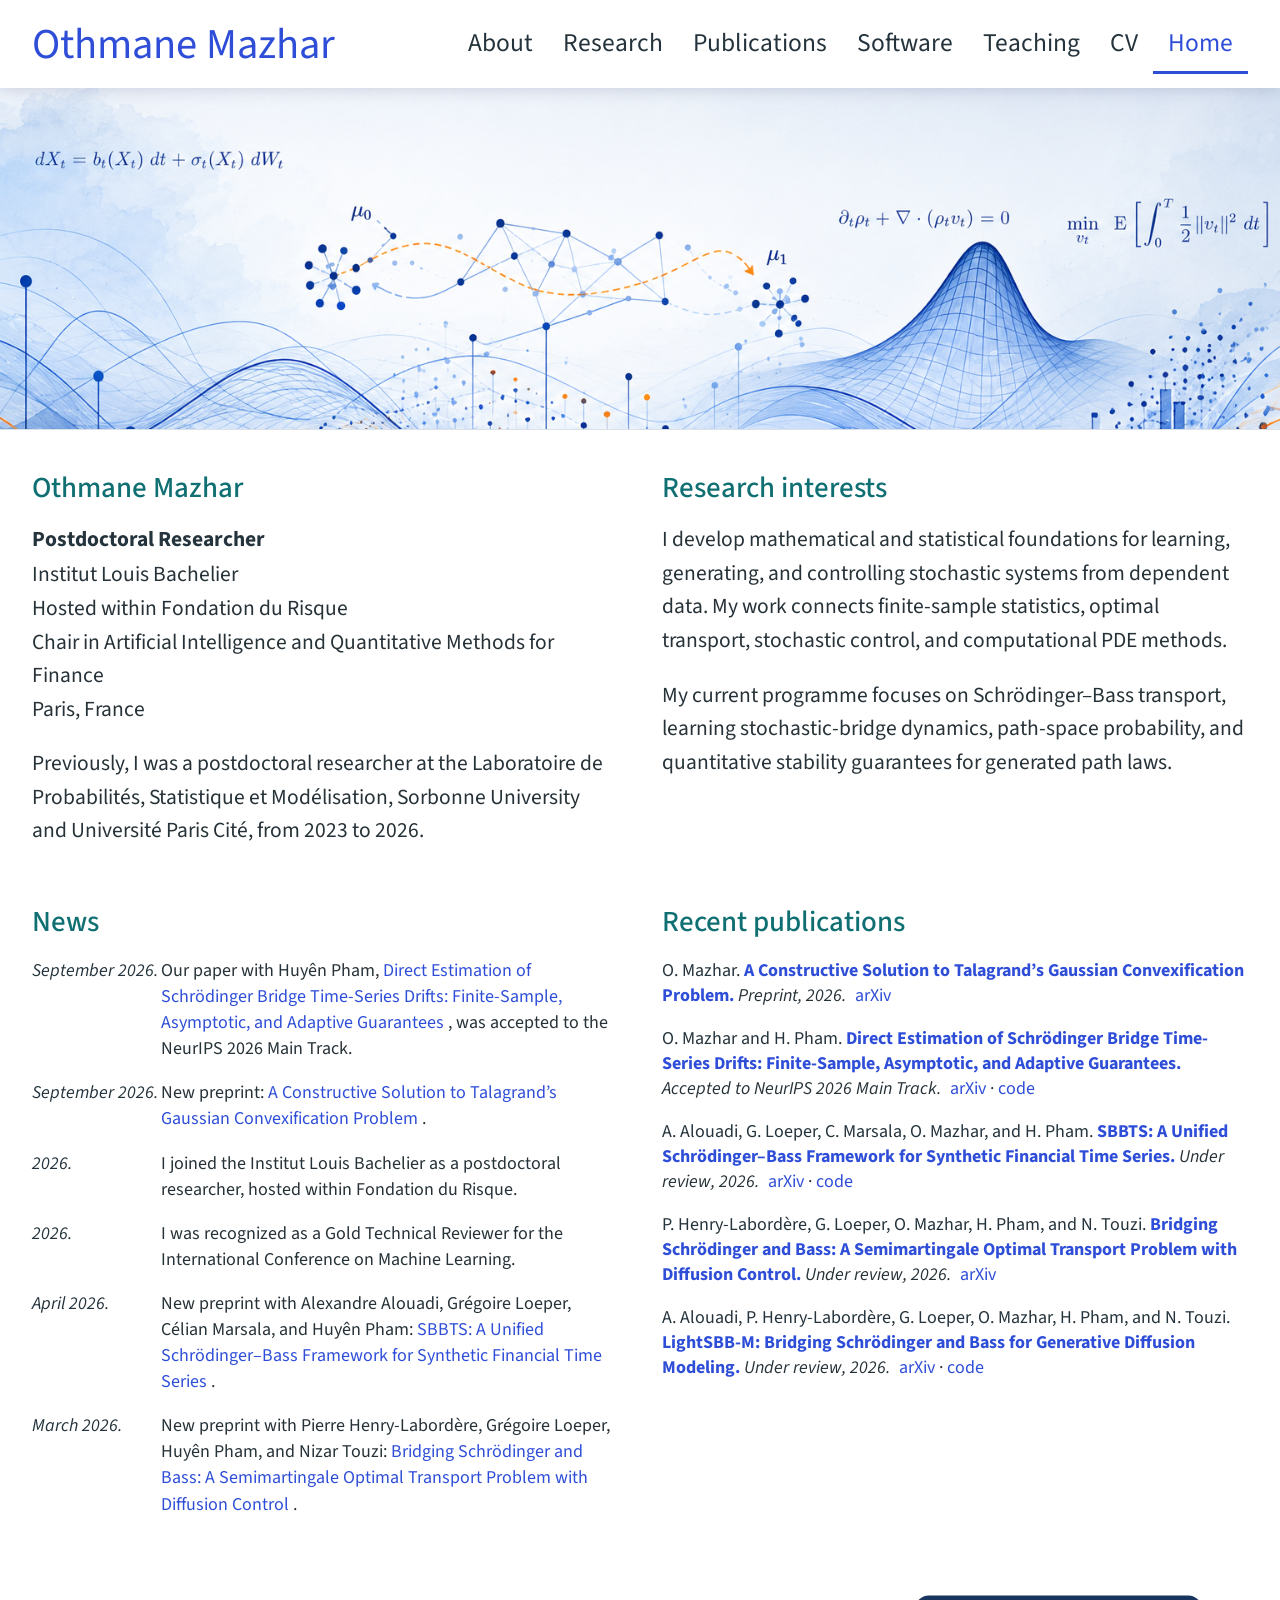
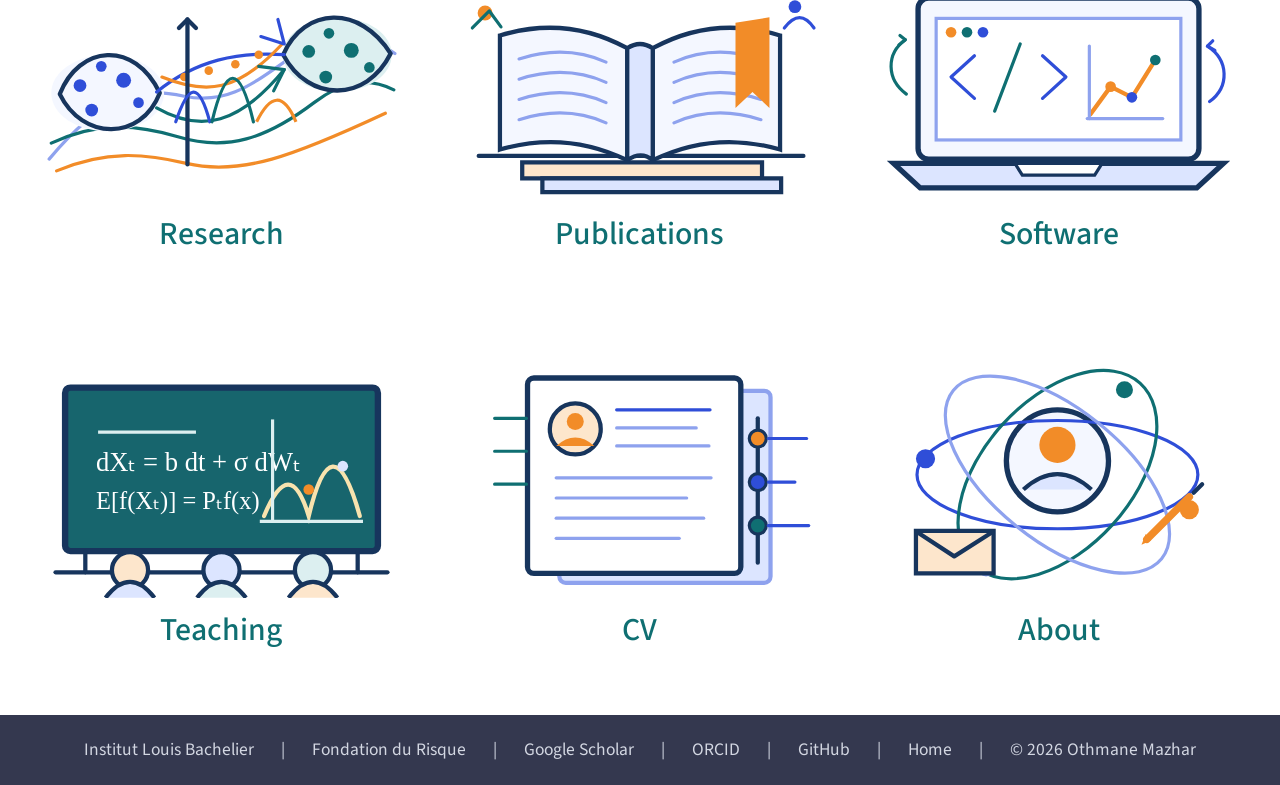
<file: index.html>
<!doctype html>
<html lang="en">
<head>
  <meta charset="utf-8">
  <meta name="viewport" content="width=device-width, initial-scale=1">

  <title>Othmane Mazhar</title>
  <meta name="description" content="Academic website of Othmane Mazhar, a postdoctoral researcher working on mathematical statistics, stochastic generative models, optimal transport, stochastic control, and PDE methods.">
  <meta name="author" content="Othmane Mazhar">
  <meta name="google-site-verification" content="S6TZpfABrGHfKfgdTVGA9F2VQpVyyttwh7KwDreuRA8" />
<link rel="icon" href="assets/favicon.svg" type="image/svg+xml">
  <link rel="stylesheet" href="assets/homepage.css?v=20260805210646">





  <link rel="canonical" href="https://othmaneanalytics.github.io/">

  <meta property="og:type" content="website">
  <meta property="og:title" content="Othmane Mazhar">
  <meta
    property="og:description"
    content="Academic website of Othmane Mazhar, a postdoctoral researcher working on mathematical statistics, stochastic generative models, optimal transport, stochastic control, and PDE methods."
  >
  <meta property="og:url" content="https://othmaneanalytics.github.io/">
  <meta property="og:image" content="https://othmaneanalytics.github.io/assets/home/hero.png">

  <meta name="twitter:card" content="summary_large_image">
  <meta name="twitter:title" content="Othmane Mazhar">
  <meta
    name="twitter:description"
    content="Academic website of Othmane Mazhar, a postdoctoral researcher working on mathematical statistics, stochastic generative models, optimal transport, stochastic control, and PDE methods."
  >
  <meta name="twitter:image" content="https://othmaneanalytics.github.io/assets/home/hero.png">

  <link rel="stylesheet" href="assets/site-final-tweaks.css?v=20260824005440">
  <link rel="stylesheet" href="assets/visual-corrections-20260824.css?v=1">
  <link rel="stylesheet" href="assets/hero-final-crop.css?v=20260824d">

  <script type="application/ld+json">
  {
    "@context": "https://schema.org",
    "@type": "ProfilePage",
    "url": "https://othmaneanalytics.github.io/",
    "mainEntity": {
      "@type": "Person",
      "@id": "https://othmaneanalytics.github.io/#othmane-mazhar",
      "name": "Othmane Mazhar",
      "givenName": "Othmane",
      "familyName": "Mazhar",
      "url": "https://othmaneanalytics.github.io/",
      "image": "https://othmaneanalytics.github.io/assets/profile.jpg",
      "jobTitle": "Postdoctoral Researcher",
      "description": "Postdoctoral researcher working on mathematical statistics, stochastic generative models, optimal transport, stochastic control, and PDE methods.",
      "affiliation": [
        {
          "@type": "Organization",
          "name": "Institut Louis Bachelier",
          "url": "https://www.institutlouisbachelier.org/en"
        },
        {
          "@type": "Organization",
          "name": "Fondation du Risque",
          "url": "https://www.institutlouisbachelier.org/en/we-are/about-the-fondation-du-risque"
        }
      ],
      "sameAs": [
        "https://orcid.org/0000-0003-1521-9091",
        "https://scholar.google.com/citations?user=M4yrAe8AAAAJ",
        "https://github.com/OthmaneAnalytics"
      ],
      "knowsAbout": [
        "Mathematical statistics",
        "Stochastic generative models",
        "Optimal transport",
        "Stochastic control",
        "Partial differential equations",
        "Schrodinger bridges"
      ]
    }
  }
  </script>

</head>

<body>
  <a class="skip-link" href="#main">Skip to content</a>

  <header class="site-header">
    <div class="container header-row">
      <div class="site-name">
        <a href="index.html">Othmane Mazhar</a>
      </div>

      <button
        class="menu-button"
        type="button"
        aria-expanded="false"
        aria-controls="primary-navigation"
      >
        Menu
      </button>

      <nav
        id="primary-navigation"
        class="site-nav"
        aria-label="Primary navigation"
      >
        <a href="about.html">About</a>
        <a href="research.html">Research</a>
        <a href="publications.html">Publications</a>
        <a href="software.html">Software</a>
        <a href="teaching.html">Teaching</a>
        <a href="cv.html">CV</a>
        <a href="index.html" aria-current="page">Home</a>
      </nav>
    </div>
  </header>

  <main id="main">

    <section
      class="hero"
      aria-label="Mathematical illustration representing stochastic processes, probability, optimal transport, and statistical learning"
    ></section>

    <section class="container home-information">
      <div class="info-row">
        <article class="info-column profile-text">
          <h1 class="profile-name-heading">Othmane Mazhar</h1>

          <p>
            <span class="position-title">Postdoctoral Researcher</span>
            Institut Louis Bachelier<br>
            Hosted within Fondation du Risque<br>
            Chair in Artificial Intelligence and Quantitative Methods for Finance<br>
            Paris, France
          </p>

          <p>
            Previously, I was a postdoctoral researcher at the Laboratoire
            de Probabilités, Statistique et Modélisation, Sorbonne University
            and Université Paris Cité, from 2023 to 2026.
          </p>
        </article>

        <article class="info-column research-text">
          <h2>Research interests</h2>

          <p>
            I develop mathematical and statistical foundations for learning,
            generating, and controlling stochastic systems from dependent data.
            My work connects finite-sample statistics, optimal transport,
            stochastic control, and computational PDE methods.
          </p>

          <p>
            My current programme focuses on Schrödinger–Bass transport,
            learning stochastic-bridge dynamics, path-space probability, and
            quantitative stability guarantees for generated path laws.
          </p>
        </article>
      </div>

      <div class="info-row">
        <article class="info-column">
          <h2>News</h2>

          <ul class="news-list">
            <li class="news-item">
              <span class="news-date">September 2026.</span>
              <span>
                Our paper with Huyên Pham,
                <a href="https://arxiv.org/abs/2605.05432">
                  Direct Estimation of Schrödinger Bridge Time-Series Drifts:
                  Finite-Sample, Asymptotic, and Adaptive Guarantees
                </a>, was accepted to the NeurIPS 2026 Main Track.
              </span>
            </li>

            <li class="news-item">
              <span class="news-date">September 2026.</span>
              <span>
                New preprint:
                <a href="https://arxiv.org/abs/2609.14832">
                  A Constructive Solution to Talagrand’s Gaussian Convexification Problem
                </a>.
              </span>
            </li>

            <li class="news-item">
              <span class="news-date">2026.</span>
              <span>
                I joined the Institut Louis Bachelier as a postdoctoral
                researcher, hosted within Fondation du Risque.
              </span>
            </li>

            <li class="news-item">
              <span class="news-date">2026.</span>
              <span>
                I was recognized as a Gold Technical Reviewer for the
                International Conference on Machine Learning.
              </span>
            </li>

            <li class="news-item">
              <span class="news-date">April 2026.</span>
              <span>
                New preprint with Alexandre Alouadi, Grégoire Loeper,
                Célian Marsala, and Huyên Pham:
                <a href="https://arxiv.org/abs/2604.07159">
                  SBBTS: A Unified Schrödinger–Bass Framework for Synthetic
                  Financial Time Series
                </a>.
              </span>
            </li>

            <li class="news-item">
              <span class="news-date">March 2026.</span>
              <span>
                New preprint with Pierre Henry-Labordère, Grégoire Loeper,
                Huyên Pham, and Nizar Touzi:
                <a href="https://arxiv.org/abs/2603.27712">
                  Bridging Schrödinger and Bass: A Semimartingale Optimal
                  Transport Problem with Diffusion Control
                </a>.
              </span>
            </li>
          </ul>
        </article>

        <article class="info-column">
          <h2>Recent publications</h2>

          <ul class="publication-list">
            <li class="publication-item">
              <span class="publication-authors">O. Mazhar.</span>
              <a class="publication-title" href="https://arxiv.org/abs/2609.14832">
                A Constructive Solution to Talagrand’s Gaussian Convexification Problem.
              </a>
              <span class="publication-venue">Preprint, 2026.</span>
              <span class="publication-links">
                <a href="https://arxiv.org/abs/2609.14832">arXiv</a>
              </span>
            </li>

            <li class="publication-item">
              <span class="publication-authors">
                O. Mazhar and H. Pham.
              </span>
              <a
                class="publication-title"
                href="https://arxiv.org/abs/2605.05432"
              >
                Direct Estimation of Schrödinger Bridge Time-Series Drifts:
                Finite-Sample, Asymptotic, and Adaptive Guarantees.
              </a>
              <span class="publication-venue">
                Accepted to NeurIPS 2026 Main Track.
              </span>
              <span class="publication-links">
                <a href="https://arxiv.org/abs/2605.05432">arXiv</a>
                ·
                <a href="https://github.com/OthmaneAnalytics/sb-drift-experiments">code</a>
              </span>
            </li>

            <li class="publication-item">
              <span class="publication-authors">
                A. Alouadi, G. Loeper, C. Marsala, O. Mazhar, and H. Pham.
              </span>
              <a
                class="publication-title"
                href="https://arxiv.org/abs/2604.07159"
              >
                SBBTS: A Unified Schrödinger–Bass Framework for Synthetic
                Financial Time Series.
              </a>
              <span class="publication-venue">
                Under review, 2026.
              </span>
              <span class="publication-links">
                <a href="https://arxiv.org/abs/2604.07159">arXiv</a>
                ·
                <a href="https://github.com/alexouadi/SBBTS">code</a>
              </span>
            </li>

            <li class="publication-item">
              <span class="publication-authors">
                P. Henry-Labordère, G. Loeper, O. Mazhar, H. Pham,
                and N. Touzi.
              </span>
              <a
                class="publication-title"
                href="https://arxiv.org/abs/2603.27712"
              >
                Bridging Schrödinger and Bass: A Semimartingale Optimal
                Transport Problem with Diffusion Control.
              </a>
              <span class="publication-venue">
                Under review, 2026.
              </span>
              <span class="publication-links">
                <a href="https://arxiv.org/abs/2603.27712">arXiv</a>
              </span>
            </li>

            <li class="publication-item">
              <span class="publication-authors">
                A. Alouadi, P. Henry-Labordère, G. Loeper, O. Mazhar,
                H. Pham, and N. Touzi.
              </span>
              <a
                class="publication-title"
                href="https://arxiv.org/abs/2601.19312"
              >
                LightSBB-M: Bridging Schrödinger and Bass for Generative
                Diffusion Modeling.
              </a>
              <span class="publication-venue">
                Under review, 2026.
              </span>
              <span class="publication-links">
                <a href="https://arxiv.org/abs/2601.19312">arXiv</a>
                ·
                <a href="https://github.com/alexouadi/LightSBB-M">code</a>
              </span>
            </li>

          </ul>
        </article>
      </div>
    </section>

    <section class="container navigation-grid" aria-label="Website sections">
      <div class="tile-grid">
        <article class="navigation-tile">
          <a href="research.html">
            <img src="assets/home/research.svg" alt="">
            Research
          </a>
        </article>

        <article class="navigation-tile">
          <a href="publications.html">
            <img src="assets/home/publications.svg" alt="">
            Publications
          </a>
        </article>

        <article class="navigation-tile">
          <a href="software.html">
            <img src="assets/home/software.svg" alt="">
            Software
          </a>
        </article>

        <article class="navigation-tile">
          <a href="teaching.html">
            <img src="assets/home/teaching.svg" alt="">
            Teaching
          </a>
        </article>

        <article class="navigation-tile">
          <a href="cv.html">
            <img src="assets/home/cv.svg" alt="">
            CV
          </a>
        </article>

        <article class="navigation-tile">
          <a href="about.html">
            <img src="assets/home/about.svg" alt="">
            About
          </a>
        </article>
      </div>
    </section>
  </main>

  <footer class="site-footer">
    <div class="container footer-row">
      <a href="https://www.institutlouisbachelier.org/en">
        Institut Louis Bachelier
      </a>
      <span class="footer-divider">|</span>

      <a href="https://www.institutlouisbachelier.org/en/we-are/about-the-fondation-du-risque">
        Fondation du Risque
      </a>
      <span class="footer-divider">|</span>

      <a href="https://scholar.google.com/citations?user=M4yrAe8AAAAJ&amp;hl=en">
        Google Scholar
      </a>
      <span class="footer-divider">|</span>

      <a href="https://orcid.org/0000-0003-1521-9091">
        ORCID
      </a>
      <span class="footer-divider">|</span>

      <a href="https://github.com/OthmaneAnalytics">
        GitHub
      </a>
      <span class="footer-divider">|</span>

      <a href="index.html" aria-current="page">Home</a>
      <span class="footer-divider">|</span>

      <span>© 2026 Othmane Mazhar</span>
    </div>
  </footer>

  <script>
    const menuButton = document.querySelector(".menu-button");
    const navigation = document.querySelector(".site-nav");

    menuButton.addEventListener("click", () => {
      const isOpen = navigation.classList.toggle("open");
      document.body.classList.toggle("menu-open", isOpen);
      menuButton.setAttribute("aria-expanded", String(isOpen));
    });

    navigation.querySelectorAll("a").forEach(link => {
      link.addEventListener("click", () => {
        navigation.classList.remove("open");
        document.body.classList.remove("menu-open");
        menuButton.setAttribute("aria-expanded", "false");
      });
    });
  </script>
</body>
</html>
</file>
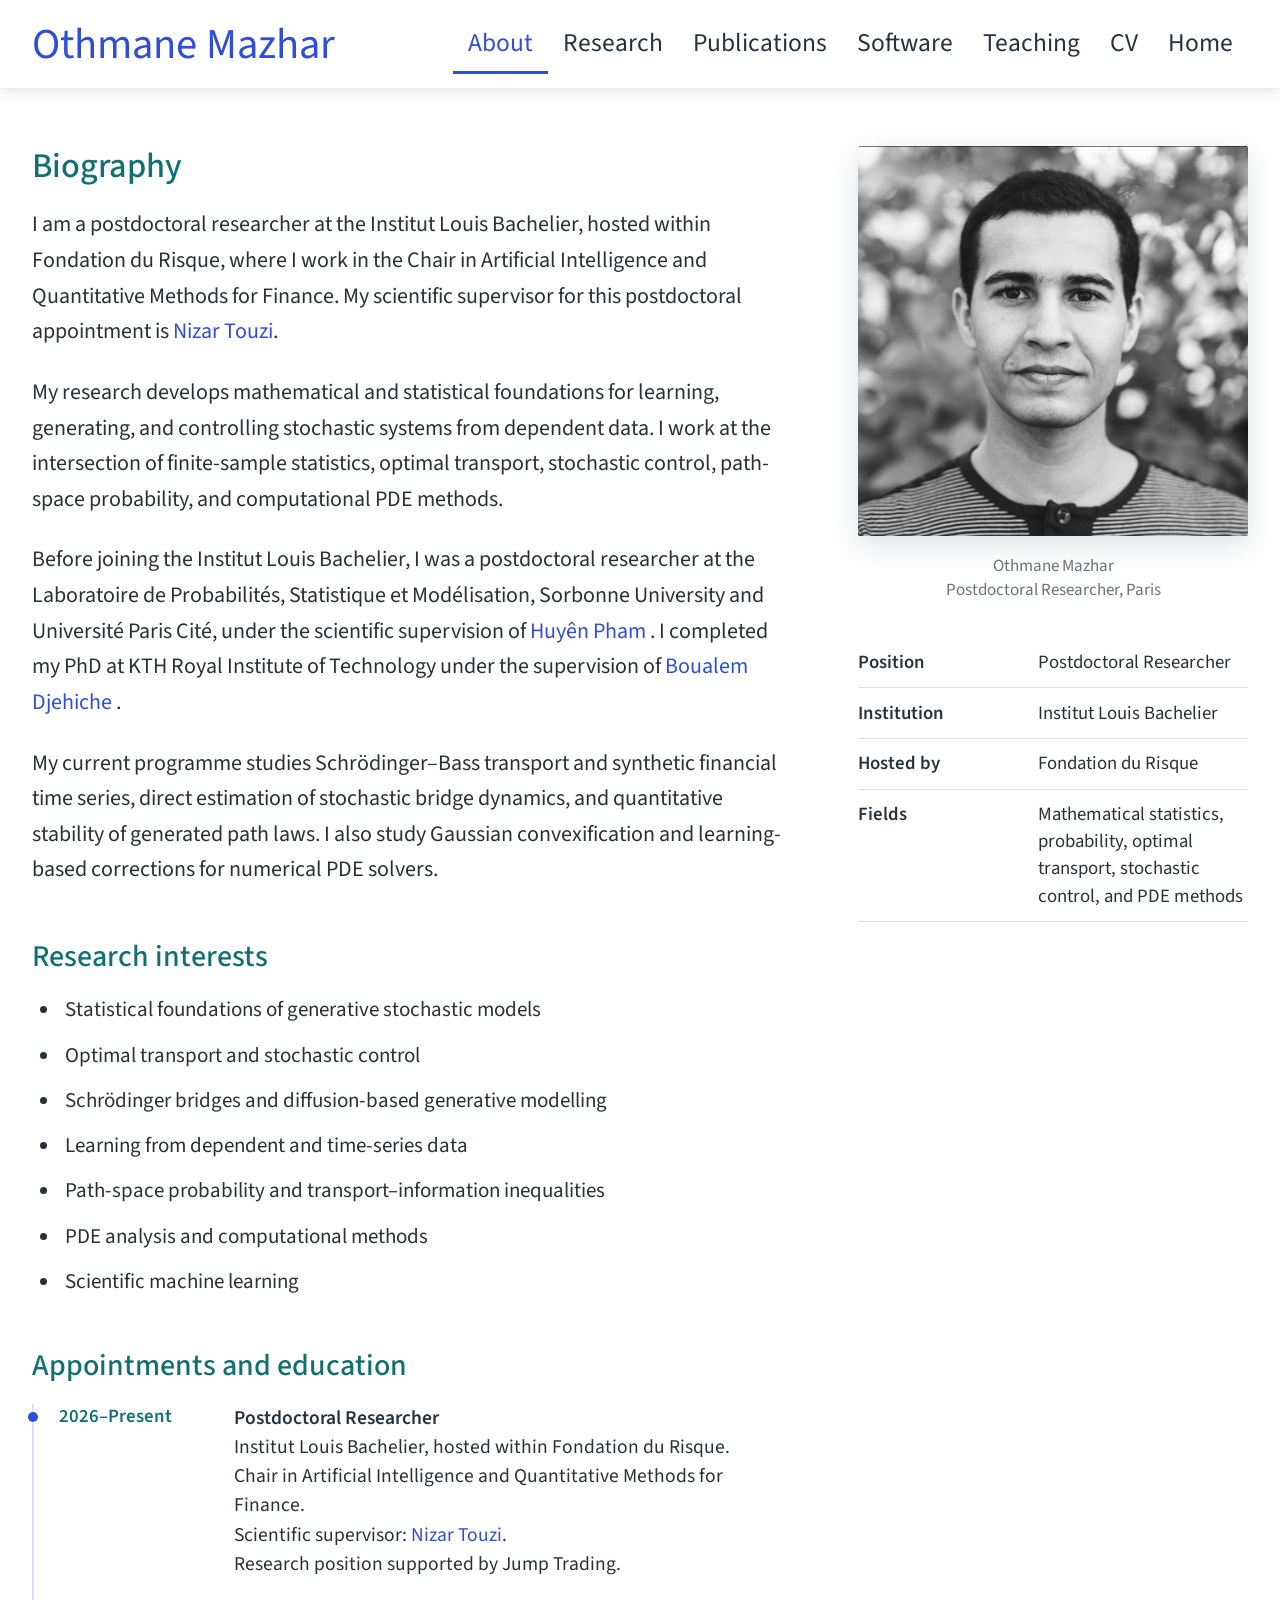
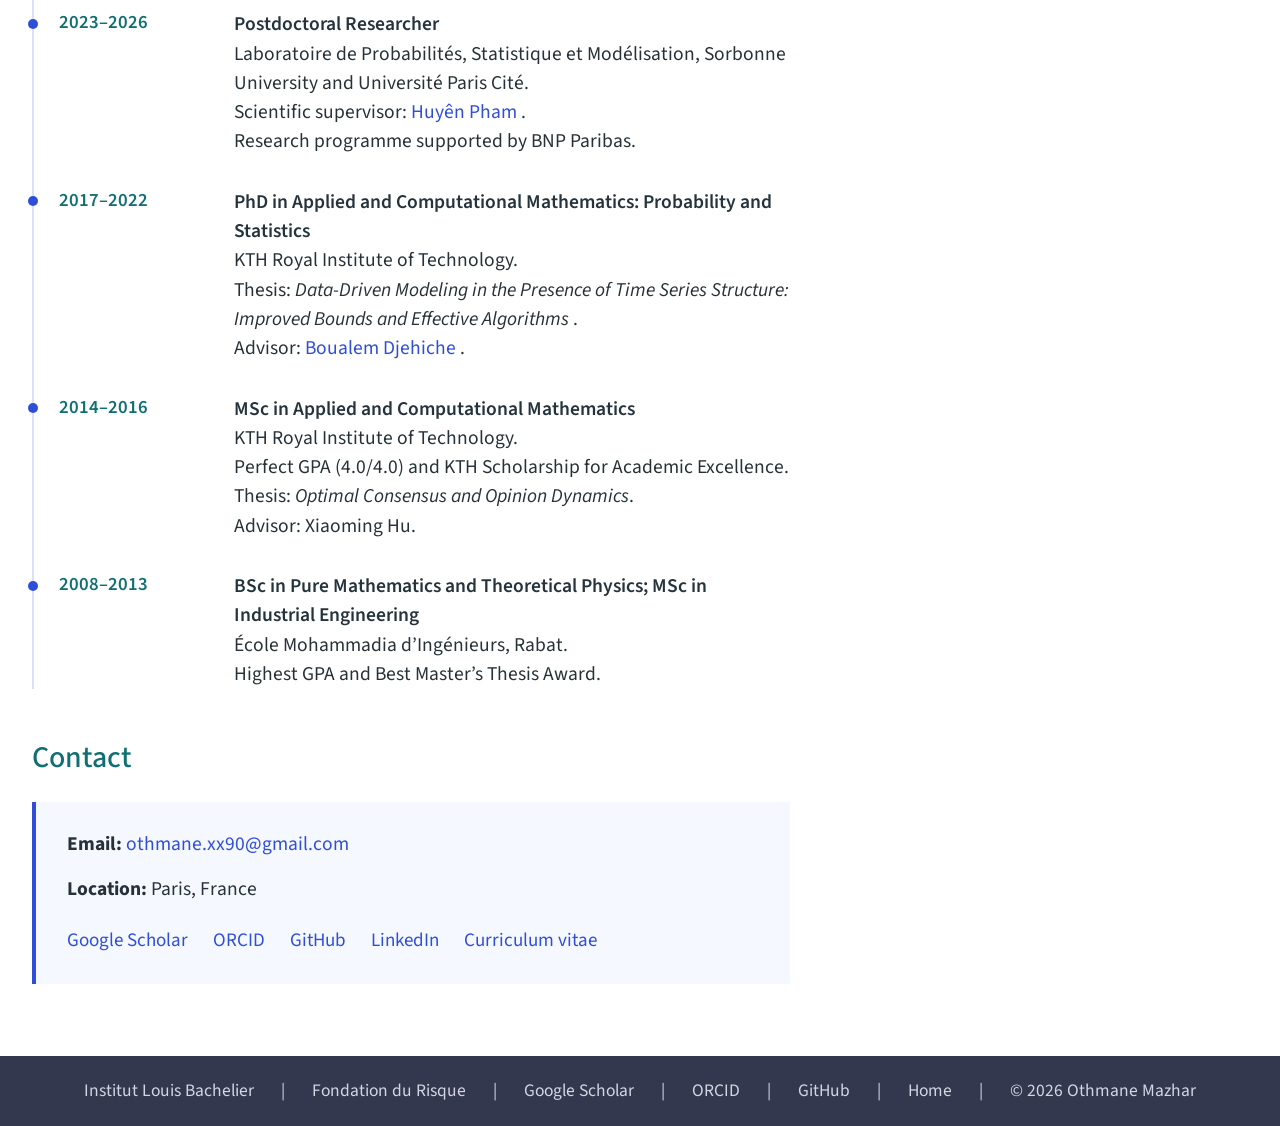
<file: about.html>
<!doctype html>
<html lang="en" data-build="ABOUT-UNIFIED-20260805211809">
<head>
  <meta charset="utf-8">
  <meta name="viewport" content="width=device-width, initial-scale=1">

  <title>About | Othmane Mazhar</title>

  <meta
    name="description"
    content="Biography, research interests, appointments, education, and contact information for Othmane Mazhar."
  >
<link rel="icon" href="assets/favicon.svg" type="image/svg+xml">
  <link rel="stylesheet" href="assets/homepage.css?v=20260805175539">

  <link rel="canonical" href="https://othmaneanalytics.github.io/about.html">

  <meta property="og:type" content="website">
  <meta property="og:title" content="About | Othmane Mazhar">
  <meta
    property="og:description"
    content="Biography, research interests, appointments, education, and contact information for Othmane Mazhar."
  >
  <meta property="og:url" content="https://othmaneanalytics.github.io/about.html">
  <meta property="og:image" content="https://othmaneanalytics.github.io/assets/home/hero.png">

  <meta name="twitter:card" content="summary_large_image">
  <meta name="twitter:title" content="About | Othmane Mazhar">
  <meta
    name="twitter:description"
    content="Biography, research interests, appointments, education, and contact information for Othmane Mazhar."
  >
  <meta name="twitter:image" content="https://othmaneanalytics.github.io/assets/home/hero.png">

  <link rel="stylesheet" href="assets/site-final-tweaks.css?v=20260824005440">
</head>

<body>
  <a class="skip-link" href="#main">Skip to content</a>

  <header class="site-header">
    <div class="container header-row">
      <div class="site-name">
        <a href="index.html">Othmane Mazhar</a>
      </div>

      <button
        class="menu-button"
        type="button"
        aria-expanded="false"
        aria-controls="primary-navigation"
      >
        Menu
      </button>

      <nav
        id="primary-navigation"
        class="site-nav"
        aria-label="Primary navigation"
      >
        <a href="about.html" aria-current="page">About</a>
        <a href="research.html">Research</a>
        <a href="publications.html">Publications</a>
        <a href="software.html">Software</a>
        <a href="teaching.html">Teaching</a>
        <a href="cv.html">CV</a>
        <a href="index.html">Home</a>
      </nav>
    </div>
  </header>

  <main id="main" class="container page-main">
<div class="about-layout">
      <div class="about-content">
        <section class="about-section">
          <h1 class="biography-title">Biography</h1>
          <p>
            I am a postdoctoral researcher at the Institut Louis Bachelier,
            hosted within Fondation du Risque, where I work in the Chair in
            Artificial Intelligence and Quantitative Methods for Finance.
            My scientific supervisor for this postdoctoral appointment is
            <a href="https://nizartouzi.github.io/">Nizar Touzi</a>.
          </p>


          <p>
            My research develops mathematical and statistical foundations for
            learning, generating, and controlling stochastic systems from
            dependent data. I work at the intersection of finite-sample
            statistics, optimal transport, stochastic control, path-space
            probability, and computational PDE methods.
          </p>

          <p>
            Before joining the Institut Louis Bachelier, I was a postdoctoral
            researcher at the Laboratoire de Probabilités, Statistique et
            Modélisation, Sorbonne University and Université Paris Cité, under
            the scientific supervision of
            <a href="https://sites.google.com/site/phamxuanhuyen/">
              Huyên Pham
            </a>. I completed my PhD at
            KTH Royal Institute of Technology under the supervision of
            <a href="https://www.kth.se/profile/boualem?l=en">
              Boualem Djehiche
            </a>.
          </p>

          <p>
            My current programme studies Schrödinger–Bass transport and
            synthetic financial time series, direct estimation of stochastic
            bridge dynamics, and quantitative stability of generated path
            laws. I also study Gaussian convexification and learning-based
            corrections for numerical PDE solvers.
          </p>
        </section>

        <section class="about-section">
          <h2>Research interests</h2>

          <ul class="research-interest-list">
            <li>
              Statistical foundations of generative stochastic models
            </li>
            <li>
              Optimal transport and stochastic control
            </li>
            <li>
              Schrödinger bridges and diffusion-based generative modelling
            </li>
            <li>
              Learning from dependent and time-series data
            </li>
            <li>
              Path-space probability and transport–information inequalities
            </li>
            <li>
              PDE analysis and computational methods
            </li>
            <li>
              Scientific machine learning
            </li>
          </ul>
        </section>

        <section class="about-section">
          <h2>Appointments and education</h2>

          <div class="timeline">
            <div class="timeline-item">
              <div class="timeline-years">2026–Present</div>

              <div class="timeline-description">
                <strong>Postdoctoral Researcher</strong>
                Institut Louis Bachelier, hosted within Fondation du Risque.<br>
                Chair in Artificial Intelligence and Quantitative Methods
                for Finance.<br>
                Scientific supervisor:
                <a href="https://nizartouzi.github.io/">Nizar Touzi</a>.<br>
                Research position supported by Jump Trading.
              </div>
            </div>

            <div class="timeline-item">
              <div class="timeline-years">2023–2026</div>

              <div class="timeline-description">
                <strong>Postdoctoral Researcher</strong>
                Laboratoire de Probabilités, Statistique et Modélisation,
                Sorbonne University and Université Paris Cité.<br>
                Scientific supervisor:
                <a href="https://sites.google.com/site/phamxuanhuyen/">
                  Huyên Pham
                </a>.<br>
                Research programme supported by BNP Paribas.
              </div>
            </div>

            <div class="timeline-item">
              <div class="timeline-years">2017–2022</div>

              <div class="timeline-description">
                <strong>
                  PhD in Applied and Computational Mathematics:
                  Probability and Statistics
                </strong>
                KTH Royal Institute of Technology.<br>
                Thesis:
                <em>
                  Data-Driven Modeling in the Presence of Time Series
                  Structure: Improved Bounds and Effective Algorithms
                </em>.<br>
                Advisor:
                <a href="https://www.kth.se/profile/boualem?l=en">
                  Boualem Djehiche
                </a>.
              </div>
            </div>

            <div class="timeline-item">
              <div class="timeline-years">2014–2016</div>

              <div class="timeline-description">
                <strong>
                  MSc in Applied and Computational Mathematics
                </strong>
                KTH Royal Institute of Technology.<br>
                Perfect GPA (4.0/4.0) and KTH Scholarship for Academic
                Excellence.<br>
                Thesis: <em>Optimal Consensus and Opinion Dynamics</em>.<br>
                Advisor: Xiaoming Hu.
              </div>
            </div>

            <div class="timeline-item">
              <div class="timeline-years">2008–2013</div>

              <div class="timeline-description">
                <strong>
                  BSc in Pure Mathematics and Theoretical Physics;
                  MSc in Industrial Engineering
                </strong>
                École Mohammadia d’Ingénieurs, Rabat.<br>
                Highest GPA and Best Master’s Thesis Award.
              </div>
            </div>
          </div>
        </section>

        <section class="about-section">
          <h2>Contact</h2>

          <div class="contact-panel">
            <p>
              <strong>Email:</strong>
              <a href="mailto:othmane.xx90@gmail.com">
                othmane.xx90@gmail.com
              </a>
            </p>

            <p>
              <strong>Location:</strong>
              Paris, France
            </p>

            <div class="contact-links">
              <a href="https://scholar.google.com/citations?user=M4yrAe8AAAAJ&amp;hl=en">
                Google Scholar
              </a>

              <a href="https://orcid.org/0000-0003-1521-9091">
                ORCID
              </a>

              <a href="https://github.com/OthmaneAnalytics">
                GitHub
              </a>

              <a href="https://www.linkedin.com/in/othmane-mazhar-8a5426199/">
                LinkedIn
              </a>

              <a href="cv.html">
                Curriculum vitae
              </a>
            </div>
          </div>
        </section>
      </div>

      <aside class="about-photo-column">
        <img
          class="about-photo"
          src="assets/profile.jpg"
          alt="Portrait of Othmane Mazhar"
        >

        <p class="about-photo-caption">
          Othmane Mazhar<br>
          Postdoctoral Researcher, Paris
        </p>

        <ul class="about-details">
          <li>
            <strong>Position</strong>
            <span>Postdoctoral Researcher</span>
          </li>

          <li>
            <strong>Institution</strong>
            <span>Institut Louis Bachelier</span>
          </li>

          <li>
            <strong>Hosted by</strong>
            <span>Fondation du Risque</span>
          </li>

          <li>
            <strong>Fields</strong>
            <span>
              Mathematical statistics, probability, optimal transport,
              stochastic control, and PDE methods
            </span>
          </li>
        </ul>
      </aside>
    </div>
</main>

  <footer class="site-footer">
    <div class="container footer-row">
      <a href="https://www.institutlouisbachelier.org/en">
        Institut Louis Bachelier
      </a>

      <span class="footer-divider">|</span>

      <a href="https://www.institutlouisbachelier.org/en/we-are/about-the-fondation-du-risque">
        Fondation du Risque
      </a>

      <span class="footer-divider">|</span>

      <a href="https://scholar.google.com/citations?user=M4yrAe8AAAAJ&amp;hl=en">
        Google Scholar
      </a>

      <span class="footer-divider">|</span>

      <a href="https://orcid.org/0000-0003-1521-9091">
        ORCID
      </a>

      <span class="footer-divider">|</span>

      <a href="https://github.com/OthmaneAnalytics">
        GitHub
      </a>

      <span class="footer-divider">|</span>

      <a href="index.html">Home</a>

      <span class="footer-divider">|</span>

      <span>© 2026 Othmane Mazhar</span>
    </div>
  </footer>

  <script>
    const menuButton = document.querySelector(".menu-button");
    const navigation = document.querySelector(".site-nav");

    menuButton.addEventListener("click", () => {
      const isOpen = navigation.classList.toggle("open");
      document.body.classList.toggle("menu-open", isOpen);
      menuButton.setAttribute("aria-expanded", String(isOpen));
    });

    navigation.querySelectorAll("a").forEach(link => {
      link.addEventListener("click", () => {
        navigation.classList.remove("open");
        document.body.classList.remove("menu-open");
        menuButton.setAttribute("aria-expanded", "false");
      });
    });
  </script>
</body>
</html>
</file>
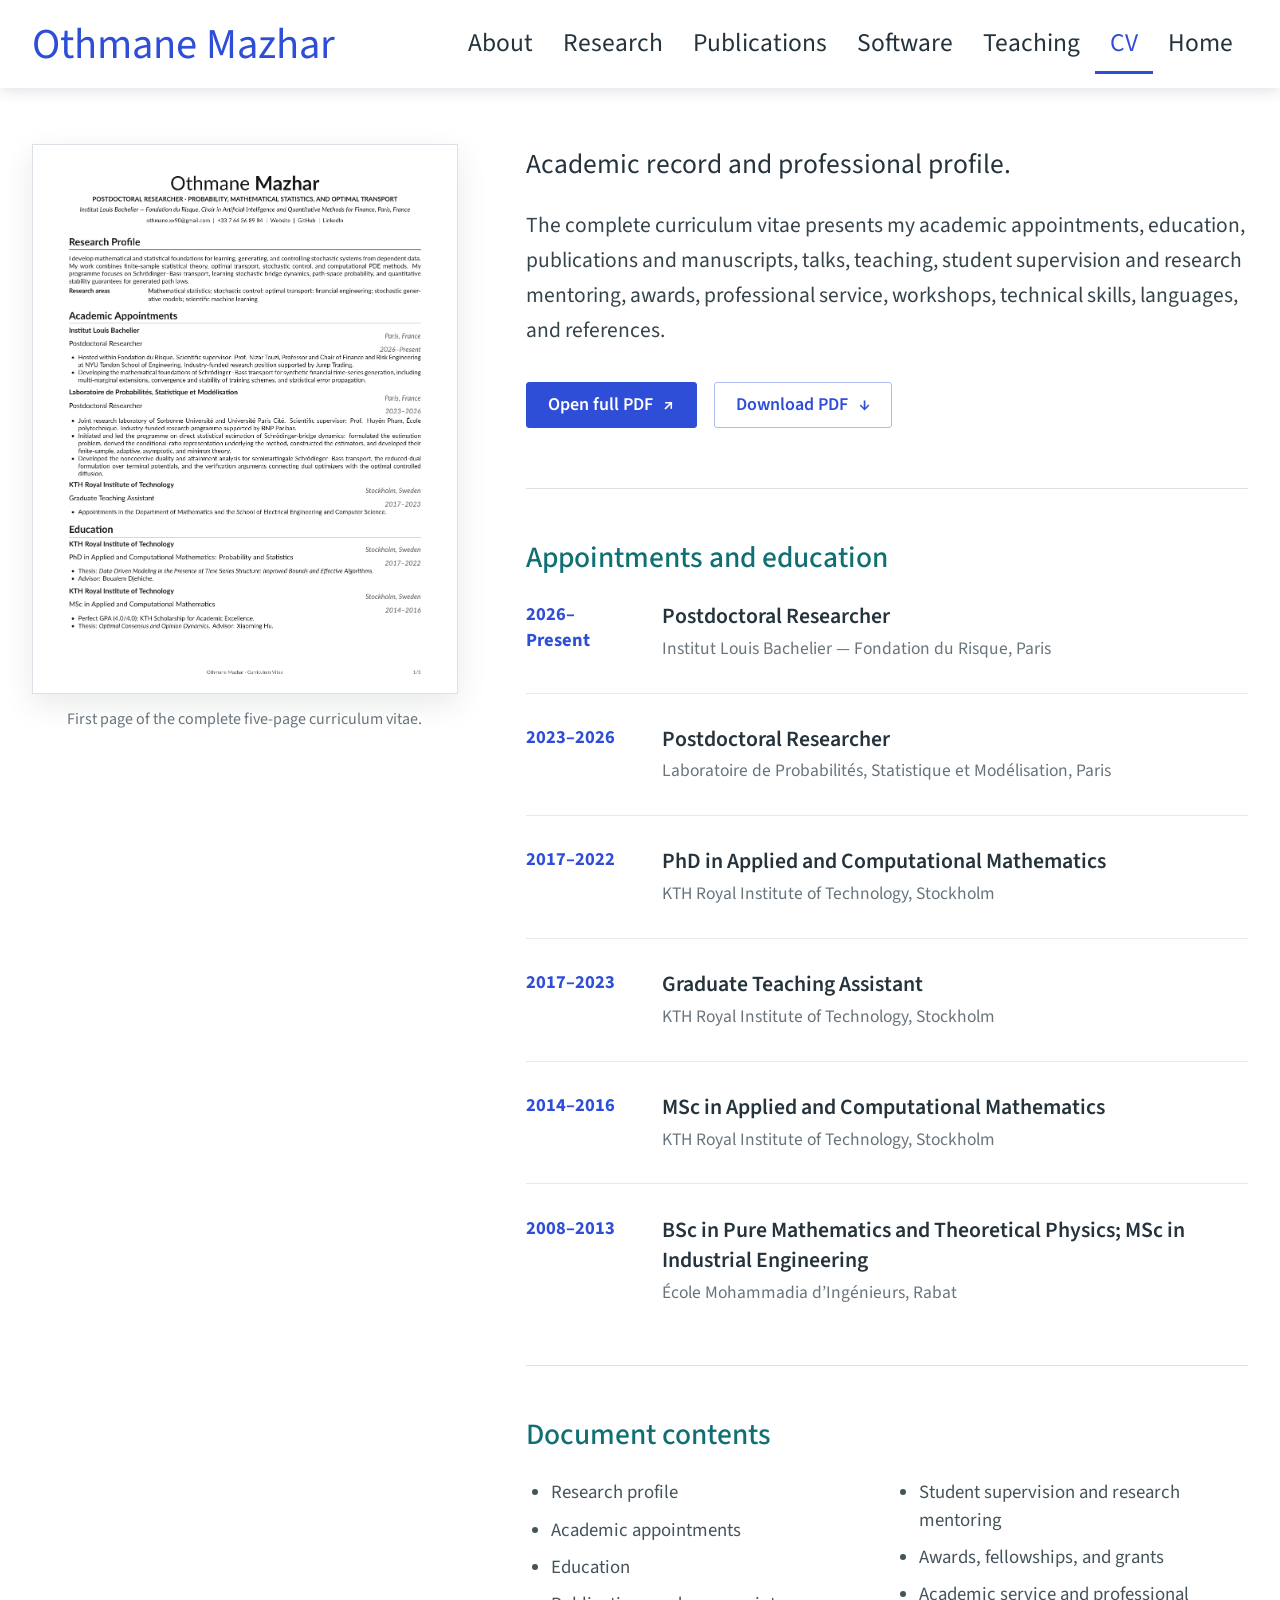
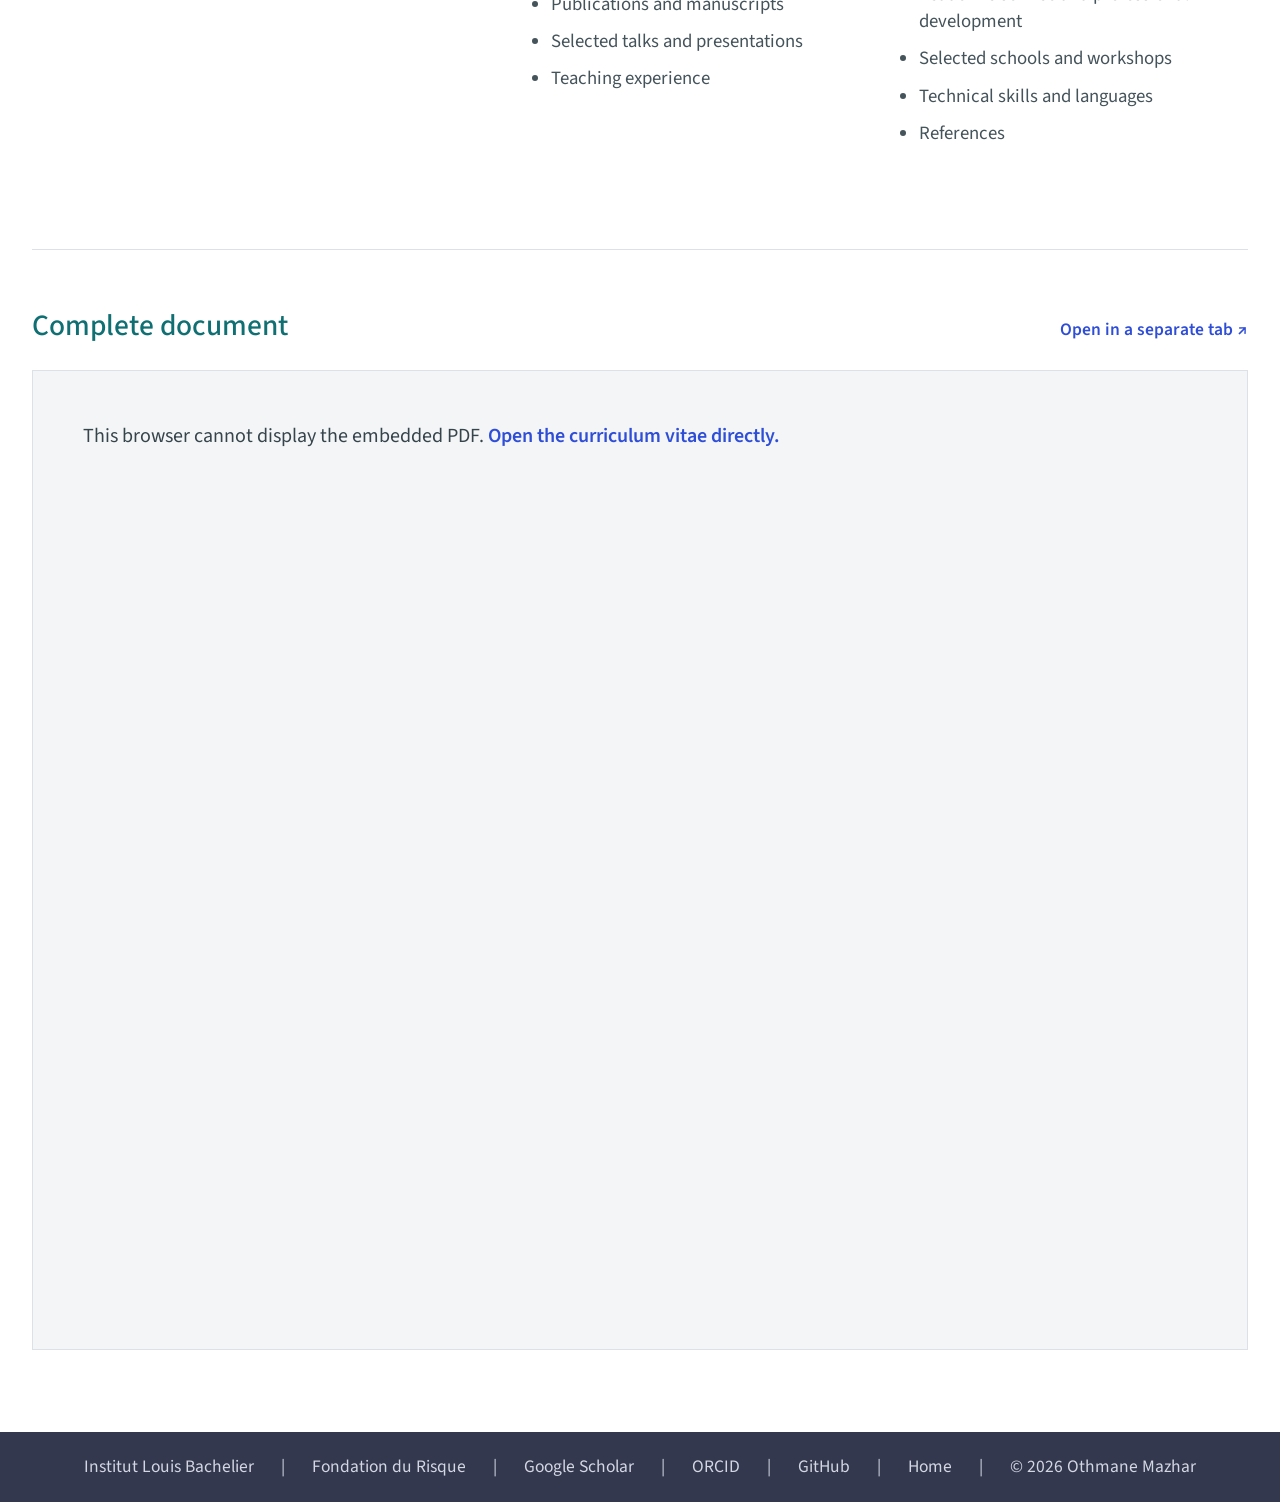
<file: cv.html>
<!doctype html>
<html lang="en" data-build="CV-TIMELINE-FINAL-20260805211809">
<head>
  <meta charset="utf-8">
  <meta name="viewport" content="width=device-width, initial-scale=1">

  <title>CV | Othmane Mazhar</title>

  <meta
    name="description"
    content="Curriculum vitae of Othmane Mazhar, including academic appointments, education, publications, teaching, supervision, service, and technical skills."
  >
<link rel="icon" href="assets/favicon.svg" type="image/svg+xml">

  <link
    rel="stylesheet"
    href="assets/homepage.css?v=20260805201834"
  >

  <link
    rel="stylesheet"
    href="assets/cv.css?v=20260805201834"
  >

  <link rel="canonical" href="https://othmaneanalytics.github.io/cv.html">

  <meta property="og:type" content="website">
  <meta property="og:title" content="CV | Othmane Mazhar">
  <meta
    property="og:description"
    content="Curriculum vitae of Othmane Mazhar, including academic appointments, education, publications, teaching, supervision, service, and technical skills."
  >
  <meta property="og:url" content="https://othmaneanalytics.github.io/cv.html">
  <meta property="og:image" content="https://othmaneanalytics.github.io/assets/home/hero.png">

  <meta name="twitter:card" content="summary_large_image">
  <meta name="twitter:title" content="CV | Othmane Mazhar">
  <meta
    name="twitter:description"
    content="Curriculum vitae of Othmane Mazhar, including academic appointments, education, publications, teaching, supervision, service, and technical skills."
  >
  <meta name="twitter:image" content="https://othmaneanalytics.github.io/assets/home/hero.png">

  <link rel="stylesheet" href="assets/site-final-tweaks.css?v=20260824005440">
</head>

<body>
  <!-- CV-PAGE-20260805201834 -->

  <a class="skip-link" href="#main">Skip to content</a>

  <header class="site-header">
    <div class="container header-row">
      <div class="site-name">
        <a href="index.html">Othmane Mazhar</a>
      </div>

      <button
        class="menu-button"
        type="button"
        aria-expanded="false"
        aria-controls="primary-navigation"
      >
        Menu
      </button>

      <nav
        id="primary-navigation"
        class="site-nav"
        aria-label="Primary navigation"
      >
        <a href="about.html">About</a>
        <a href="research.html">Research</a>
        <a href="publications.html">Publications</a>
        <a href="software.html">Software</a>
        <a href="teaching.html">Teaching</a>
        <a href="cv.html" aria-current="page">CV</a>
        <a href="index.html">Home</a>
      </nav>
    </div>
  </header>

  <main id="main" class="container cv-main">
    <h1 class="cv-visually-hidden">Curriculum vitae</h1>

    <div class="cv-intro-layout">
      <aside class="cv-preview-column">
        <figure class="cv-preview">
          <a
            href="documents/cv.pdf?v=20260924"
            target="_blank"
            rel="noopener"
            aria-label="Open the complete curriculum vitae"
          >
            <img
              src="assets/cv-preview.png?v=20260924"
              alt="First page of Othmane Mazhar's curriculum vitae"
            >
          </a>

          <figcaption>
            First page of the complete five-page curriculum vitae.
          </figcaption>
        </figure>
      </aside>

      <article class="cv-content">
        <p class="cv-lead">
          Academic record and professional profile.
        </p>

        <p class="cv-introduction">
          The complete curriculum vitae presents my academic appointments,
          education, publications and manuscripts, talks, teaching,
          student supervision and research mentoring, awards, professional
          service, workshops, technical skills, languages, and references.
        </p>

        <div class="cv-actions">
          <a
            class="cv-action cv-action-primary"
            href="documents/cv.pdf?v=20260924"
            target="_blank"
            rel="noopener"
          >
            Open full PDF
            <span aria-hidden="true">↗</span>
          </a>

          <a
            class="cv-action"
            href="documents/cv.pdf?v=20260924"
            download="Othmane-Mazhar-CV.pdf"
          >
            Download PDF
            <span aria-hidden="true">↓</span>
          </a>
        </div>

        <section class="cv-section">
          <h2 class="cv-section-title">
            Appointments and education
          </h2>

          <ol class="cv-timeline">
            <li class="cv-timeline-entry">
              <div class="cv-timeline-date">2026–Present</div>

              <div class="cv-timeline-body">
                <h3 class="cv-timeline-role">
                  Postdoctoral Researcher
                </h3>

                <p class="cv-timeline-place">
                  Institut Louis Bachelier — Fondation du Risque,
                  Paris
                </p>
              </div>
            </li>

            <li class="cv-timeline-entry">
              <div class="cv-timeline-date">2023–2026</div>

              <div class="cv-timeline-body">
                <h3 class="cv-timeline-role">
                  Postdoctoral Researcher
                </h3>

                <p class="cv-timeline-place">
                  Laboratoire de Probabilités, Statistique et
                  Modélisation, Paris
                </p>
              </div>
            </li>

            <li class="cv-timeline-entry">
              <div class="cv-timeline-date">2017–2022</div>

              <div class="cv-timeline-body">
                <h3 class="cv-timeline-role">
                  PhD in Applied and Computational Mathematics
                </h3>

                <p class="cv-timeline-place">
                  KTH Royal Institute of Technology, Stockholm
                </p>
              </div>
            </li>

            <li class="cv-timeline-entry">
              <div class="cv-timeline-date">2017–2023</div>

              <div class="cv-timeline-body">
                <h3 class="cv-timeline-role">
                  Graduate Teaching Assistant
                </h3>

                <p class="cv-timeline-place">
                  KTH Royal Institute of Technology, Stockholm
                </p>
              </div>
            </li>

            <li class="cv-timeline-entry">
              <div class="cv-timeline-date">2014–2016</div>

              <div class="cv-timeline-body">
                <h3 class="cv-timeline-role">
                  MSc in Applied and Computational Mathematics
                </h3>

                <p class="cv-timeline-place">
                  KTH Royal Institute of Technology, Stockholm
                </p>
              </div>
            </li>

            <li class="cv-timeline-entry">
              <div class="cv-timeline-date">2008–2013</div>

              <div class="cv-timeline-body">
                <h3 class="cv-timeline-role">
                  BSc in Pure Mathematics and Theoretical Physics;
                  MSc in Industrial Engineering
                </h3>

                <p class="cv-timeline-place">
                  École Mohammadia d’Ingénieurs, Rabat
                </p>
              </div>
            </li>
          </ol>
        </section>

        <section class="cv-section">
          <h2 class="cv-section-title">
            Document contents
          </h2>

          <ul class="cv-contents">
            <li>Research profile</li>
            <li>Academic appointments</li>
            <li>Education</li>
            <li>Publications and manuscripts</li>
            <li>Selected talks and presentations</li>
            <li>Teaching experience</li>
            <li>Student supervision and research mentoring</li>
            <li>Awards, fellowships, and grants</li>
            <li>Academic service and professional development</li>
            <li>Selected schools and workshops</li>
            <li>Technical skills and languages</li>
            <li>References</li>
          </ul>
        </section>
      </article>
    </div>

    <section class="cv-document-section" aria-label="Complete CV">
      <div class="cv-document-header">
        <h2 class="cv-document-title">
          Complete document
        </h2>

        <a
          class="cv-document-open"
          href="documents/cv.pdf?v=20260924"
          target="_blank"
          rel="noopener"
        >
          Open in a separate tab ↗
        </a>
      </div>

      <object
        class="cv-pdf-viewer"
        data="documents/cv.pdf?v=20260924#view=FitH&amp;toolbar=1&amp;navpanes=0"
        type="application/pdf"
      >
        <div class="cv-pdf-fallback">
          This browser cannot display the embedded PDF.
          <a href="documents/cv.pdf?v=20260924">
            Open the curriculum vitae directly.
          </a>
        </div>
      </object>
    </section>
  </main>

  <footer class="site-footer">
    <div class="container footer-row">
      <a href="https://www.institutlouisbachelier.org/en">
        Institut Louis Bachelier
      </a>

      <span class="footer-divider">|</span>

      <a href="https://www.institutlouisbachelier.org/en/we-are/about-the-fondation-du-risque">
        Fondation du Risque
      </a>

      <span class="footer-divider">|</span>

      <a href="https://scholar.google.com/citations?user=M4yrAe8AAAAJ&amp;hl=en">
        Google Scholar
      </a>

      <span class="footer-divider">|</span>

      <a href="https://orcid.org/0000-0003-1521-9091">
        ORCID
      </a>

      <span class="footer-divider">|</span>

      <a href="https://github.com/OthmaneAnalytics">
        GitHub
      </a>

      <span class="footer-divider">|</span>

      <a href="index.html">Home</a>

      <span class="footer-divider">|</span>

      <span>© 2026 Othmane Mazhar</span>
    </div>
  </footer>

  <script>
    const menuButton = document.querySelector(".menu-button");
    const navigation = document.querySelector(".site-nav");

    menuButton.addEventListener("click", () => {
      const isOpen = navigation.classList.toggle("open");
      document.body.classList.toggle("menu-open", isOpen);
      menuButton.setAttribute("aria-expanded", String(isOpen));
    });

    navigation.querySelectorAll("a").forEach(link => {
      link.addEventListener("click", () => {
        navigation.classList.remove("open");
        document.body.classList.remove("menu-open");
        menuButton.setAttribute("aria-expanded", "false");
      });
    });
  </script>
</body>
</html>
</file>
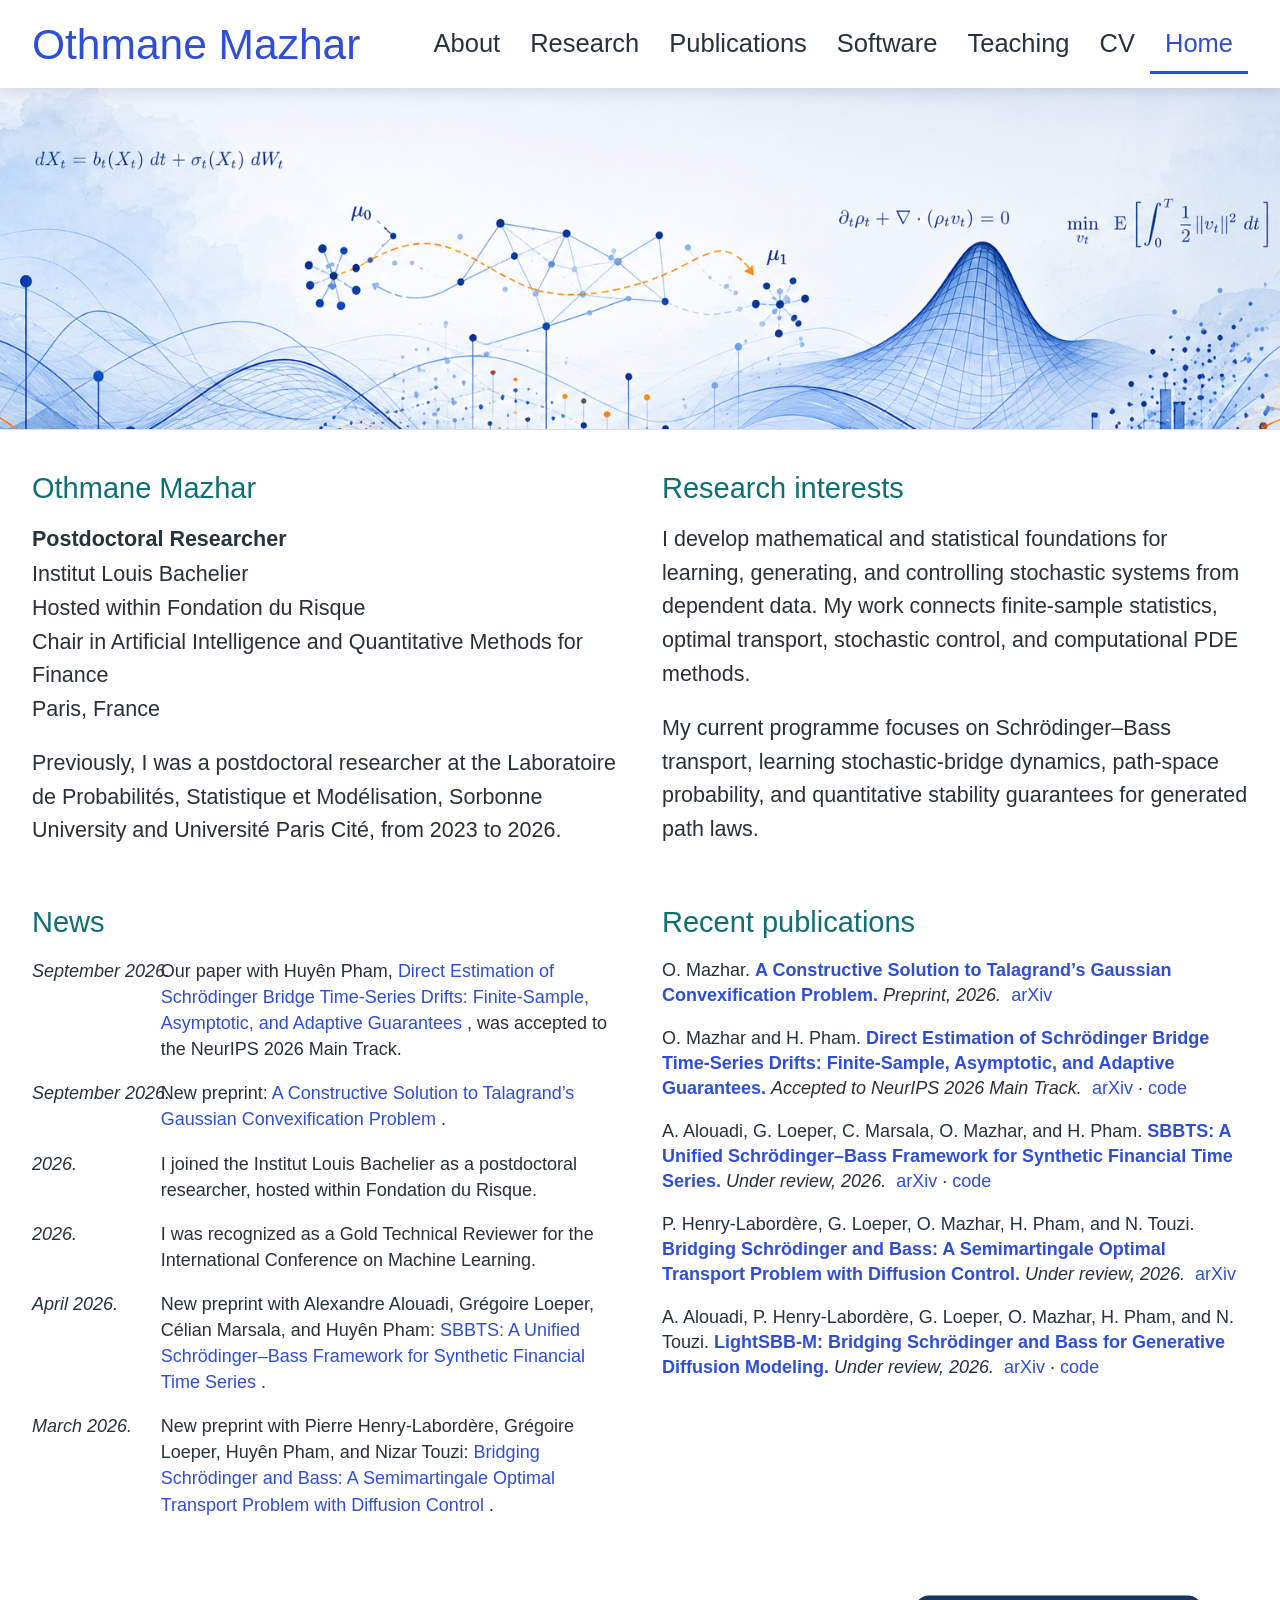
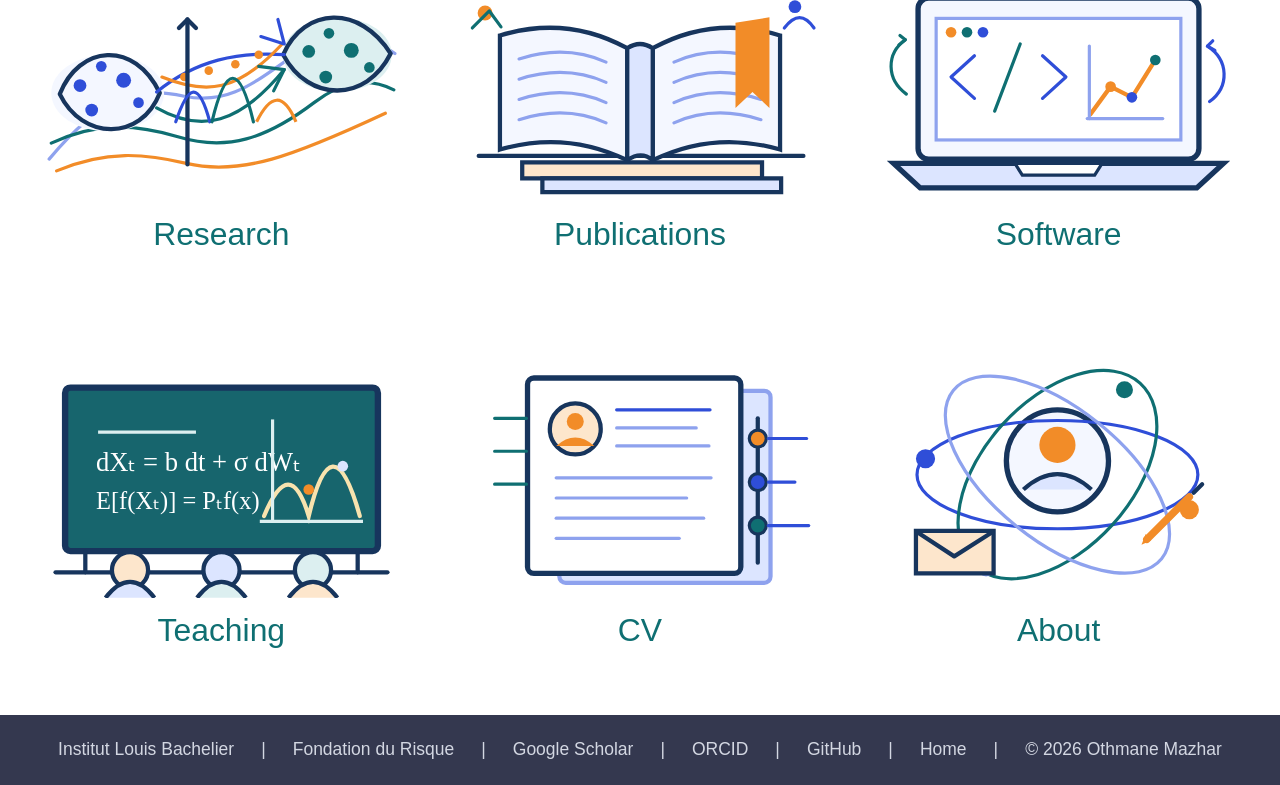
<file: homepage.html>
<!doctype html>
<html lang="en">
<head>
  <meta charset="utf-8">
  <meta name="viewport" content="width=device-width, initial-scale=1">

  <title>Othmane Mazhar</title>

  <link rel="canonical" href="https://othmaneanalytics.github.io/">
  <meta name="robots" content="noindex,follow">

  <meta
    http-equiv="refresh"
    content="0; url=https://othmaneanalytics.github.io/"
  >
</head>

<body>
  <p>
    This page has moved to
    <a href="https://othmaneanalytics.github.io/">
      Othmane Mazhar's academic website
    </a>.
  </p>
</body>
</html>
</file>
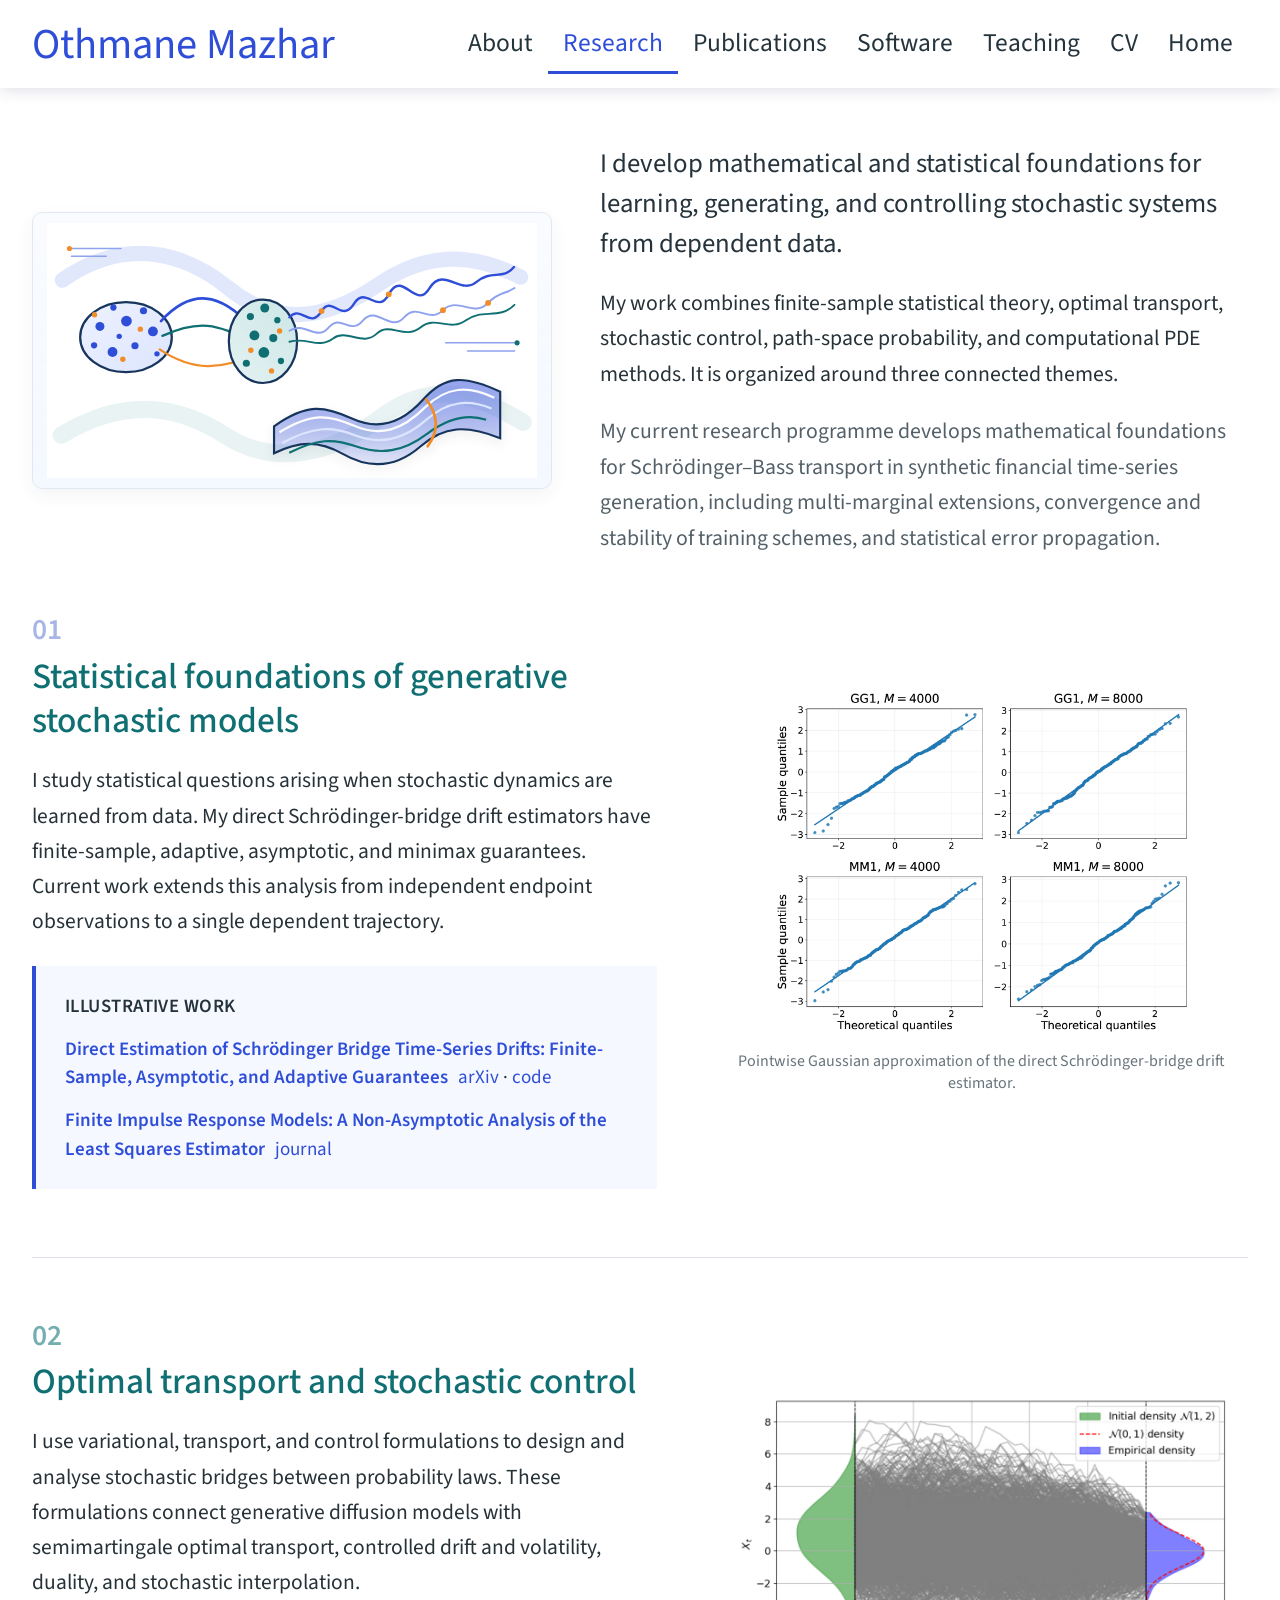
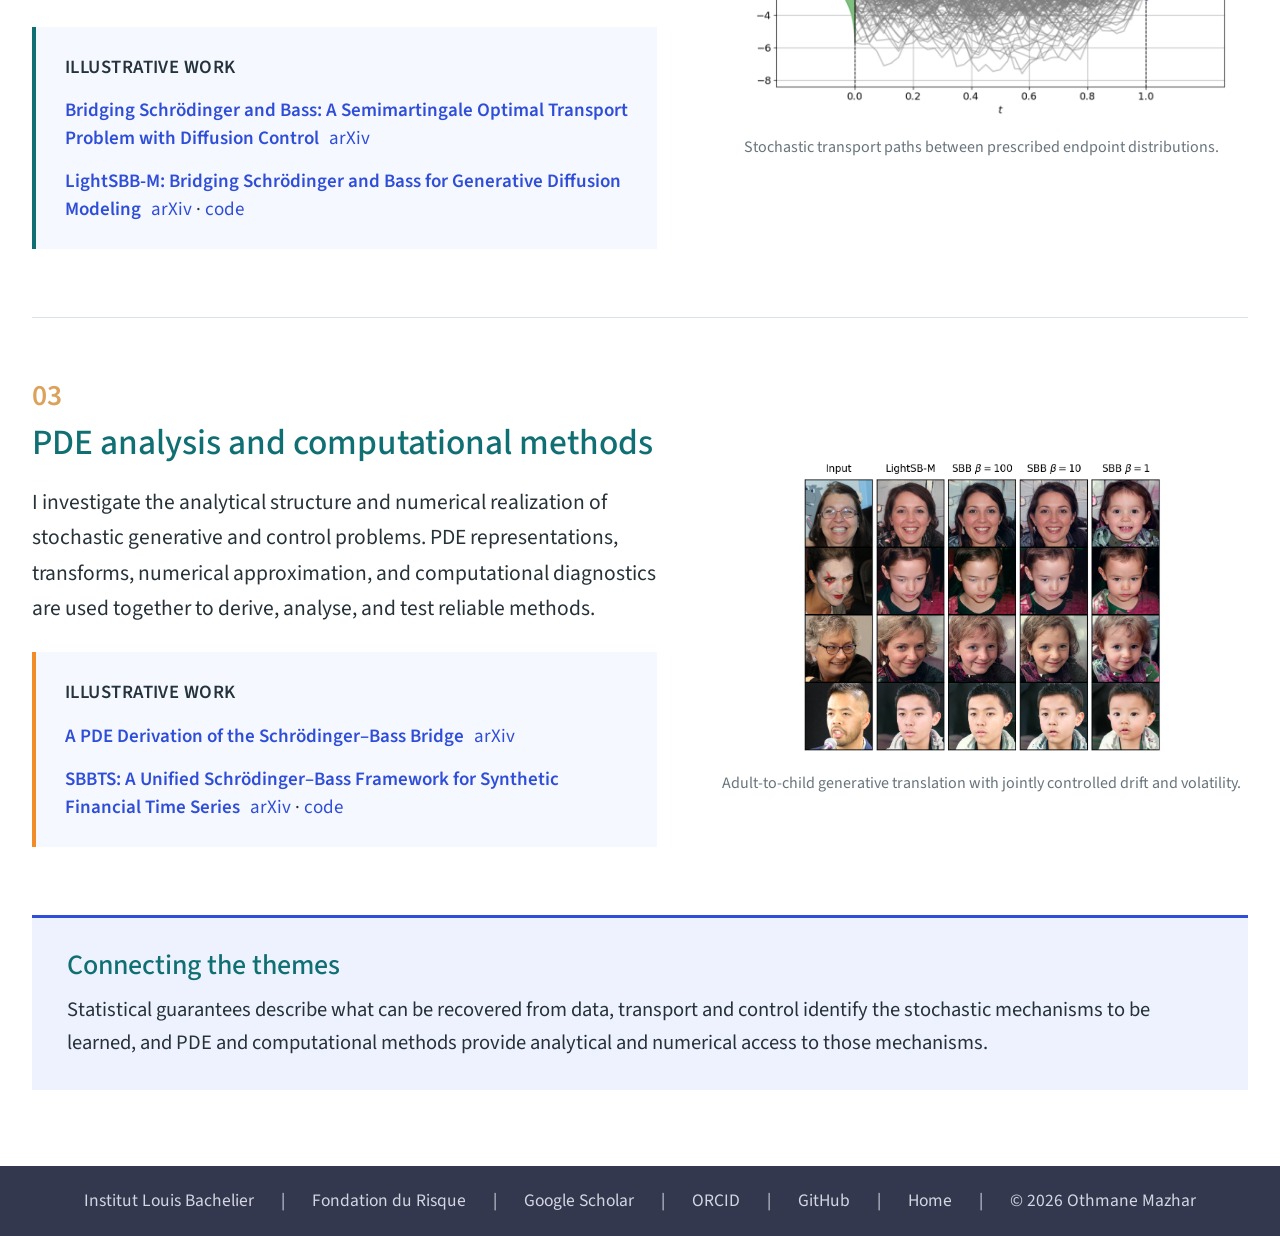
<file: research.html>
<!doctype html>
<html lang="en" data-build="FINAL-CV-ALIGNED-20260805205326">
<head>
  <meta charset="utf-8">
  <meta name="viewport" content="width=device-width, initial-scale=1">

  <meta http-equiv="Cache-Control" content="no-cache, no-store, must-revalidate">
  <meta http-equiv="Pragma" content="no-cache">
  <meta http-equiv="Expires" content="0">

  <title>Research | Othmane Mazhar</title>

  <meta
    name="description"
    content="Research of Othmane Mazhar in statistical foundations of stochastic generative models, optimal transport, stochastic control, and PDE methods."
  >

  <link rel="stylesheet" href="assets/homepage.css?build=20260805181851">

  <style>
    /* Unique V5 classes prevent every obsolete Research rule from applying. */

    #main.r5-main {
      display: block !important;
      width: min(calc(100% - 64px), 1440px);
      margin: 0 auto;
      padding: 56px 0 76px;
    }

    .r5-header {
      display: block !important;
      max-width: 1080px;
      margin: 0 0 64px;
    }

    .r5-title {
      margin: 0 0 0.75rem;
      color: #2f4ed8;
      font-size: 2rem;
      font-weight: 400;
      line-height: 1.1;
    }

    .r5-lead {
      max-width: 1020px;
      margin: 0 0 0.85rem;
      color: #24333c;
      font-size: 1.07rem;
      line-height: 1.5;
    }

    .r5-intro {
      max-width: 1080px;
      margin: 0;
      color: #263238;
      font-size: 0.87rem;
      line-height: 1.64;
    }

    .r5-theme {
      display: block !important;
      width: 100% !important;
      max-width: none !important;
      margin: 0 !important;
      padding: 0 0 68px !important;
      border: 0 !important;
    }

    .r5-theme + .r5-theme {
      padding-top: 64px !important;
      border-top: 1px solid #dce1e8 !important;
    }

    .r5-number {
      display: block;
      margin: 0 0 0.35rem;
      color: #a8b5e7;
      font-size: 1.18rem;
      font-weight: 600;
      line-height: 1;
    }

    .r5-theme:nth-of-type(2) .r5-number {
      color: #76adaf;
    }

    .r5-theme:nth-of-type(3) .r5-number {
      color: #dca15b;
    }

    .r5-theme-title {
      max-width: 1050px;
      margin: 0 0 1.15rem;
      color: #0f6f72;
      font-size: 1.42rem;
      font-weight: 500;
      line-height: 1.25;
    }

    .r5-figure {
      display: block !important;
      width: 100% !important;
      max-width: none !important;
      margin: 0 0 1.35rem !important;
      padding: 0 !important;
    }

    .r5-figure img {
      display: block;
      width: 100% !important;
      height: auto !important;
      max-width: none !important;
      max-height: none !important;
      object-fit: contain;
      background: #f7f9ff;
      border: 1px solid #dfe5f2;
      box-shadow: 0 10px 28px rgba(36, 51, 60, 0.1);
    }

    .r5-description {
      max-width: 1100px;
      margin: 0;
      font-size: 0.86rem;
      line-height: 1.64;
    }

    .r5-works {
      max-width: 1100px;
      margin: 1.1rem 0 0;
      padding: 1rem 1.15rem;
      background: #f6f8ff;
      border-left: 4px solid #2f4ed8;
    }

    .r5-theme:nth-of-type(2) .r5-works {
      border-left-color: #0f6f72;
    }

    .r5-theme:nth-of-type(3) .r5-works {
      border-left-color: #f28c28;
    }

    .r5-works h3 {
      margin: 0 0 0.55rem;
      color: #24333c;
      font-size: 0.75rem;
      font-weight: 600;
      letter-spacing: 0.025em;
      text-transform: uppercase;
    }

    .r5-works ul {
      margin: 0;
      padding: 0;
      list-style: none;
    }

    .r5-works li {
      font-size: 0.76rem;
      line-height: 1.48;
    }

    .r5-works li + li {
      margin-top: 0.6rem;
    }

    .r5-work-title {
      font-weight: 600;
    }

    .r5-links {
      margin-left: 0.25rem;
      white-space: nowrap;
    }

    .r5-synthesis {
      margin: 0;
      padding: 1.2rem 1.4rem;
      background: #eef2ff;
      border-top: 3px solid #2f4ed8;
    }

    .r5-synthesis h2 {
      margin: 0 0 0.45rem;
      color: #0f6f72;
      font-size: 1.12rem;
      font-weight: 500;
    }

    .r5-synthesis p {
      max-width: 1100px;
      margin: 0;
      font-size: 0.82rem;
      line-height: 1.6;
    }

    @media (max-width: 767.98px) {
      #main.r5-main {
        width: min(calc(100% - 28px), 1440px);
        padding-top: 36px;
        padding-bottom: 52px;
      }

      .r5-header {
        margin-bottom: 44px;
      }

      .r5-title {
        font-size: 1.72rem;
      }

      .r5-theme {
        padding-bottom: 48px !important;
      }

      .r5-theme + .r5-theme {
        padding-top: 46px !important;
      }

      .r5-theme-title {
        font-size: 1.24rem;
      }

      .r5-links {
        display: block;
        margin: 0.15rem 0 0;
      }

    }
  
    /* R6-DIRECTION-COLUMNS-START */

    /*
     * Each research direction:
     * content on the left, independent illustration on the right.
     */
    .r5-theme {
      display: grid !important;
      grid-template-columns:
        minmax(0, 1.08fr)
        minmax(400px, 0.92fr) !important;
      grid-template-areas:
        "number figure"
        "title figure"
        "description figure"
        "works figure" !important;
      column-gap: 58px !important;
      row-gap: 0 !important;
      align-items: start !important;
      width: 100% !important;
      padding-bottom: 68px !important;
    }

    .r5-theme + .r5-theme {
      padding-top: 64px !important;
    }

    .r5-number {
      grid-area: number;
    }

    .r5-theme-title {
      grid-area: title;
      max-width: none;
      margin-bottom: 0.8rem;
    }

    .r5-description {
      grid-area: description;
      max-width: none;
    }

    .r5-works {
      grid-area: works;
      width: 100%;
      max-width: none;
      margin-top: 1.05rem;
    }

    .r5-figure {
      grid-area: figure;
      align-self: start;
      width: 100% !important;
      margin: 0 !important;
      padding-top: 0.15rem !important;
    }

    .r5-figure img {
      width: 100% !important;
      height: auto !important;
      aspect-ratio: 1200 / 560;
      object-fit: contain;
      border-radius: 3px;
    }

    @media (max-width: 1050px) {
      .r5-theme {
        grid-template-columns:
          minmax(0, 1fr)
          minmax(330px, 0.82fr) !important;
        column-gap: 38px !important;
      }
    }

    @media (max-width: 820px) {
      .r5-theme {
        grid-template-columns: 1fr !important;
        grid-template-areas:
          "number"
          "title"
          "figure"
          "description"
          "works" !important;
        row-gap: 0 !important;
      }

      .r5-figure {
        width: min(100%, 680px) !important;
        margin: 0.35rem 0 1.1rem !important;
        padding-top: 0 !important;
      }
    }

    /* R6-DIRECTION-COLUMNS-END */

  
    

  </style>

  <link rel="stylesheet" href="assets/research-visual-fix-20260805201146.css">

  <link rel="canonical" href="https://othmaneanalytics.github.io/research.html">

  <meta property="og:type" content="website">
  <meta property="og:title" content="Research | Othmane Mazhar">
  <meta
    property="og:description"
    content="Research of Othmane Mazhar in statistical foundations of stochastic generative models, optimal transport, stochastic control, and PDE methods."
  >
  <meta property="og:url" content="https://othmaneanalytics.github.io/research.html">
  <meta property="og:image" content="https://othmaneanalytics.github.io/assets/home/hero.png">

  <meta name="twitter:card" content="summary_large_image">
  <meta name="twitter:title" content="Research | Othmane Mazhar">
  <meta
    name="twitter:description"
    content="Research of Othmane Mazhar in statistical foundations of stochastic generative models, optimal transport, stochastic control, and PDE methods."
  >
  <meta name="twitter:image" content="https://othmaneanalytics.github.io/assets/home/hero.png">

  <link rel="stylesheet" href="assets/site-final-tweaks.css?v=20260925-width">
  <link rel="stylesheet" href="assets/visual-corrections-20260824.css?v=1">
</head>

<body>
  <!-- RESEARCH-DIRECTION-COLUMNS-R6 -->
  

  <a class="skip-link" href="#main">Skip to content</a>

  <header class="site-header">
    <div class="container header-row">
      <div class="site-name">
        <a href="index.html">Othmane Mazhar</a>
      </div>

      <button
        class="menu-button"
        type="button"
        aria-expanded="false"
        aria-controls="primary-navigation"
      >
        Menu
      </button>

      <nav
        id="primary-navigation"
        class="site-nav"
        aria-label="Primary navigation"
      >
        <a href="about.html">About</a>
        <a href="research.html" aria-current="page">Research</a>
        <a href="publications.html">Publications</a>
        <a href="software.html">Software</a>
        <a href="teaching.html">Teaching</a>
        <a href="cv.html">CV</a>
        <a href="index.html">Home</a>
      </nav>
    </div>
  </header>

  <main id="main" class="r5-main">
    <h1 class="visually-hidden-heading">Research</h1>

    <header class="r5-header research-intro-header">
      <div class="research-intro-layout">
        <figure
          class="research-intro-illustration"
          aria-label="Research illustration"
        >
          <img
            src="assets/research-page.svg?v=20260824c"
            alt="Illustration of the mathematical and statistical research programme in stochastic systems"
          >
        </figure>

        <div class="research-intro-copy">
          <p class="r5-lead">
            I develop mathematical and statistical foundations for learning,
            generating, and controlling stochastic systems from dependent data.
          </p>

          <p class="r5-intro">
            My work combines finite-sample statistical theory, optimal
            transport, stochastic control, path-space probability, and
            computational PDE methods. It is organized around three connected
            themes.
          </p>

          <p class="research-programme-note">
            My current research programme develops mathematical foundations
            for Schrödinger–Bass transport in synthetic financial time-series
            generation, including multi-marginal extensions, convergence and
            stability of training schemes, and statistical error propagation.
          </p>
        </div>
      </div>
    </header>

<section class="r5-theme">
      <span class="r5-number" aria-hidden="true">01</span>

      <h2 class="r5-theme-title">
        Statistical foundations of generative stochastic models
      </h2>

      <figure class="r5-figure research-paper-figure research-visual research-visual--statistical">
        <a
          class="research-paper-frame"
          href="https://arxiv.org/abs/2605.05432"
          aria-label="Open the associated drift-estimation paper"
        >
          <img
            src="assets/research/statistical-inference-qq.png?v=20260805195839"
            alt="Four quantile-quantile plots showing Gaussian approximation of the standardized drift estimator"
            loading="lazy"
            decoding="async"
          >
        </a>

        <figcaption>
          Pointwise Gaussian approximation of the direct
          Schrödinger-bridge drift estimator.
        </figcaption>
      </figure>

      <p class="r5-description">
        I study statistical questions arising when stochastic dynamics are
        learned from data. My direct Schrödinger-bridge drift estimators have
        finite-sample, adaptive, asymptotic, and minimax guarantees. Current
        work extends this analysis from independent endpoint observations to
        a single dependent trajectory.
      </p>

      <div class="r5-works">
        <h3>Illustrative work</h3>

        <ul>
          <li>
            <a
              class="r5-work-title"
              href="https://arxiv.org/abs/2605.05432"
            >
              Direct Estimation of Schrödinger Bridge Time-Series Drifts:
              Finite-Sample, Asymptotic, and Adaptive Guarantees
            </a>

            <span class="r5-links">
              <a href="https://arxiv.org/abs/2605.05432">arXiv</a>
              ·
              <a href="https://github.com/OthmaneAnalytics/sb-drift-experiments">
                code
              </a>
            </span>
          </li>

          <li>
            <a
              class="r5-work-title"
              href="https://doi.org/10.3150/20-BEJ1262"
            >
              Finite Impulse Response Models: A Non-Asymptotic Analysis of
              the Least Squares Estimator
            </a>

            <span class="r5-links">
              <a href="https://doi.org/10.3150/20-BEJ1262">journal</a>
            </span>
          </li>
        </ul>
      </div>
    </section>

    <section class="r5-theme">
      <span class="r5-number" aria-hidden="true">02</span>

      <h2 class="r5-theme-title">
        Optimal transport and stochastic control
      </h2>

      <figure class="r5-figure research-paper-figure research-visual research-visual--transport">
        <a
          class="research-paper-frame"
          href="https://arxiv.org/abs/2601.19312"
          aria-label="Open the LightSBB-M paper"
        >
          <img
            src="assets/research/stochastic-transport-paths.png?v=20260805195839"
            alt="Sample paths transporting one Gaussian distribution into another under a Schrödinger-Bass bridge"
            loading="lazy"
            decoding="async"
          >
        </a>

        <figcaption>
          Stochastic transport paths between prescribed endpoint
          distributions.
        </figcaption>
      </figure>

      <p class="r5-description">
        I use variational, transport, and control formulations to design and
        analyse stochastic bridges between probability laws. These
        formulations connect generative diffusion models with semimartingale
        optimal transport, controlled drift and volatility, duality, and
        stochastic interpolation.
      </p>

      <div class="r5-works">
        <h3>Illustrative work</h3>

        <ul>
          <li>
            <a
              class="r5-work-title"
              href="https://arxiv.org/abs/2603.27712"
            >
              Bridging Schrödinger and Bass: A Semimartingale Optimal
              Transport Problem with Diffusion Control
            </a>

            <span class="r5-links">
              <a href="https://arxiv.org/abs/2603.27712">arXiv</a>
            </span>
          </li>

          <li>
            <a
              class="r5-work-title"
              href="https://arxiv.org/abs/2601.19312"
            >
              LightSBB-M: Bridging Schrödinger and Bass for Generative
              Diffusion Modeling
            </a>

            <span class="r5-links">
              <a href="https://arxiv.org/abs/2601.19312">arXiv</a>
              ·
              <a href="https://github.com/alexouadi/LightSBB-M">code</a>
            </span>
          </li>
        </ul>
      </div>
    </section>

    <section class="r5-theme">
      <span class="r5-number" aria-hidden="true">03</span>

      <h2 class="r5-theme-title">
        PDE analysis and computational methods
      </h2>

      <figure
  class="r5-figure research-paper-figure research-visual
         research-visual--pde"
>
  <a
    class="research-paper-frame"
    href="https://arxiv.org/abs/2601.19312"
    aria-label="Open the LightSBB-M paper"
  >
    <img
      src="assets/research/pde-adult-child-computation-20260805201146.png"
      alt="Adult input faces translated into child faces using Schrödinger-Bass generative models"
      loading="lazy"
      decoding="async"
    >
  </a>

  <figcaption>
    Adult-to-child generative translation with jointly controlled
    drift and volatility.
  </figcaption>
</figure>

      <p class="r5-description">
        I investigate the analytical structure and numerical realization of
        stochastic generative and control problems. PDE representations,
        transforms, numerical approximation, and computational diagnostics
        are used together to derive, analyse, and test reliable methods.
      </p>

      <div class="r5-works">
        <h3>Illustrative work</h3>

        <ul>
          <li>
            <a
              class="r5-work-title"
              href="https://arxiv.org/abs/2601.17863"
            >
              A PDE Derivation of the Schrödinger–Bass Bridge
            </a>

            <span class="r5-links">
              <a href="https://arxiv.org/abs/2601.17863">arXiv</a>
            </span>
          </li>

          <li>
            <a
              class="r5-work-title"
              href="https://arxiv.org/abs/2604.07159"
            >
              SBBTS: A Unified Schrödinger–Bass Framework for Synthetic
              Financial Time Series
            </a>

            <span class="r5-links">
              <a href="https://arxiv.org/abs/2604.07159">arXiv</a>
              ·
              <a href="https://github.com/alexouadi/SBBTS">code</a>
            </span>
          </li>
        </ul>
      </div>
    </section>

    <section class="r5-synthesis">
      <h2>Connecting the themes</h2>

      <p>
        Statistical guarantees describe what can be recovered from data,
        transport and control identify the stochastic mechanisms to be
        learned, and PDE and computational methods provide analytical and
        numerical access to those mechanisms.
      </p>
    </section>
  </main>

  <footer class="site-footer">
    <div class="container footer-row">
      <a href="https://www.institutlouisbachelier.org/en">
        Institut Louis Bachelier
      </a>

      <span class="footer-divider">|</span>

      <a href="https://www.institutlouisbachelier.org/en/we-are/about-the-fondation-du-risque">
        Fondation du Risque
      </a>

      <span class="footer-divider">|</span>

      <a href="https://scholar.google.com/citations?user=M4yrAe8AAAAJ&amp;hl=en">
        Google Scholar
      </a>

      <span class="footer-divider">|</span>

      <a href="https://orcid.org/0000-0003-1521-9091">
        ORCID
      </a>

      <span class="footer-divider">|</span>

      <a href="https://github.com/OthmaneAnalytics">
        GitHub
      </a>

      <span class="footer-divider">|</span>

      <a href="index.html">Home</a>

      <span class="footer-divider">|</span>

      <span>© 2026 Othmane Mazhar</span>
    </div>
  </footer>

  <script>
    const menuButton = document.querySelector(".menu-button");
    const navigation = document.querySelector(".site-nav");

    menuButton.addEventListener("click", () => {
      const isOpen = navigation.classList.toggle("open");
      document.body.classList.toggle("menu-open", isOpen);
      menuButton.setAttribute("aria-expanded", String(isOpen));
    });

    navigation.querySelectorAll("a").forEach(link => {
      link.addEventListener("click", () => {
        navigation.classList.remove("open");
        document.body.classList.remove("menu-open");
        menuButton.setAttribute("aria-expanded", "false");
      });
    });
  </script>
</body>
</html>
</file>
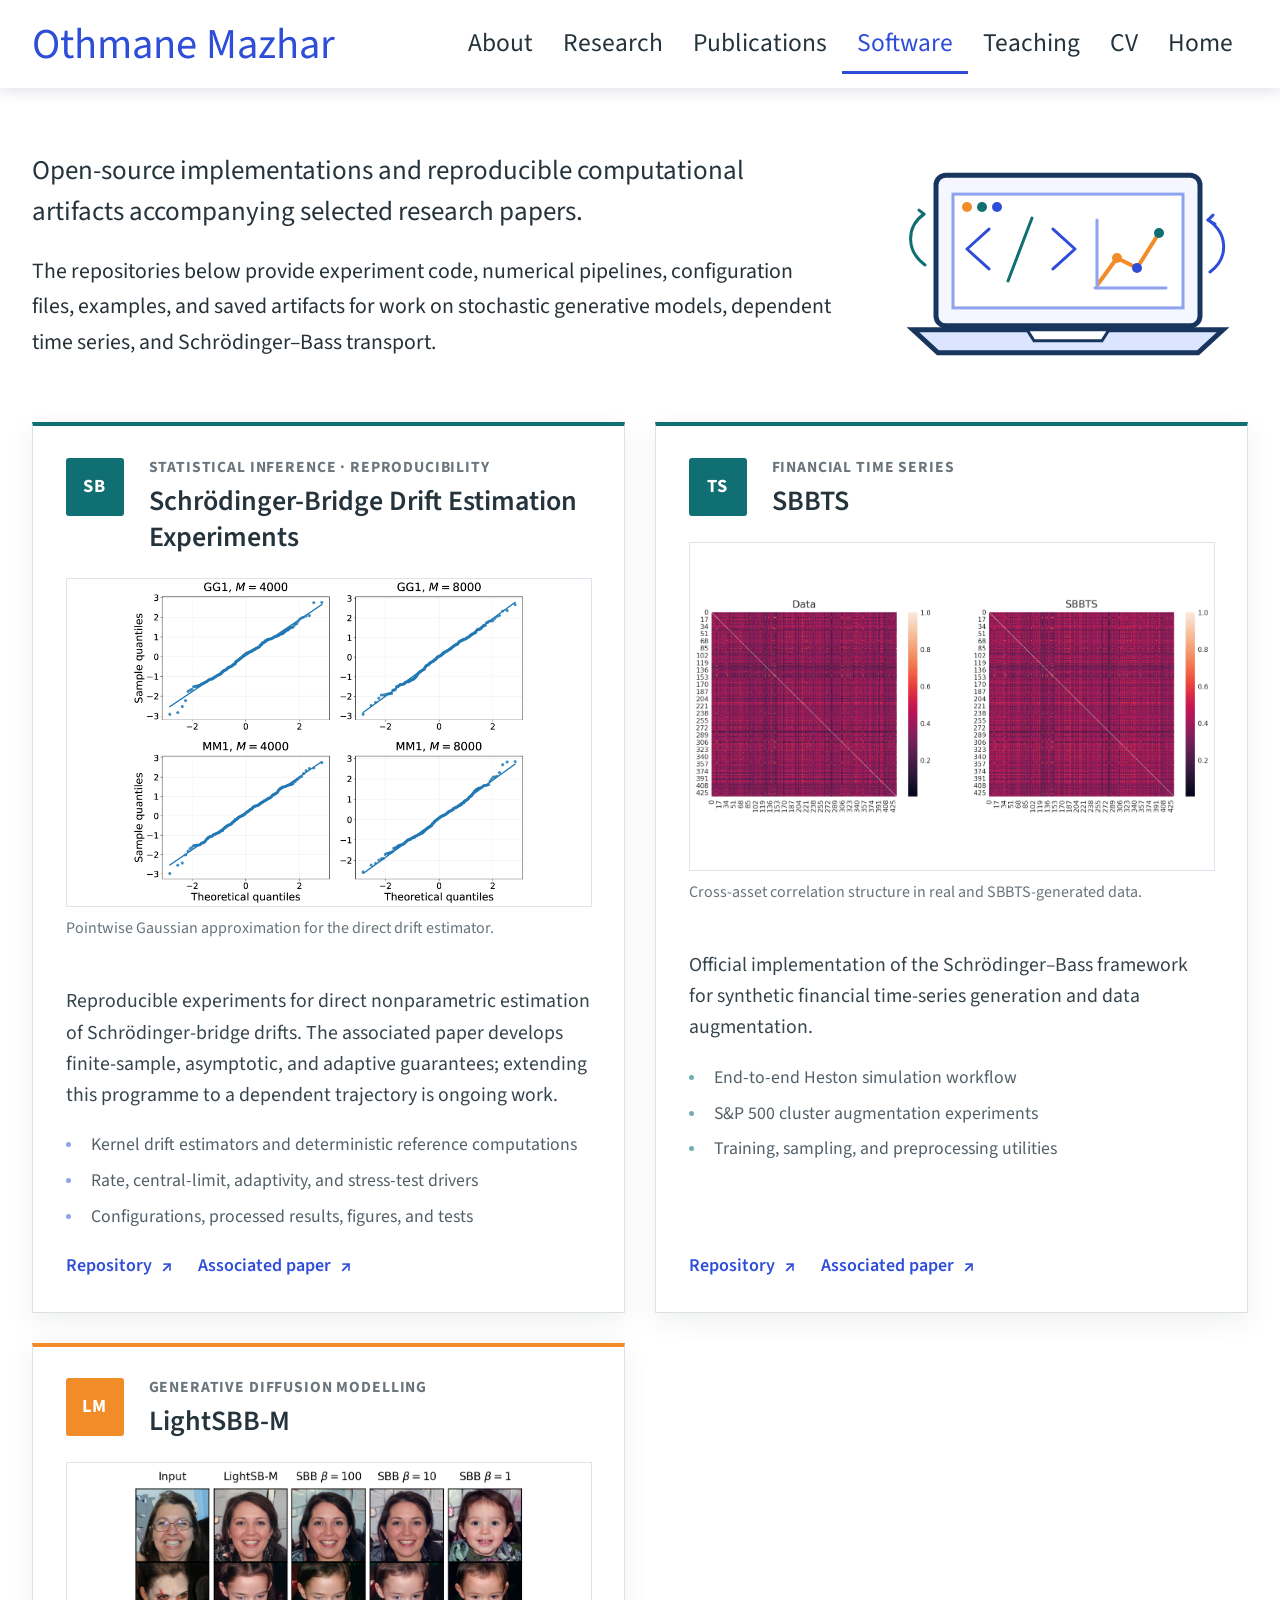
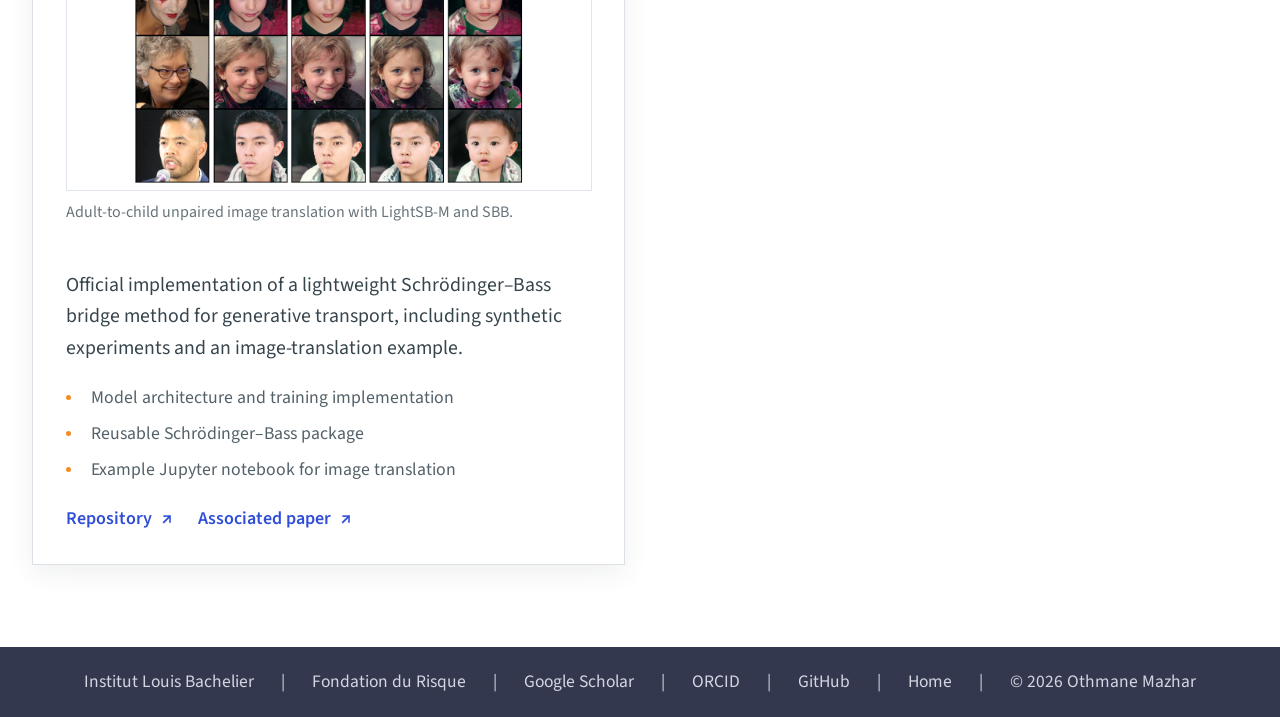
<file: software.html>
<!doctype html>
<html lang="en" data-build="FINAL-CV-ALIGNED-20260805205326">
<head>
  <meta charset="utf-8">
  <meta name="viewport" content="width=device-width, initial-scale=1">

  <title>Software | Othmane Mazhar</title>

  <meta
    name="description"
    content="Open-source implementations and reproducible research artifacts associated with work by Othmane Mazhar."
  >
<link rel="icon" href="assets/favicon.svg" type="image/svg+xml">

  <link
    rel="stylesheet"
    href="assets/homepage.css?v=20260805191635"
  >

  <link
    rel="stylesheet"
    href="assets/software.css?v=20260805194223"
  >

  <link rel="canonical" href="https://othmaneanalytics.github.io/software.html">

  <meta property="og:type" content="website">
  <meta property="og:title" content="Software | Othmane Mazhar">
  <meta
    property="og:description"
    content="Open-source implementations and reproducible research artifacts associated with work by Othmane Mazhar."
  >
  <meta property="og:url" content="https://othmaneanalytics.github.io/software.html">
  <meta property="og:image" content="https://othmaneanalytics.github.io/assets/home/hero.png">

  <meta name="twitter:card" content="summary_large_image">
  <meta name="twitter:title" content="Software | Othmane Mazhar">
  <meta
    name="twitter:description"
    content="Open-source implementations and reproducible research artifacts associated with work by Othmane Mazhar."
  >
  <meta name="twitter:image" content="https://othmaneanalytics.github.io/assets/home/hero.png">

  <link rel="stylesheet" href="assets/site-final-tweaks.css?v=20260824005440">
</head>

<body>
  <!-- SOFTWARE-PAGE-20260805191635 -->

  <a class="skip-link" href="#main">Skip to content</a>

  <header class="site-header">
    <div class="container header-row">
      <div class="site-name">
        <a href="index.html">Othmane Mazhar</a>
      </div>

      <button
        class="menu-button"
        type="button"
        aria-expanded="false"
        aria-controls="primary-navigation"
      >
        Menu
      </button>

      <nav
        id="primary-navigation"
        class="site-nav"
        aria-label="Primary navigation"
      >
        <a href="about.html">About</a>
        <a href="research.html">Research</a>
        <a href="publications.html">Publications</a>
        <a href="software.html" aria-current="page">Software</a>
        <a href="teaching.html">Teaching</a>
        <a href="cv.html">CV</a>
        <a href="index.html">Home</a>
      </nav>
    </div>
  </header>

  <main id="main" class="container software-main">
    <h1 class="software-visually-hidden">Software</h1>

    <div class="software-layout">
      <article class="software-content">
        <!-- SOFTWARE-INTRO-FINAL-START -->
        <div class="software-intro-layout">
          <div class="software-intro-copy">
            <p class="software-lead">
              Open-source implementations and reproducible computational
              artifacts accompanying selected research papers.
            </p>

            <p class="software-introduction">
              The repositories below provide experiment code, numerical
              pipelines, configuration files, examples, and saved artifacts
              for work on stochastic generative models, dependent time series,
              and Schrödinger–Bass transport.
            </p>
          </div>

          <figure
            class="software-intro-illustration"
            aria-label="Software illustration"
          >
            <img
              src="assets/software-page.svg?v=20260824000158"
              alt=""
            >
          </figure>
        </div>
        <!-- SOFTWARE-INTRO-FINAL-END -->

        <section class="software-grid" aria-label="Software projects">
          <article class="software-card">
            <header class="software-card-header">
              <div class="software-mark" aria-hidden="true">SB</div>

              <div class="software-card-heading">
                <span class="software-card-kicker">
                  Statistical inference · Reproducibility
                </span>

                <h2>
                  Schrödinger-Bridge Drift Estimation Experiments
                </h2>
              </div>
            </header>

            <figure class="software-project-figure">
              <a
                href="https://arxiv.org/abs/2605.05432"
                aria-label="Open the associated paper"
              >
                <img
                  src="assets/software/drift-estimation-qq.png?v=20260805194223"
                  alt="QQ plots comparing theoretical and sample quantiles for Gaussian-to-Gaussian and mixture-to-mixture Schrödinger-bridge drift estimation experiments"
                  loading="lazy"
                  decoding="async"
                >
              </a>

              <figcaption>
                Pointwise Gaussian approximation for the direct drift estimator.
              </figcaption>
            </figure>
<div class="software-card-body">
              <p class="software-description">
                Reproducible experiments for direct nonparametric estimation
                of Schrödinger-bridge drifts. The associated paper develops
                finite-sample, asymptotic, and adaptive guarantees; extending
                this programme to a dependent trajectory is ongoing work.
              </p>

              <ul class="software-feature-list">
                <li>
                  Kernel drift estimators and deterministic reference
                  computations
                </li>

                <li>
                  Rate, central-limit, adaptivity, and stress-test drivers
                </li>

                <li>
                  Configurations, processed results, figures, and tests
                </li>
              </ul>
            </div>

            <div class="software-actions">
              <a
                class="software-action"
                href="https://github.com/OthmaneAnalytics/sb-drift-experiments"
              >
                Repository
              </a>

              <a
                class="software-action"
                href="https://arxiv.org/abs/2605.05432"
              >
                Associated paper
              </a>
            </div>
          </article>

          <article class="software-card">
            <header class="software-card-header">
              <div class="software-mark" aria-hidden="true">TS</div>

              <div class="software-card-heading">
                <span class="software-card-kicker">
                  Financial time series
                </span>

                <h2>SBBTS</h2>
              </div>
            </header>

            <figure class="software-project-figure">
              <a
                href="https://arxiv.org/abs/2604.07159"
                aria-label="Open the associated paper"
              >
                <img
                  src="assets/software/sbbts-correlation-matrices.png?v=20260805194223"
                  alt="Side-by-side correlation matrices for real S&P 500 data and synthetic data generated by SBBTS"
                  loading="lazy"
                  decoding="async"
                >
              </a>

              <figcaption>
                Cross-asset correlation structure in real and SBBTS-generated data.
              </figcaption>
            </figure>
<div class="software-card-body">
              <p class="software-description">
                Official implementation of the Schrödinger–Bass framework
                for synthetic financial time-series generation and data
                augmentation.
              </p>

              <ul class="software-feature-list">
                <li>End-to-end Heston simulation workflow</li>
                <li>S&amp;P 500 cluster augmentation experiments</li>
                <li>Training, sampling, and preprocessing utilities</li>
              </ul>
            </div>

            <div class="software-actions">
              <a
                class="software-action"
                href="https://github.com/alexouadi/SBBTS"
              >
                Repository
              </a>

              <a
                class="software-action"
                href="https://arxiv.org/abs/2604.07159"
              >
                Associated paper
              </a>
            </div>
          </article>

          <article class="software-card">
            <header class="software-card-header">
              <div class="software-mark" aria-hidden="true">LM</div>

              <div class="software-card-heading">
                <span class="software-card-kicker">
                  Generative diffusion modelling
                </span>

                <h2>LightSBB-M</h2>
              </div>
            </header>

            <figure class="software-project-figure">
              <a
                href="https://arxiv.org/abs/2601.19312"
                aria-label="Open the associated paper"
              >
                <img
                  src="assets/software/lightsbb-adult-child.png?v=20260805194223"
                  alt="Adult input faces translated into child faces using LightSB-M and Schrödinger-Bass models at several beta values"
                  loading="lazy"
                  decoding="async"
                >
              </a>

              <figcaption>
                Adult-to-child unpaired image translation with LightSB-M and SBB.
              </figcaption>
            </figure>
<div class="software-card-body">
              <p class="software-description">
                Official implementation of a lightweight
                Schrödinger–Bass bridge method for generative transport,
                including synthetic experiments and an image-translation
                example.
              </p>

              <ul class="software-feature-list">
                <li>Model architecture and training implementation</li>
                <li>Reusable Schrödinger–Bass package</li>
                <li>Example Jupyter notebook for image translation</li>
              </ul>
            </div>

            <div class="software-actions">
              <a
                class="software-action"
                href="https://github.com/alexouadi/LightSBB-M"
              >
                Repository
              </a>

              <a
                class="software-action"
                href="https://arxiv.org/abs/2601.19312"
              >
                Associated paper
              </a>
            </div>
          </article>
        </section>
      </article>
</div>
  </main>

  <footer class="site-footer">
    <div class="container footer-row">
      <a href="https://www.institutlouisbachelier.org/en">
        Institut Louis Bachelier
      </a>

      <span class="footer-divider">|</span>

      <a href="https://www.institutlouisbachelier.org/en/we-are/about-the-fondation-du-risque">
        Fondation du Risque
      </a>

      <span class="footer-divider">|</span>

      <a href="https://scholar.google.com/citations?user=M4yrAe8AAAAJ&amp;hl=en">
        Google Scholar
      </a>

      <span class="footer-divider">|</span>

      <a href="https://orcid.org/0000-0003-1521-9091">
        ORCID
      </a>

      <span class="footer-divider">|</span>

      <a href="https://github.com/OthmaneAnalytics">
        GitHub
      </a>

      <span class="footer-divider">|</span>

      <a href="index.html">Home</a>

      <span class="footer-divider">|</span>

      <span>© 2026 Othmane Mazhar</span>
    </div>
  </footer>

  <script>
    const menuButton = document.querySelector(".menu-button");
    const navigation = document.querySelector(".site-nav");

    menuButton.addEventListener("click", () => {
      const isOpen = navigation.classList.toggle("open");
      document.body.classList.toggle("menu-open", isOpen);
      menuButton.setAttribute("aria-expanded", String(isOpen));
    });

    navigation.querySelectorAll("a").forEach(link => {
      link.addEventListener("click", () => {
        navigation.classList.remove("open");
        document.body.classList.remove("menu-open");
        menuButton.setAttribute("aria-expanded", "false");
      });
    });
  </script>
</body>
</html>
</file>
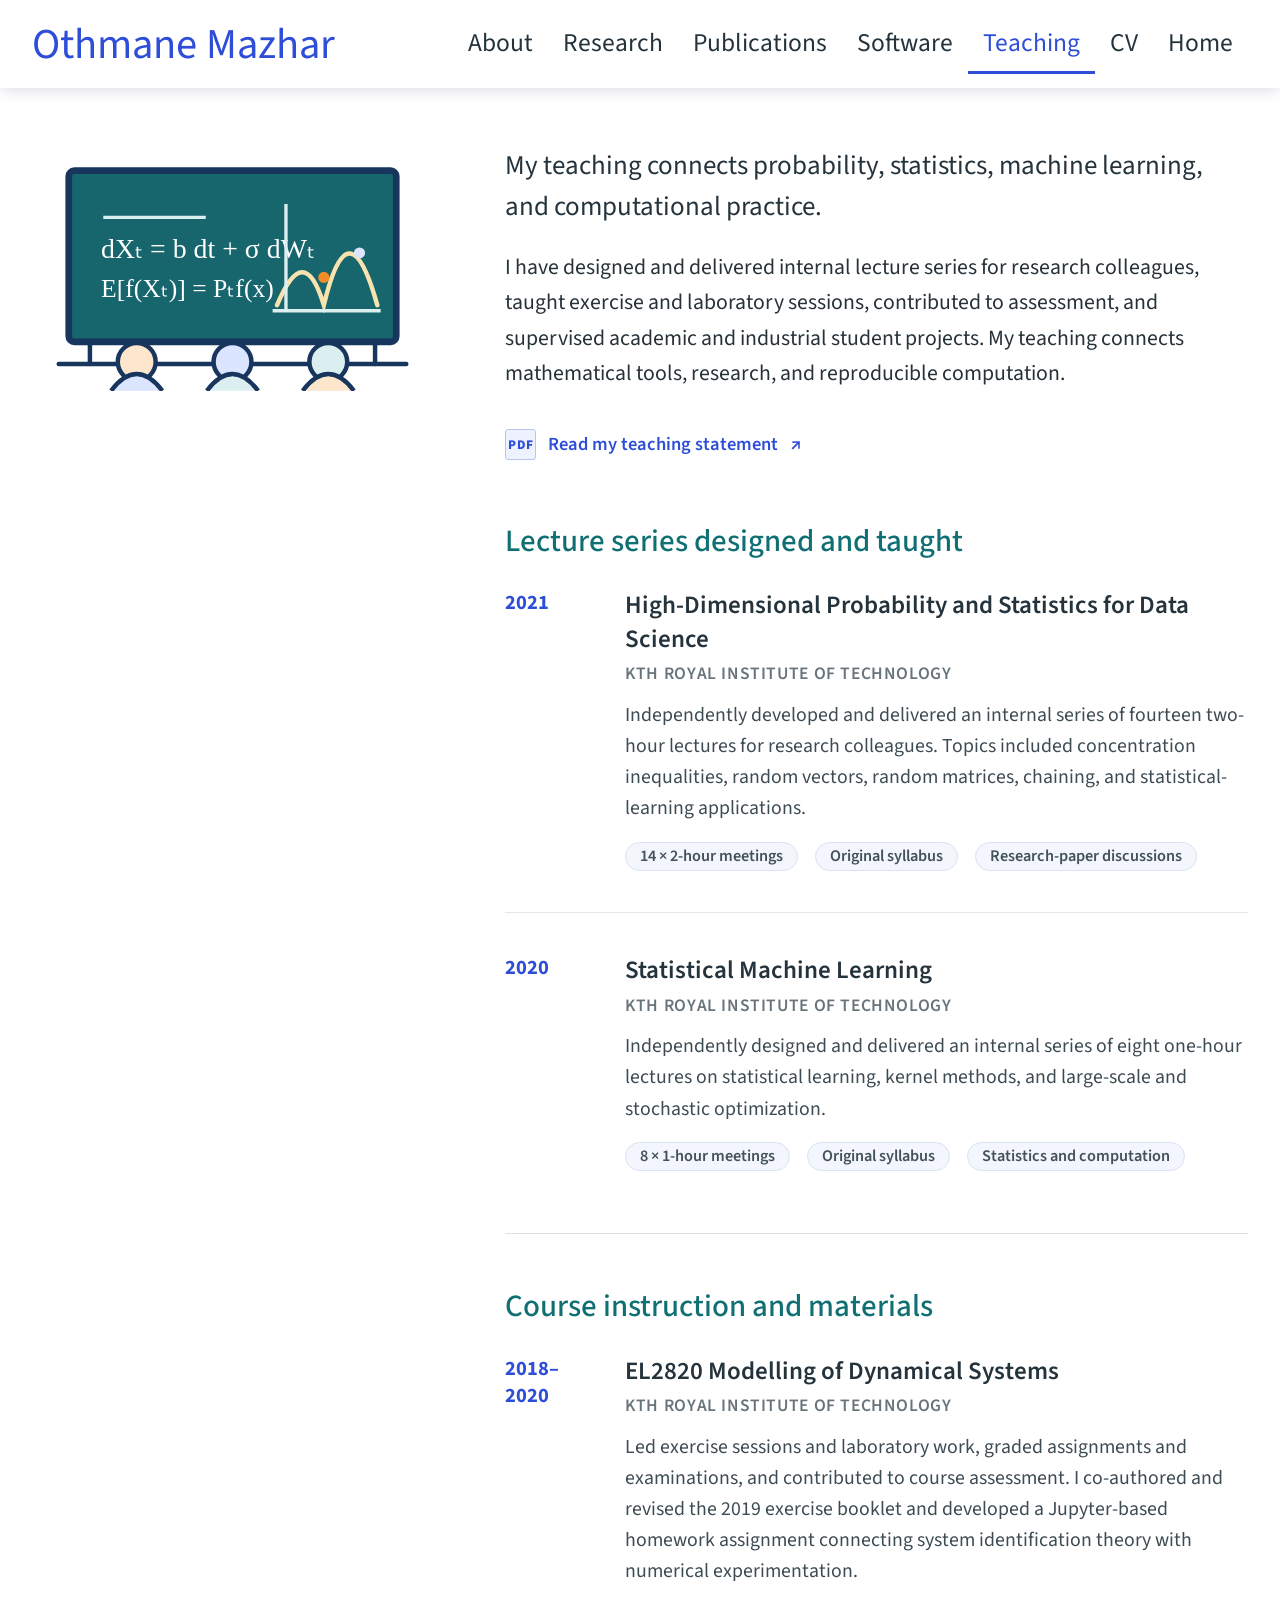
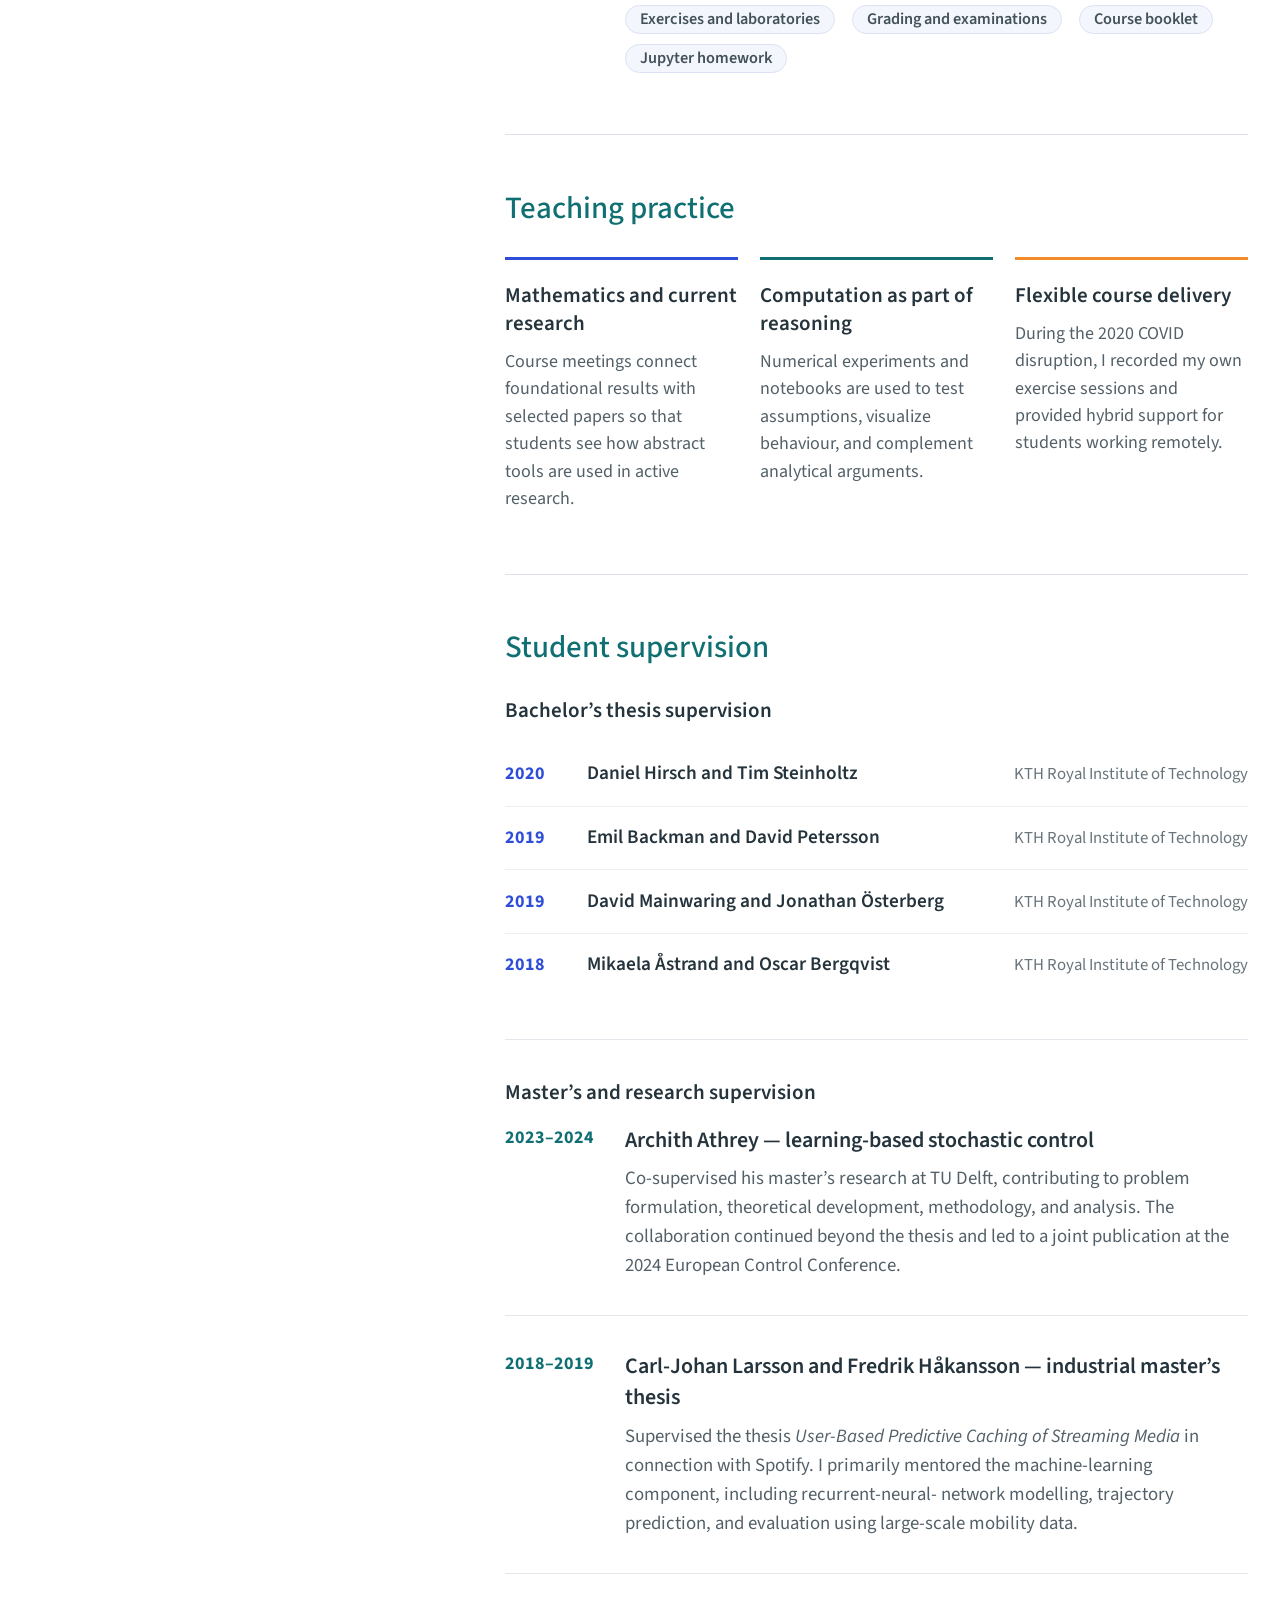
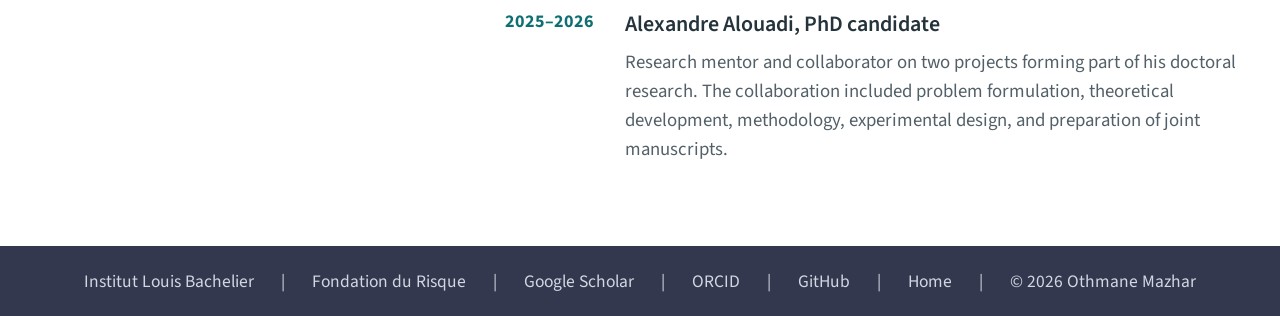
<file: teaching.html>
<!doctype html>
<html lang="en" data-build="FINAL-CV-ALIGNED-20260805205326">
<head>
  <meta charset="utf-8">
  <meta name="viewport" content="width=device-width, initial-scale=1">

  <title>Teaching | Othmane Mazhar</title>

  <meta
    name="description"
    content="Teaching, course design, educational materials, and student supervision by Othmane Mazhar."
  >
<link rel="icon" href="assets/favicon.svg" type="image/svg+xml">

  <link
    rel="stylesheet"
    href="assets/homepage.css?v=20260805194721"
  >

  <link
    rel="stylesheet"
    href="assets/teaching.css?v=20260805195839"
  >

  <link rel="canonical" href="https://othmaneanalytics.github.io/teaching.html">

  <meta property="og:type" content="website">
  <meta property="og:title" content="Teaching | Othmane Mazhar">
  <meta
    property="og:description"
    content="Teaching, course design, educational materials, and student supervision by Othmane Mazhar."
  >
  <meta property="og:url" content="https://othmaneanalytics.github.io/teaching.html">
  <meta property="og:image" content="https://othmaneanalytics.github.io/assets/home/hero.png">

  <meta name="twitter:card" content="summary_large_image">
  <meta name="twitter:title" content="Teaching | Othmane Mazhar">
  <meta
    name="twitter:description"
    content="Teaching, course design, educational materials, and student supervision by Othmane Mazhar."
  >
  <meta name="twitter:image" content="https://othmaneanalytics.github.io/assets/home/hero.png">

  <link rel="stylesheet" href="assets/site-final-tweaks.css?v=20260824005440">
</head>

<body>
  <!-- TEACHING-PAGE-20260805194721 -->

  <a class="skip-link" href="#main">Skip to content</a>

  <header class="site-header">
    <div class="container header-row">
      <div class="site-name">
        <a href="index.html">Othmane Mazhar</a>
      </div>

      <button
        class="menu-button"
        type="button"
        aria-expanded="false"
        aria-controls="primary-navigation"
      >
        Menu
      </button>

      <nav
        id="primary-navigation"
        class="site-nav"
        aria-label="Primary navigation"
      >
        <a href="about.html">About</a>
        <a href="research.html">Research</a>
        <a href="publications.html">Publications</a>
        <a href="software.html">Software</a>
        <a href="teaching.html" aria-current="page">Teaching</a>
        <a href="cv.html">CV</a>
        <a href="index.html">Home</a>
      </nav>
    </div>
  </header>

  <main id="main" class="container teaching-main">
    <h1 class="teaching-visually-hidden">Teaching</h1>

    <div class="teaching-layout">
      <aside class="teaching-sidebar" aria-label="Teaching illustration">
        <figure class="teaching-illustration">
          <img
            src="assets/teaching-page.svg?v=20260805194721"
            alt=""
          >
        </figure>
      </aside>

      <article class="teaching-content">
        <p class="teaching-lead">
          My teaching connects probability, statistics, machine learning,
          and computational practice.
        </p>

        <p class="teaching-introduction">
          I have designed and delivered internal lecture series for research
          colleagues, taught exercise and laboratory sessions, contributed
          to assessment, and supervised academic and industrial student
          projects. My teaching connects mathematical tools, research, and
          reproducible computation.
        </p>

        <div class="teaching-document-link">
          <a
            href="documents/teaching-statement.pdf"
            class="teaching-statement-link"
          >
            <span class="teaching-statement-symbol" aria-hidden="true">
              PDF
            </span>

            <span>Read my teaching statement</span>

            <span class="teaching-statement-arrow" aria-hidden="true">
              ↗
            </span>
          </a>
        </div>


        <section class="teaching-section">
          <h2 class="teaching-section-title">
            Lecture series designed and taught
          </h2>

          <ol class="course-list">
            <li class="course-entry">
              <div class="course-year">2021</div>

              <div class="course-body">
                <h3 class="course-title">
                  High-Dimensional Probability and Statistics for Data
                  Science
                </h3>

                <p class="course-institution">
                  KTH Royal Institute of Technology
                </p>

                <p class="course-description">
                  Independently developed and delivered an internal series
                  of fourteen two-hour lectures for research colleagues.
                  Topics included concentration inequalities, random vectors,
                  random matrices, chaining, and statistical-learning
                  applications.
                </p>

                <div class="course-details">
                  <span class="course-detail">14 × 2-hour meetings</span>
                  <span class="course-detail">Original syllabus</span>
                  <span class="course-detail">Research-paper discussions</span>
                </div>
              </div>
            </li>

            <li class="course-entry">
              <div class="course-year">2020</div>

              <div class="course-body">
                <h3 class="course-title">
                  Statistical Machine Learning
                </h3>

                <p class="course-institution">
                  KTH Royal Institute of Technology
                </p>

                <p class="course-description">
                  Independently designed and delivered an internal series of
                  eight one-hour lectures on statistical learning, kernel
                  methods, and large-scale and stochastic optimization.
                </p>

                <div class="course-details">
                  <span class="course-detail">8 × 1-hour meetings</span>
                  <span class="course-detail">Original syllabus</span>
                  <span class="course-detail">Statistics and computation</span>
                </div>
              </div>
            </li>
          </ol>
        </section>

        <section class="teaching-section">
          <h2 class="teaching-section-title">
            Course instruction and materials
          </h2>

          <ol class="course-list">
            <li class="course-entry">
              <div class="course-year">2018–2020</div>

              <div class="course-body">
                <h3 class="course-title">
                  EL2820 Modelling of Dynamical Systems
                </h3>

                <p class="course-institution">
                  KTH Royal Institute of Technology
                </p>

                <p class="course-description">
                  Led exercise sessions and laboratory work, graded
                  assignments and examinations, and contributed to course
                  assessment. I co-authored and revised the 2019 exercise
                  booklet and developed a Jupyter-based homework assignment
                  connecting system identification theory with numerical
                  experimentation.
                </p>

                <div class="course-details">
                  <span class="course-detail">Exercises and laboratories</span>
                  <span class="course-detail">Grading and examinations</span>
                  <span class="course-detail">Course booklet</span>
                  <span class="course-detail">Jupyter homework</span>
                </div>
              </div>
            </li>
          </ol>
        </section>

        <section class="teaching-section">
          <h2 class="teaching-section-title">Teaching practice</h2>

          <div class="teaching-practice">
            <article class="practice-item">
              <h3>Mathematics and current research</h3>

              <p>
                Course meetings connect foundational results with selected
                papers so that students see how abstract tools are used in
                active research.
              </p>
            </article>

            <article class="practice-item">
              <h3>Computation as part of reasoning</h3>

              <p>
                Numerical experiments and notebooks are used to test
                assumptions, visualize behaviour, and complement analytical
                arguments.
              </p>
            </article>

            <article class="practice-item">
              <h3>Flexible course delivery</h3>

              <p>
                During the 2020 COVID disruption, I recorded my own exercise
                sessions and provided hybrid support for students working
                remotely.
              </p>
            </article>
          </div>
        </section>

        <section class="teaching-section">
          <h2 class="teaching-section-title">
            Student supervision
          </h2>

          <h3 class="supervision-group-title">
            Bachelor’s thesis supervision
          </h3>

          <ul class="bachelor-supervision-list">
            <li class="bachelor-supervision-entry">
              <span class="bachelor-supervision-year">2020</span>

              <span class="bachelor-supervision-students">
                Daniel Hirsch and Tim Steinholtz
              </span>

              <span class="bachelor-supervision-institution">
                KTH Royal Institute of Technology
              </span>
            </li>

            <li class="bachelor-supervision-entry">
              <span class="bachelor-supervision-year">2019</span>

              <span class="bachelor-supervision-students">
                Emil Backman and David Petersson
              </span>

              <span class="bachelor-supervision-institution">
                KTH Royal Institute of Technology
              </span>
            </li>

            <li class="bachelor-supervision-entry">
              <span class="bachelor-supervision-year">2019</span>

              <span class="bachelor-supervision-students">
                David Mainwaring and Jonathan Österberg
              </span>

              <span class="bachelor-supervision-institution">
                KTH Royal Institute of Technology
              </span>
            </li>

            <li class="bachelor-supervision-entry">
              <span class="bachelor-supervision-year">2018</span>

              <span class="bachelor-supervision-students">
                Mikaela Åstrand and Oscar Bergqvist
              </span>

              <span class="bachelor-supervision-institution">
                KTH Royal Institute of Technology
              </span>
            </li>
          </ul>

          <h3 class="supervision-group-title supervision-group-title-later">
            Master’s and research supervision
          </h3>

          <ul class="supervision-list">
            <li class="supervision-entry">
              <div class="supervision-type">2023–2024</div>

              <div>
                <h3 class="supervision-title">
                  Archith Athrey — learning-based stochastic control
                </h3>

                <p class="supervision-description">
                  Co-supervised his master’s research at TU Delft,
                  contributing to problem formulation, theoretical
                  development, methodology, and analysis. The collaboration
                  continued beyond the thesis and led to a joint publication
                  at the 2024 European Control Conference.
                </p>
              </div>
            </li>

            <li class="supervision-entry">
              <div class="supervision-type">2018–2019</div>

              <div>
                <h3 class="supervision-title">
                  Carl-Johan Larsson and Fredrik Håkansson — industrial
                  master’s thesis
                </h3>

                <p class="supervision-description">
                  Supervised the thesis
                  <em>User-Based Predictive Caching of Streaming Media</em>
                  in connection with Spotify. I primarily mentored the
                  machine-learning component, including recurrent-neural-
                  network modelling, trajectory prediction, and evaluation
                  using large-scale mobility data.
                </p>
              </div>
            </li>
          

            <li class="supervision-entry">
              <div class="supervision-type">2025–2026</div>

              <div>
                <h3 class="supervision-title">
                  Alexandre Alouadi, PhD candidate
                </h3>

                <p class="supervision-description">
                  Research mentor and collaborator on two projects forming part
                  of his doctoral research. The collaboration included
                  problem formulation, theoretical development,
                  methodology, experimental design, and preparation
                  of joint manuscripts.
                </p>
              </div>
            </li>

</ul>
        </section>
      </article>
    </div>
  </main>

  <footer class="site-footer">
    <div class="container footer-row">
      <a href="https://www.institutlouisbachelier.org/en">
        Institut Louis Bachelier
      </a>

      <span class="footer-divider">|</span>

      <a href="https://www.institutlouisbachelier.org/en/we-are/about-the-fondation-du-risque">
        Fondation du Risque
      </a>

      <span class="footer-divider">|</span>

      <a href="https://scholar.google.com/citations?user=M4yrAe8AAAAJ&amp;hl=en">
        Google Scholar
      </a>

      <span class="footer-divider">|</span>

      <a href="https://orcid.org/0000-0003-1521-9091">
        ORCID
      </a>

      <span class="footer-divider">|</span>

      <a href="https://github.com/OthmaneAnalytics">
        GitHub
      </a>

      <span class="footer-divider">|</span>

      <a href="index.html">Home</a>

      <span class="footer-divider">|</span>

      <span>© 2026 Othmane Mazhar</span>
    </div>
  </footer>

  <script>
    const menuButton = document.querySelector(".menu-button");
    const navigation = document.querySelector(".site-nav");

    menuButton.addEventListener("click", () => {
      const isOpen = navigation.classList.toggle("open");
      document.body.classList.toggle("menu-open", isOpen);
      menuButton.setAttribute("aria-expanded", String(isOpen));
    });

    navigation.querySelectorAll("a").forEach(link => {
      link.addEventListener("click", () => {
        navigation.classList.remove("open");
        document.body.classList.remove("menu-open");
        menuButton.setAttribute("aria-expanded", "false");
      });
    });
  </script>
</body>
</html>
</file>
<file: assets/homepage.css>
@import url("https://fonts.googleapis.com/css2?family=Source+Sans+3:ital,wght@0,400;0,600;0,700;1,400&display=swap");

:root {
  --blue: #2f4ed8;
  --blue-hover: #6f83e8;
  --teal: #0f6f72;
  --orange: #f28c28;
  --text: #263238;
  --heading: #24333c;
  --footer: #34384f;
  --footer-text: #d3d7e2;
  --border: #dce1e8;
  --container: 1440px;
  --hero-position: center 35%;
}

* {
  box-sizing: border-box;
}

html {
  font-size: 25px;
  scroll-behavior: smooth;
}

body {
  margin: 0;
  background: #ffffff;
  color: var(--text);
  font-family: "Source Sans 3", "Source Sans Pro", Arial, sans-serif;
  font-size: 1rem;
  line-height: 1.68;
  -webkit-font-smoothing: antialiased;
  text-rendering: optimizeLegibility;
}

img,
svg {
  display: block;
  max-width: 100%;
}

a {
  color: var(--blue);
  text-decoration: none;
}

a:hover,
a:focus-visible {
  color: var(--blue-hover);
  text-decoration: underline;
}

.container {
  width: min(calc(100% - 64px), var(--container));
  margin-inline: auto;
}

.skip-link {
  position: absolute;
  left: -10000px;
  width: 1px;
  height: 1px;
  overflow: hidden;
}

.skip-link:focus {
  left: 1rem;
  top: 1rem;
  z-index: 1000;
  width: auto;
  height: auto;
  padding: 0.55rem 0.8rem;
  background: var(--heading);
  color: #ffffff;
}

.site-header {
  position: relative;
  z-index: 20;
  background: #ffffff;
  box-shadow: 0 1px 15px rgba(50, 50, 93, 0.18);
}

.header-row {
  display: flex;
  min-height: 88px;
  align-items: center;
  justify-content: space-between;
  gap: 2rem;
}

.site-name {
  margin: 0;
  color: var(--blue);
  font-size: 1.7rem;
  font-weight: 400;
  line-height: 1.2;
  white-space: nowrap;
}

.site-name a {
  text-decoration: none;
}

.site-nav {
  display: flex;
  align-items: stretch;
  justify-content: flex-end;
}

.site-nav a {
  display: flex;
  align-items: center;
  padding: 12px 15px;
  color: var(--heading);
  font-size: 1.02rem;
  line-height: 1.4;
  text-decoration: none;
}

.site-nav a:hover,
.site-nav a:focus-visible,
.site-nav a[aria-current="page"] {
  color: var(--blue);
}

.site-nav a[aria-current="page"] {
  box-shadow: inset 0 -3px 0 var(--blue);
}

.menu-button {
  display: none;
  border: 0;
  background: transparent;
  color: var(--blue);
  font: inherit;
  cursor: pointer;
}

.hero {
  width: 100%;
  aspect-ratio: 10 / 3;
  background-image: url("home/hero.png");
  background-position: var(--hero-position);
  background-size: cover;
  background-repeat: no-repeat;
  border-bottom: 1px solid var(--border);
}

.home-information {
  margin-top: 40px;
  margin-bottom: 28px;
}

.info-row {
  display: grid;
  grid-template-columns: repeat(2, minmax(0, 1fr));
  gap: 44px;
}

.info-row + .info-row {
  margin-top: 1.4rem;
}

.info-column {
  min-width: 0;
}

h2 {
  margin: 0 0 0.7rem;
  color: var(--teal);
  font-size: 1.16rem;
  font-weight: 500;
  line-height: 1.25;
}

.profile-text,
.research-text {
  font-size: 0.86rem;
  line-height: 1.56;
}

.profile-text p,
.research-text p {
  margin: 0 0 0.85rem;
}

.position-title {
  display: block;
  margin-bottom: 0.06rem;
  color: var(--heading);
  font-weight: 700;
}

.news-list,
.publication-list {
  margin: 0;
  padding: 0;
  list-style: none;
}

.news-item {
  display: grid;
  grid-template-columns: 4.4rem minmax(0, 1fr);
  gap: 0.75rem;
  margin-bottom: 0.72rem;
  font-size: 0.72rem;
  line-height: 1.45;
}

.news-date {
  color: var(--heading);
  font-style: italic;
  white-space: nowrap;
}

.publication-item {
  margin-bottom: 0.7rem;
  font-size: 0.72rem;
  line-height: 1.4;
}

.publication-authors {
  color: var(--heading);
}

.publication-title {
  font-weight: 700;
}

.publication-venue {
  font-style: italic;
}

.publication-links {
  margin-left: 0.2rem;
  white-space: nowrap;
}

.navigation-grid {
  margin-top: 62px;
  margin-bottom: 42px;
}

.tile-grid {
  display: grid;
  grid-template-columns: repeat(3, minmax(0, 1fr));
  gap: 48px 34px;
}

.navigation-tile {
  text-align: center;
}

.navigation-tile img {
  width: 55%;
  max-width: 260px;
  margin: 0 auto 8px;
  transition: transform 160ms ease;
}

.navigation-tile a {
  display: inline-block;
  font-size: 1.08rem;
}

.navigation-tile:hover img {
  transform: translateY(-8px);
}

.site-footer {
  background: var(--footer);
  color: var(--footer-text);
}

.footer-row {
  display: flex;
  min-height: 70px;
  align-items: center;
  justify-content: center;
  flex-wrap: wrap;
  gap: 0 27px;
  padding: 10px 0;
}

.footer-row a,
.footer-row span {
  color: var(--footer-text);
  font-size: 0.7rem;
  text-decoration: none;
}

.footer-row a:hover,
.footer-row a:focus-visible {
  color: #ffffff;
  text-decoration: underline;
}

.footer-divider {
  color: #7f8498;
}

:focus-visible {
  outline: 3px solid rgba(47, 78, 216, 0.32);
  outline-offset: 3px;
}

@media (max-width: 1100px) {
  html {
    font-size: 21px;
  }

  .container {
    width: min(calc(100% - 40px), var(--container));
  }

  .header-row {
    min-height: 76px;
  }

  .site-name {
    font-size: 1.5rem;
  }

  .site-nav a {
    padding-inline: 9px;
    font-size: 0.9rem;
  }

  .info-row {
    gap: 30px;
  }
}

@media (max-width: 767.98px) {
  html {
    font-size: 19px;
  }

  .container {
    width: min(calc(100% - 28px), var(--container));
  }

  .header-row {
    min-height: 68px;
  }

  .site-name {
    font-size: 1.42rem;
  }

  .menu-button {
    display: block;
    padding: 0.35rem;
  }

  .site-nav {
    position: fixed;
    inset: 68px 0 0;
    z-index: 30;
    display: none;
    flex-direction: column;
    align-items: stretch;
    justify-content: flex-start;
    padding: 1rem;
    background: var(--blue);
  }

  .site-nav.open {
    display: flex;
  }

  .site-nav a {
    justify-content: center;
    padding: 0.65rem;
    color: #ffffff;
    font-size: 1.15rem;
  }

  .site-nav a:hover,
  .site-nav a:focus-visible,
  .site-nav a[aria-current="page"] {
    color: #ffffff;
    background: rgba(255, 255, 255, 0.12);
    box-shadow: none;
  }

  body.menu-open {
    overflow: hidden;
  }

  .hero {
    min-height: 220px;
    aspect-ratio: auto;
  }

  .home-information {
    margin-top: 28px;
  }

  .info-row {
    grid-template-columns: 1fr;
  }

  .info-column + .info-column {
    margin-top: 1.2rem;
  }

  .news-item {
    grid-template-columns: 1fr;
    gap: 0.08rem;
  }

  .tile-grid {
    grid-template-columns: repeat(2, minmax(0, 1fr));
    gap: 32px 18px;
  }

  .navigation-tile img {
    width: 68%;
  }

  .footer-divider {
    display: none;
  }
}

@media (max-width: 460px) {
  .tile-grid {
    grid-template-columns: 1fr;
  }

  .navigation-tile img {
    width: 55%;
  }
}

@media (prefers-reduced-motion: reduce) {
  html {
    scroll-behavior: auto;
  }

  .navigation-tile img {
    transition: none;
  }
}

/* SIX-COLUMN-NAVIGATION-START */

.navigation-grid {
  margin-top: 54px;
  margin-bottom: 34px;
}

.tile-grid {
  display: grid;
  grid-template-columns: repeat(6, minmax(0, 1fr));
  gap: 0;
  width: 100%;
  align-items: end;
}

.navigation-tile {
  min-width: 0;
  padding: 0 10px;
  text-align: center;
}

.navigation-tile + .navigation-tile {
  border-left: 1px solid #dce1e8;
}

.navigation-tile a {
  display: flex;
  flex-direction: column;
  align-items: center;
  justify-content: flex-end;
  color: var(--teal);
  font-size: 1.02rem;
  font-weight: 500;
  line-height: 1.25;
  text-decoration: none;
}

.navigation-tile img {
  width: 100%;
  max-width: none;
  height: 220px;
  margin: 0 0 8px;
  object-fit: contain;
  transform: scale(1.12);
  transform-origin: center bottom;
  transition: transform 160ms ease;
}

.navigation-tile:hover img,
.navigation-tile:focus-within img {
  transform: translateY(-11px);
}

@media (min-width: 900px) and (max-width: 1299.98px) {
  .tile-grid {
    grid-template-columns: repeat(3, minmax(0, 1fr));
    row-gap: 40px;
  }

  .navigation-tile:nth-child(4) {
    border-left: 0;
  }

  .navigation-tile img {
    height: 230px;
  }
}

@media (min-width: 520px) and (max-width: 899.98px) {
  .tile-grid {
    grid-template-columns: repeat(2, minmax(0, 1fr));
    row-gap: 34px;
  }

  .navigation-tile:nth-child(odd) {
    border-left: 0;
  }

  .navigation-tile img {
    height: 210px;
  }
}

@media (max-width: 519.98px) {
  .tile-grid {
    grid-template-columns: 1fr;
    row-gap: 30px;
  }

  .navigation-tile {
    border-left: 0 !important;
  }

  .navigation-tile img {
    width: 100%;
    max-width: 330px;
    height: 210px;
  }
}

/* SIX-COLUMN-NAVIGATION-END */

/* REFINED-NAVIGATION-ARTWORK-START */

.navigation-grid {
  margin-top: 42px;
  margin-bottom: 30px;
}

.navigation-tile {
  padding-right: 8px;
  padding-left: 8px;
}

.navigation-tile a {
  gap: 0;
  color: var(--teal);
  line-height: 1.05;
}

.navigation-tile img {
  width: 100%;
  height: 218px;
  margin: 0 0 5px;
  padding: 0;
  object-fit: contain;
  object-position: center bottom;
  transform: none;
}

.navigation-tile:hover img,
.navigation-tile:focus-within img {
  transform: translateY(-3px);
  filter: saturate(1.06);
}

@media (min-width: 1300px) {
  .navigation-tile img {
    height: 225px;
  }
}

@media (min-width: 900px) and (max-width: 1299.98px) {
  .navigation-tile img {
    height: 245px;
    margin-bottom: 5px;
  }
}

@media (min-width: 520px) and (max-width: 899.98px) {
  .navigation-tile img {
    height: 225px;
    margin-bottom: 5px;
  }
}

@media (max-width: 519.98px) {
  .navigation-tile img {
    height: 220px;
    margin-bottom: 5px;
  }
}

/* REFINED-NAVIGATION-ARTWORK-END */

/* NAVIGATION-VERTICAL-POSITION-START */

.navigation-tile {
  transform: translateY(-5px);
}

/* NAVIGATION-VERTICAL-POSITION-END */

/* NAVIGATION-ROW-OFFSET-START */

/* Move the six images and their labels upward together. */
.navigation-grid > .tile-grid {
  position: relative !important;
  top: -5px !important;
}

/* NAVIGATION-ROW-OFFSET-END */

/* FINAL-NAVIGATION-POSITION-START */

/* Move all six images and labels upward together. */
.navigation-grid .tile-grid {
  position: relative !important;
  top: -18px !important;
}

/* Remove the vertical separators completely. */
.navigation-grid .navigation-tile,
.navigation-grid .navigation-tile + .navigation-tile {
  border-left: 0 !important;
  border-right: 0 !important;
}

/* FINAL-NAVIGATION-POSITION-END */

/* FINAL-NAVIGATION-GEOMETRY-START */

/* Move images and labels 36px upward in total. */
.navigation-grid .tile-grid {
  position: relative !important;
  top: -36px !important;
}

/* Reduce the previous 30px white space below by 18px. */
.navigation-grid {
  margin-bottom: 12px !important;
  padding-bottom: 0 !important;
}

/* Keep all separators removed. */
.navigation-grid .navigation-tile,
.navigation-grid .navigation-tile + .navigation-tile {
  border-left: 0 !important;
  border-right: 0 !important;
}

/* FINAL-NAVIGATION-GEOMETRY-END */

/* ABOUT-PAGE-START */

.page-main {
  padding-top: 58px;
  padding-bottom: 72px;
}

.page-title {
  margin: 0 0 1.5rem;
  color: var(--blue);
  font-size: 2rem;
  font-weight: 400;
  line-height: 1.15;
}

.about-layout {
  display: grid;
  grid-template-columns: minmax(0, 1fr) 390px;
  gap: 68px;
  align-items: start;
}

.about-content {
  min-width: 0;
}

.about-section + .about-section {
  margin-top: 2rem;
}

.about-section h2 {
  margin-bottom: 0.75rem;
  color: var(--teal);
  font-size: 1.2rem;
  font-weight: 500;
}

.about-section p {
  margin: 0 0 1rem;
  font-size: 0.88rem;
  line-height: 1.62;
}

.about-photo-column {
  position: sticky;
  top: 40px;
}

.about-photo {
  width: 100%;
  aspect-ratio: 1 / 1;
  object-fit: cover;
  object-position: center 26%;
  border-radius: 2px;
  box-shadow: 0 9px 28px rgba(36, 51, 60, 0.15);
}

.about-photo-caption {
  margin-top: 0.7rem;
  color: #68747b;
  font-size: 0.68rem;
  line-height: 1.45;
  text-align: center;
}

.about-details {
  margin: 1.4rem 0 0;
  padding: 0;
  list-style: none;
}

.about-details li {
  display: grid;
  grid-template-columns: 6.4rem minmax(0, 1fr);
  gap: 0.8rem;
  padding: 0.45rem 0;
  border-bottom: 1px solid var(--border);
  font-size: 0.75rem;
  line-height: 1.45;
}

.about-details strong {
  color: var(--heading);
  font-weight: 600;
}

.research-interest-list {
  margin: 0.2rem 0 0;
  padding-left: 1.15rem;
}

.research-interest-list li {
  margin-bottom: 0.55rem;
  padding-left: 0.15rem;
  font-size: 0.84rem;
  line-height: 1.5;
}

.timeline {
  margin-top: 0.4rem;
}

.timeline-item {
  position: relative;
  display: grid;
  grid-template-columns: 6rem minmax(0, 1fr);
  gap: 1rem;
  padding: 0 0 1.25rem 1rem;
  border-left: 2px solid #d9e0fa;
}

.timeline-item::before {
  position: absolute;
  top: 0.34rem;
  left: -6px;
  width: 10px;
  height: 10px;
  content: "";
  background: var(--blue);
  border-radius: 50%;
}

.timeline-item:last-child {
  padding-bottom: 0;
}

.timeline-years {
  color: var(--teal);
  font-size: 0.75rem;
  font-weight: 600;
  line-height: 1.4;
}

.timeline-description {
  font-size: 0.78rem;
  line-height: 1.5;
}

.timeline-description strong {
  display: block;
  color: var(--heading);
  font-weight: 600;
}

.contact-panel {
  margin-top: 1rem;
  padding: 1.1rem 1.25rem;
  background: #f6f8ff;
  border-left: 4px solid var(--blue);
}

.contact-panel p {
  margin-bottom: 0.55rem;
  font-size: 0.78rem;
}

.contact-links {
  display: flex;
  flex-wrap: wrap;
  gap: 0.25rem 1rem;
  margin-top: 0.75rem;
}

.contact-links a {
  font-size: 0.76rem;
}

@media (max-width: 1100px) {
  .about-layout {
    grid-template-columns: minmax(0, 1fr) 320px;
    gap: 44px;
  }
}

@media (max-width: 767.98px) {
  .page-main {
    padding-top: 36px;
    padding-bottom: 50px;
  }

  .page-title {
    font-size: 1.72rem;
  }

  .about-layout {
    display: flex;
    flex-direction: column;
    gap: 34px;
  }

  .about-photo-column {
    position: static;
    order: -1;
    width: min(100%, 420px);
    margin-inline: auto;
  }

  .about-details li {
    grid-template-columns: 1fr;
    gap: 0.12rem;
  }

  .timeline-item {
    grid-template-columns: 1fr;
    gap: 0.2rem;
  }
}

/* ABOUT-PAGE-END */

/* BIOGRAPHY-TITLE-START */

.biography-title {
  margin: 0 0 0.8rem;
  color: var(--teal);
  font-size: 1.38rem;
  font-weight: 500;
  line-height: 1.2;
}

/* BIOGRAPHY-TITLE-END */



/* FINAL-CV-ALIGNMENT-STYLES-START */

.visually-hidden-heading {
  position: absolute !important;
  width: 1px !important;
  height: 1px !important;
  margin: -1px !important;
  padding: 0 !important;
  overflow: hidden !important;
  clip: rect(0 0 0 0) !important;
  clip-path: inset(50%) !important;
  white-space: nowrap !important;
  border: 0 !important;
}

.about-funding-note,
.research-programme-note {
  max-width: 980px;
  margin: 1rem 0 0;
  color: #536068;
  font-size: 0.78rem;
  line-height: 1.58;
}

.cv-aligned-about-section {
  margin-top: 2.4rem;
  padding-top: 2rem;
  border-top: 1px solid #dce1e8;
}

.cv-aligned-about-section h2 {
  margin: 0 0 1rem;
  color: #0f6f72;
  font-size: 1.18rem;
  font-weight: 500;
  line-height: 1.3;
}

.cv-aligned-education-list {
  margin: 0;
  padding: 0;
  list-style: none;
}

.cv-aligned-education-entry {
  display: grid;
  grid-template-columns: 110px minmax(0, 1fr);
  gap: 25px;
  padding: 0 0 1.2rem;
}

.cv-aligned-education-entry
+ .cv-aligned-education-entry {
  padding-top: 1.2rem;
  border-top: 1px solid #e6e9ed;
}

.cv-aligned-education-entry:last-child {
  padding-bottom: 0;
}

.cv-aligned-education-date {
  color: #2f4ed8;
  font-size: 0.72rem;
  font-weight: 700;
  line-height: 1.4;
}

.cv-aligned-education-entry h3 {
  margin: 0 0 0.22rem;
  color: #24333c;
  font-size: 0.86rem;
  font-weight: 600;
  line-height: 1.4;
}

.cv-aligned-education-entry p {
  margin: 0;
  color: #536068;
  font-size: 0.74rem;
  line-height: 1.52;
}

@media (max-width: 560px) {
  .cv-aligned-education-entry {
    display: block;
  }

  .cv-aligned-education-date {
    display: block;
    margin-bottom: 0.3rem;
  }
}

/* FINAL-CV-ALIGNMENT-STYLES-END */


/* HOME-PROFILE-H1-START */

.profile-name-heading {
  margin: 0 0 0.7rem;
  color: var(--teal);
  font-size: 1.16rem;
  font-weight: 500;
  line-height: 1.25;
}

/* HOME-PROFILE-H1-END */
</file>
<file: assets/site-final-tweaks.css>
/*
 * Final requested website refinements.
 * Loaded after all older page-specific styles.
 */

/* ==========================================================
   1. HOME HERO — 25% SHORTER
   Original desktop ratio: 10 / 3.
   New height = 75% of original -> ratio 40 / 9.
   ========================================================== */

.hero {
  aspect-ratio: 40 / 9 !important;
  min-height: 0 !important;
  background-position: var(--hero-position) !important;
  background-size: cover !important;
}

/* ==========================================================
   1b. HOME NAVIGATION ART — 25% LARGER
   The live page contains six tiles, so all six are enlarged
   consistently.
   ========================================================== */

.navigation-grid {
  /* Compensates for the upward growth of scaled artwork. */
  margin-top: 96px !important;
}

.navigation-grid .navigation-tile a {
  font-size: 1.275rem !important;
}

.navigation-grid .navigation-tile img {
  transform: scale(1.25) !important;
  transform-origin: center bottom !important;
}

.navigation-grid .navigation-tile:hover img,
.navigation-grid .navigation-tile:focus-within img {
  transform: translateY(-3px) scale(1.25) !important;
}

/* ==========================================================
   3. RESEARCH INTRODUCTION
   Illustration on left, three-paragraph research statement
   on right.
   ========================================================== */

.r5-header.research-intro-header {
  width: 100% !important;
  max-width: none !important;
  margin: 0 0 66px !important;
}

.research-intro-layout {
  display: grid;
  grid-template-columns:
    minmax(300px, 0.82fr)
    minmax(0, 1.18fr);
  gap: 58px;
  align-items: center;
  width: 100%;
}

.research-intro-illustration {
  display: flex;
  width: 100%;
  max-width: 520px;
  min-width: 0;
  align-items: center;
  justify-content: center;
  justify-self: start;
  margin: 0;
}

.research-intro-illustration img {
  display: block;
  width: 100%;
  height: auto;
  max-height: 390px;
  object-fit: contain;
  object-position: center;
}

.research-intro-copy {
  min-width: 0;
}

.research-intro-copy .r5-lead {
  max-width: none;
}

.research-intro-copy .r5-intro {
  max-width: none;
}

.research-intro-copy .research-programme-note {
  max-width: none;
  margin: 0.85rem 0 0;
  color: #536068;
  font-size: 0.87rem;
  line-height: 1.64;
}

/* ==========================================================
   4. PUBLICATIONS
   Smaller outside gutters and narrower illustration column
   give substantially more horizontal room to publication
   titles now that year navigation is gone.
   ========================================================== */

.publications-main.container {
  /*
   * Global gutter is 64px total. 51.2px is exactly 20% less.
   */
  width: min(calc(100% - 51.2px), 1500px) !important;
}

.publications-layout {
  grid-template-columns:
    minmax(270px, 25%)
    minmax(0, 75%) !important;
  gap: 50px !important;
}

.publications-sidebar {
  min-width: 0;
}

.publications-illustration {
  max-width: 400px !important;
  margin-top: 0 !important;
}

.publications-scholar-note {
  max-width: 410px;
  margin: 0 0 1.2rem;
  color: #536068;
  font-size: 0.74rem;
  line-height: 1.52;
}

.publications-scholar-note a {
  font-weight: 600;
}

/* ==========================================================
   5. SOFTWARE INTRODUCTION
   Text on left, software illustration on right.
   ========================================================== */

.software-intro-layout {
  display: grid;
  grid-template-columns:
    minmax(0, 1fr)
    minmax(260px, 360px);
  gap: 56px;
  align-items: center;
  margin: 0 0 2.25rem;
}

.software-intro-copy {
  min-width: 0;
}

.software-intro-copy .software-lead {
  max-width: none;
}

.software-intro-copy .software-introduction {
  max-width: none;
  margin-bottom: 0;
}

.software-intro-illustration {
  display: flex;
  width: 100%;
  max-width: 360px;
  align-items: center;
  justify-content: center;
  justify-self: end;
  margin: 0;
}

.software-intro-illustration img {
  display: block;
  width: 100%;
  height: auto;
  max-height: 315px;
  object-fit: contain;
  object-position: center;
}

/* ==========================================================
   7. MOBILE — HEADER ALWAYS AVAILABLE
   ========================================================== */

@media (max-width: 767.98px) {
  html {
    scroll-padding-top: 76px;
  }

  .site-header {
    position: sticky !important;
    top: 0 !important;
    z-index: 1000 !important;
  }

  .site-nav {
    inset: 68px 0 0 !important;
    z-index: 1001 !important;
  }

  /* Hero remains exactly 25% shorter than previous 220px. */
  .hero {
    aspect-ratio: auto !important;
    min-height: 165px !important;
  }

  .research-intro-layout {
    grid-template-columns: 1fr;
    gap: 25px;
  }

  .research-intro-illustration {
    width: min(100%, 500px);
    max-width: 500px;
    justify-self: center;
  }

  .research-intro-copy {
    width: 100%;
  }

  .software-intro-layout {
    grid-template-columns: 1fr;
    gap: 22px;
  }

  .software-intro-illustration {
    width: min(100%, 390px);
    max-width: 390px;
    justify-self: center;
  }

  .publications-main.container {
    width: min(calc(100% - 22.4px), 1500px) !important;
  }

  .publications-layout {
    display: flex !important;
    flex-direction: column;
    gap: 30px !important;
  }

  .publications-scholar-note {
    max-width: 100%;
  }
}

/*
 * On very narrow phones a literal 1.25 transform would make
 * a full-width illustration overflow the viewport. Increase
 * the available image box instead and keep it inside the screen.
 */
@media (max-width: 519.98px) {
  .navigation-grid {
    margin-top: 72px !important;
  }

  .navigation-grid .navigation-tile img {
    width: 100% !important;
    max-width: 412px !important;
    height: 275px !important;
    transform: none !important;
  }

  .navigation-grid .navigation-tile:hover img,
  .navigation-grid .navigation-tile:focus-within img {
    transform: translateY(-3px) !important;
  }

  .navigation-grid .navigation-tile a {
    font-size: 1.275rem !important;
  }
}

/* VISUAL-REFINEMENT-V3-START */

/* ==========================================================
   HOME HERO

   ONE image only.

   Keep the requested 25%-reduced banner height and preserve
   the full edge-to-edge width.

   Because the original image is much taller than the banner,
   some vertical cropping is unavoidable with background-size:
   cover. Anchor the image to the TOP so all cropping happens
   from the unattractive bottom portion rather than the top.
   ========================================================== */

.hero {
  position: relative !important;
  width: 100% !important;

  aspect-ratio: 40 / 9 !important;
  min-height: 0 !important;

  overflow: hidden !important;

  background-image: url("home/hero.png") !important;
  background-size: cover !important;

  /* Preserve the top; crop the bottom. */
  background-position: center top !important;

  background-repeat: no-repeat !important;

  border-bottom: 1px solid #dce1e8 !important;
}

/*
 * Explicitly kill the previous second-image overlay.
 * This guarantees there can never be two hero images.
 */
.hero::before,
.hero::after {
  content: none !important;
  display: none !important;
  background: none !important;
}


/* ==========================================================
   HOME SIX PICTURES

   The previous positive top margins did not solve the visual
   gap. Move the entire six-picture section upward.

   The original combined whitespace was roughly 80–100px.
   This removes approximately 70% of that visual separation.
   ========================================================== */

.home-information {
  margin-bottom: 0 !important;
  padding-bottom: 0 !important;
}

.navigation-grid.container {
  width: min(calc(100% - 32px), 1500px) !important;
  max-width: none !important;

  /*
   * Negative margin deliberately pulls the entire image/label
   * row upward toward the content above.
   */
  margin-top: -58px !important;
  margin-bottom: 12px !important;

  padding-top: 0 !important;
  padding-bottom: 0 !important;
  padding-inline: 0 !important;
}

.navigation-grid .tile-grid {
  position: relative !important;
  top: 0 !important;

  display: grid !important;
  grid-template-columns:
    repeat(6, minmax(0, 1fr)) !important;

  column-gap: 22px !important;
  row-gap: 36px !important;

  width: 100% !important;

  margin: 0 !important;
  padding: 0 !important;

  align-items: end !important;
}

.navigation-grid .navigation-tile {
  min-width: 0 !important;

  margin: 0 !important;
  padding: 0 !important;

  transform: none !important;

  border: 0 !important;
  overflow: visible !important;
}

.navigation-grid .navigation-tile a {
  display: flex !important;
  flex-direction: column !important;
  align-items: center !important;
  justify-content: flex-end !important;

  gap: 6px !important;

  font-size: 1.275rem !important;
  line-height: 1.15 !important;

  transform: none !important;
}

.navigation-grid .navigation-tile img {
  display: block !important;

  width: 100% !important;
  max-width: none !important;
  height: 281px !important;

  margin: 0 auto 8px !important;
  padding: 0 !important;

  object-fit: contain !important;
  object-position: center bottom !important;

  transform: none !important;
}

.navigation-grid .navigation-tile:hover img,
.navigation-grid .navigation-tile:focus-within img {
  transform: translateY(-3px) !important;
}


/* ==========================================================
   RESEARCH INTRO

   Match the site's standard content width while preserving
   the illustration and two-column layout.
   ========================================================== */

@media (min-width: 1101px) {

  #main.r5-main {
    width: min(calc(100% - 64px), 1440px) !important;
    max-width: none !important;

    margin-right: auto !important;
    margin-left: auto !important;
  }

  .r5-header.research-intro-header {
    width: 100% !important;
    max-width: none !important;

    margin: 0 0 60px !important;
  }

  .research-intro-layout {
    display: grid !important;

    /*
     * Illustration returned to about half its previous width.
     * Remaining horizontal space goes to the paragraphs.
     */
    grid-template-columns:
      minmax(420px, 520px)
      minmax(0, 1fr) !important;

    gap: 48px !important;

    width: 100% !important;

    align-items: center !important;
  }

  .research-intro-illustration {
    display: flex !important;

    width: 100% !important;
    max-width: 520px !important;

    margin: 0 !important;
    padding: 10px 14px !important;

    align-items: center !important;
    justify-content: center !important;
    justify-self: start !important;

    background:
      linear-gradient(
        180deg,
        rgba(249, 251, 255, 0.96),
        rgba(243, 247, 255, 0.92)
      ) !important;

    border: 1px solid #e2e8f3 !important;
    border-radius: 10px !important;

    box-shadow:
      0 6px 18px rgba(36, 51, 60, 0.055) !important;
  }

  .research-intro-illustration img {
    display: block !important;

    width: 100% !important;
    max-width: 500px !important;

    height: auto !important;
    max-height: 270px !important;

    object-fit: contain !important;
    object-position: center !important;

    background: transparent !important;
    border: 0 !important;
    box-shadow: none !important;
  }

  .research-intro-copy {
    min-width: 0 !important;
    width: 100% !important;
  }

  .research-intro-copy .r5-lead,
  .research-intro-copy .r5-intro,
  .research-intro-copy .research-programme-note {
    width: 100% !important;
    max-width: none !important;
  }
}


/* ==========================================================
   TABLET HOME
   ========================================================== */

@media (min-width: 900px) and (max-width: 1299.98px) {

  .navigation-grid.container {
    width: min(calc(100% - 40px), 1220px) !important;
    margin-top: -40px !important;
  }

  .navigation-grid .tile-grid {
    grid-template-columns:
      repeat(3, minmax(0, 1fr)) !important;

    column-gap: 36px !important;
    row-gap: 40px !important;
  }

  .navigation-grid .navigation-tile img {
    height: 306px !important;
  }
}


/* ==========================================================
   TABLET RESEARCH
   ========================================================== */

@media (min-width: 768px) and (max-width: 1100.98px) {

  #main.r5-main {
    width: min(calc(100% - 40px), 1100px) !important;
  }

  .research-intro-layout {
    display: grid !important;

    grid-template-columns:
      minmax(300px, 420px)
      minmax(0, 1fr) !important;

    gap: 34px !important;

    align-items: center !important;
  }

  .research-intro-illustration {
    width: 100% !important;
    max-width: 420px !important;

    margin: 0 !important;
    padding: 10px !important;

    background: #f8faff !important;
    border: 1px solid #e2e8f3 !important;
    border-radius: 9px !important;
  }

  .research-intro-illustration img {
    width: 100% !important;
    max-height: 230px !important;

    object-fit: contain !important;
  }
}


/* ==========================================================
   SMALL TABLET
   ========================================================== */

@media (min-width: 520px) and (max-width: 899.98px) {

  .navigation-grid.container {
    width: min(calc(100% - 32px), 860px) !important;
    margin-top: -24px !important;
  }

  .navigation-grid .tile-grid {
    grid-template-columns:
      repeat(2, minmax(0, 1fr)) !important;

    column-gap: 30px !important;
    row-gap: 36px !important;
  }

  .navigation-grid .navigation-tile img {
    height: 281px !important;
  }
}


/* ==========================================================
   PHONE
   ========================================================== */

@media (max-width: 767.98px) {

  /*
   * Same principle on phones:
   * full-width image, top preserved, bottom cropped.
   */
  .hero {
    aspect-ratio: auto !important;
    min-height: 165px !important;

    background-size: cover !important;
    background-position: center top !important;
  }

  .hero::before,
  .hero::after {
    content: none !important;
    display: none !important;
  }

  #main.r5-main {
    width: min(calc(100% - 28px), 760px) !important;
  }

  .research-intro-layout {
    grid-template-columns: 1fr !important;
    gap: 22px !important;
  }

  .research-intro-illustration {
    width: min(100%, 480px) !important;
    max-width: 480px !important;

    justify-self: center !important;

    margin: 0 auto !important;
    padding: 10px !important;

    background: #f8faff !important;
    border: 1px solid #e2e8f3 !important;
    border-radius: 9px !important;
  }

  .research-intro-illustration img {
    width: 100% !important;
    height: auto !important;
    max-height: 250px !important;

    object-fit: contain !important;
  }
}


@media (max-width: 519.98px) {

  /*
   * Do not use the large negative desktop offset on a
   * single-column phone layout.
   */
  .navigation-grid.container {
    width: min(calc(100% - 28px), 500px) !important;

    margin-top: -10px !important;
    margin-bottom: 20px !important;
  }

  .navigation-grid .tile-grid {
    grid-template-columns: 1fr !important;
    row-gap: 32px !important;
  }

  .navigation-grid .navigation-tile img {
    width: 100% !important;
    max-width: 410px !important;
    height: 275px !important;

    margin-inline: auto !important;

    transform: none !important;
  }
}

/* VISUAL-REFINEMENT-V3-END */
</file>
<file: assets/visual-corrections-20260824.css>
/*
 * Final image geometry corrections — 2026-08-24.
 *
 * Only controls:
 *   1. homepage hero image
 *   2. homepage bottom spacing
 *   3. Research introductory illustration
 */


/* ==========================================================
   HERO

   hero-top-half.png is physically cropped to 1536x512.
   No CSS cropping and no object/background cover are used.
   ========================================================== */

.hero {
  position: relative !important;

  display: block !important;

  width: 100% !important;

  /*
   * Natural aspect ratio of the ACTUAL cropped file.
   * Therefore its displayed height is exactly the height
   * implied by the top-half image at full browser width.
   */
  aspect-ratio: 1536 / 512 !important;

  min-height: 0 !important;
  height: auto !important;

  margin: 0 !important;
  padding: 0 !important;

  overflow: hidden !important;

  background-image:
    url("home/hero-top-half.png") !important;

  /*
   * Image dimensions and container dimensions have the same
   * aspect ratio, so 100% x 100% does NOT distort it.
   */
  background-size: 100% 100% !important;

  background-position: center center !important;
  background-repeat: no-repeat !important;

  border-bottom: 1px solid #dce1e8 !important;
}


/*
 * Disable every historical secondary hero image.
 */
.hero::before,
.hero::after {
  content: none !important;
  display: none !important;

  background: none !important;
}


/*
 * Preserve the requested white space beneath the six homepage
 * navigation labels.
 */
.navigation-grid.container {
  margin-bottom: 56px !important;
  padding-bottom: 10px !important;
}


/* ==========================================================
   RESEARCH

   IMPORTANT:
   The allocated illustration column remains approximately
   520px wide.

   We are fixing the SVG's aspect ratio/content, NOT making
   the allocated column bigger.
   ========================================================== */

@media (min-width: 1101px) {

  .research-intro-layout {
    display: grid !important;

    grid-template-columns:
      minmax(420px, 520px)
      minmax(0, 1fr) !important;

    gap: 48px !important;

    width: 100% !important;

    align-items: center !important;
  }


  .research-intro-illustration {
    display: flex !important;

    width: 100% !important;
    max-width: 520px !important;
    min-width: 0 !important;

    margin: 0 !important;

    padding:
      10px 14px !important;

    align-items: center !important;
    justify-content: center !important;

    justify-self: start !important;

    background:
      linear-gradient(
        180deg,
        rgba(249, 251, 255, .96),
        rgba(243, 247, 255, .92)
      ) !important;

    border:
      1px solid #e2e8f3 !important;

    border-radius:
      10px !important;

    box-shadow:
      0 6px 18px
      rgba(36, 51, 60, .055) !important;
  }


  .research-intro-illustration img {
    display: block !important;

    /*
     * The new SVG is 960:500, so at ~492px of usable width
     * it naturally renders around 256px high.
     *
     * It therefore fills almost the complete allocated box,
     * rather than shrinking to ~200px wide as the portrait
     * 560:760 SVG did.
     */
    width: 100% !important;
    max-width: none !important;

    height: auto !important;
    max-height: none !important;

    object-fit: contain !important;
    object-position: center center !important;

    margin: 0 !important;

    border: 0 !important;
    background: transparent !important;
    box-shadow: none !important;
  }


  .research-intro-copy {
    min-width: 0 !important;
    width: 100% !important;
  }
}


/* ==========================================================
   TABLET
   ========================================================== */

@media (min-width: 768px) and (max-width: 1100.98px) {

  .research-intro-layout {
    display: grid !important;

    grid-template-columns:
      minmax(300px, 420px)
      minmax(0, 1fr) !important;

    gap: 34px !important;
  }


  .research-intro-illustration {
    width: 100% !important;
    max-width: 420px !important;

    margin: 0 !important;
    padding: 9px !important;

    justify-self: start !important;
  }


  .research-intro-illustration img {
    width: 100% !important;
    max-width: none !important;

    height: auto !important;
    max-height: none !important;

    object-fit: contain !important;
  }
}


/* ==========================================================
   MOBILE
   ========================================================== */

@media (max-width: 767.98px) {

  /*
   * Do NOT reinstate the historical fixed 165/190/230px hero
   * height. The cropped image determines its own height.
   */
  .hero {
    width: 100% !important;

    aspect-ratio:
      1536 / 512 !important;

    min-height: 0 !important;
    height: auto !important;

    background-size:
      100% 100% !important;

    background-position:
      center center !important;
  }


  .research-intro-layout {
    grid-template-columns:
      1fr !important;

    gap: 24px !important;
  }


  .research-intro-illustration {
    width: min(100%, 520px) !important;
    max-width: 520px !important;

    margin-inline: auto !important;

    padding: 8px !important;

    justify-self: center !important;
  }


  .research-intro-illustration img {
    width: 100% !important;

    height: auto !important;
    max-height: none !important;

    object-fit: contain !important;
  }
}
</file>
<file: assets/hero-final-crop.css>
/*
 * Final homepage hero crop.
 *
 * Original image:
 *   remove top 15%
 *   retain middle 40%
 *   remove bottom 45%
 *
 * The PNG itself is cropped, so there is no CSS zooming.
 */

.hero {
  position: relative !important;

  display: block !important;

  width: 100% !important;
  max-width: none !important;

  /*
   * Use the natural dimensions of the cropped image.
   * This makes the hero substantially shorter.
   */
  aspect-ratio: 1536 / 410 !important;

  height: auto !important;
  min-height: 0 !important;

  margin: 0 !important;
  padding: 0 !important;

  overflow: hidden !important;

  background-image:
    url("home/hero-middle-40.png") !important;

  /*
   * Full page width without cropping or enlargement.
   */
  background-size: 100% auto !important;

  background-position:
    center center !important;

  background-repeat:
    no-repeat !important;

  background-color:
    #eef4fc !important;

  border-bottom:
    1px solid #dce1e8 !important;
}


/*
 * Disable the older duplicate hero layers.
 */
.hero::before,
.hero::after {
  content: none !important;
  display: none !important;
  background: none !important;
}


@media (max-width: 767.98px) {
  .hero {
    width: 100% !important;

    aspect-ratio:
      1536 / 410 !important;

    height: auto !important;
    min-height: 0 !important;

    background-size:
      100% auto !important;

    background-position:
      center center !important;
  }
}
</file>
<file: assets/cv.css>
.cv-main {
  padding-top: 56px;
  padding-bottom: 82px;
}

.cv-visually-hidden {
  position: absolute;
  width: 1px;
  height: 1px;
  margin: -1px;
  overflow: hidden;
  clip: rect(0 0 0 0);
  white-space: nowrap;
}

.cv-intro-layout {
  display: grid;
  grid-template-columns: minmax(300px, 35%) minmax(0, 65%);
  gap: 68px;
  align-items: start;
}

.cv-preview-column {
  position: sticky;
  top: 40px;
  min-width: 0;
}

.cv-preview {
  width: 100%;
  max-width: 430px;
  margin: 0 auto;
}

.cv-preview a {
  display: block;
  text-decoration: none;
}

.cv-preview img {
  display: block;
  width: 100%;
  height: auto;
  background: #ffffff;
  border: 1px solid #dce1e8;
  box-shadow: 0 10px 28px rgba(36, 51, 60, 0.1);
}

.cv-preview figcaption {
  margin-top: 0.55rem;
  color: #68747b;
  font-size: 0.64rem;
  line-height: 1.4;
  text-align: center;
}

.cv-content {
  min-width: 0;
}

.cv-lead {
  max-width: 900px;
  margin: 0 0 0.9rem;
  color: #24333c;
  font-size: 1.1rem;
  line-height: 1.5;
}

.cv-introduction {
  max-width: 940px;
  margin: 0;
  color: #36444c;
  font-size: 0.86rem;
  line-height: 1.63;
}

.cv-actions {
  display: flex;
  flex-wrap: wrap;
  gap: 0.7rem;
  margin-top: 1.35rem;
}

.cv-action {
  display: inline-flex;
  min-height: 39px;
  align-items: center;
  gap: 0.42rem;
  padding: 0.45rem 0.85rem;
  color: #2f4ed8;
  background: #ffffff;
  border: 1px solid #aebbef;
  border-radius: 3px;
  font-size: 0.72rem;
  font-weight: 600;
  line-height: 1.2;
  text-decoration: none;
}

.cv-action-primary {
  color: #ffffff;
  background: #2f4ed8;
  border-color: #2f4ed8;
}

.cv-action:hover,
.cv-action:focus-visible {
  color: #ffffff;
  background: #6a82eb;
  border-color: #6a82eb;
  text-decoration: none;
}

.cv-section {
  margin-top: 2.4rem;
  padding-top: 2rem;
  border-top: 1px solid #dce1e8;
}

.cv-section-title {
  margin: 0 0 1rem;
  color: #0f6f72;
  font-size: 1.18rem;
  font-weight: 500;
  line-height: 1.3;
}

.cv-timeline {
  margin: 0;
  padding: 0;
  list-style: none;
}

.cv-timeline-entry {
  display: grid;
  grid-template-columns: 110px minmax(0, 1fr);
  gap: 26px;
  padding: 0 0 1.25rem;
}

.cv-timeline-entry + .cv-timeline-entry {
  padding-top: 1.25rem;
  border-top: 1px solid #e6e9ed;
}

.cv-timeline-entry:last-child {
  padding-bottom: 0;
}

.cv-timeline-date {
  color: #2f4ed8;
  font-size: 0.74rem;
  font-weight: 700;
  line-height: 1.4;
}

.cv-timeline-body {
  min-width: 0;
}

.cv-timeline-role {
  margin: 0 0 0.17rem;
  color: #24333c;
  font-size: 0.87rem;
  font-weight: 600;
  line-height: 1.4;
}

.cv-timeline-place {
  margin: 0;
  color: #68747b;
  font-size: 0.7rem;
  line-height: 1.4;
}

.cv-contents {
  columns: 2;
  column-gap: 40px;
  margin: 0;
  padding-left: 1rem;
}

.cv-contents li {
  break-inside: avoid;
  margin-bottom: 0.4rem;
  color: #45535b;
  font-size: 0.75rem;
  line-height: 1.45;
}

.cv-document-section {
  margin-top: 4.1rem;
  padding-top: 2.3rem;
  border-top: 1px solid #dce1e8;
}

.cv-document-header {
  display: flex;
  align-items: baseline;
  justify-content: space-between;
  gap: 24px;
  margin-bottom: 1rem;
}

.cv-document-title {
  margin: 0;
  color: #0f6f72;
  font-size: 1.18rem;
  font-weight: 500;
}

.cv-document-open {
  color: #2f4ed8;
  font-size: 0.7rem;
  font-weight: 600;
  text-decoration: none;
}

.cv-document-open:hover,
.cv-document-open:focus-visible {
  color: #6a82eb;
  text-decoration: underline;
}

.cv-pdf-viewer {
  display: block;
  width: 100%;
  height: 980px;
  background: #f4f5f7;
  border: 1px solid #dce1e8;
}

.cv-pdf-fallback {
  padding: 2rem;
  color: #36444c;
  font-size: 0.8rem;
  line-height: 1.55;
}

.cv-pdf-fallback a {
  color: #2f4ed8;
  font-weight: 600;
}

@media (max-width: 1020px) {
  .cv-intro-layout {
    grid-template-columns: minmax(270px, 34%) minmax(0, 66%);
    gap: 46px;
  }

  .cv-pdf-viewer {
    height: 860px;
  }
}

@media (max-width: 790px) {
  .cv-main {
    padding-top: 38px;
    padding-bottom: 56px;
  }

  .cv-intro-layout {
    display: flex;
    flex-direction: column;
    gap: 38px;
  }

  .cv-preview-column {
    position: static;
    width: min(100%, 440px);
    margin-inline: auto;
  }

  .cv-document-section {
    margin-top: 3rem;
  }

  .cv-pdf-viewer {
    height: 720px;
  }
}

@media (max-width: 540px) {
  .cv-lead {
    font-size: 1rem;
  }

  .cv-timeline-entry {
    display: block;
  }

  .cv-timeline-date {
    display: block;
    margin-bottom: 0.3rem;
  }

  .cv-contents {
    columns: 1;
  }

  .cv-document-header {
    display: block;
  }

  .cv-document-open {
    display: inline-block;
    margin-top: 0.45rem;
  }

  .cv-pdf-viewer {
    height: 620px;
  }
}
</file>
<file: assets/research-visual-fix-20260805201146.css>
/*
 * Final Research-page figure positioning.
 * This file is loaded after all earlier page styles.
 */

html body main .research-visual {
  grid-area: figure !important;
  display: flex !important;
  width: 110% !important;
  max-width: none !important;
  min-width: 0 !important;
  align-self: start !important;
  justify-self: center !important;
  flex-direction: column !important;
  align-items: center !important;
  justify-content: flex-start !important;
  box-sizing: border-box !important;

  /*
   * Move every illustration visibly lower.
   */
  margin: 0 -5% !important;
  padding: 74px 0 0 !important;

  background: transparent !important;
  border: 0 !important;
  box-shadow: none !important;
}

html body main .research-visual .research-paper-frame {
  display: flex !important;
  width: 100% !important;
  max-width: none !important;
  min-width: 0 !important;
  min-height: 0 !important;
  align-items: center !important;
  justify-content: center !important;

  /*
   * The enlarged image extends beyond this container.
   * Overflow crops the unnecessary white left and right sides.
   */
  overflow: hidden !important;

  margin: 0 !important;
  padding: 0 !important;

  background: #ffffff !important;
  border: 0 !important;
  border-radius: 0 !important;
  box-shadow: none !important;
  text-decoration: none !important;
}

html body main .research-visual .research-paper-frame img {
  display: block !important;
  height: auto !important;
  max-width: none !important;
  max-height: none !important;
  flex: 0 0 auto !important;

  margin-top: 0 !important;
  margin-bottom: 0 !important;

  object-fit: contain !important;
  object-position: center center !important;

  background: #ffffff !important;
  border: 0 !important;
  border-radius: 0 !important;
  box-shadow: none !important;
}

/*
 * The QQ figure contains broad white margins in the source file.
 * Enlarge it substantially and crop equal amounts from both sides.
 */
html body main .research-visual--statistical
.research-paper-frame img {
  width: 126% !important;
  margin-left: -13% !important;
  margin-right: -13% !important;
}

/*
 * The stochastic-transport image needs slightly less cropping.
 */
html body main .research-visual--transport
.research-paper-frame img {
  width: 119% !important;
  margin-left: -9.5% !important;
  margin-right: -9.5% !important;
}

/*
 * The adult-to-child comparison is already wide.
 * Enlarge it while preserving all face columns.
 */
html body main .research-visual--pde
.research-paper-frame img {
  width: 110% !important;
  margin-left: -5% !important;
  margin-right: -5% !important;
}

html body main .research-visual figcaption {
  display: block !important;
  width: 94% !important;
  max-width: none !important;

  margin: 0.58rem auto 0 !important;
  padding: 0 !important;

  color: #68747b !important;
  background: transparent !important;

  font-size: 0.64rem !important;
  line-height: 1.4 !important;
  text-align: center !important;

  border: 0 !important;
  box-shadow: none !important;
}

/*
 * Remove obsolete two-panel PDE layout effects.
 */
html body main .research-paper-panels,
html body main .research-paper-panel {
  display: none !important;
}

@media (max-width: 1050px) {
  html body main .research-visual {
    width: 106% !important;
    margin-inline: -3% !important;
    padding-top: 62px !important;
  }

  html body main .research-visual--statistical
  .research-paper-frame img {
    width: 121% !important;
    margin-inline: -10.5% !important;
  }

  html body main .research-visual--transport
  .research-paper-frame img {
    width: 116% !important;
    margin-inline: -8% !important;
  }
}

@media (max-width: 820px) {
  html body main .research-visual {
    width: 100% !important;
    margin-inline: 0 !important;
    padding-top: 26px !important;
  }

  html body main .research-visual .research-paper-frame {
    width: min(100%, 760px) !important;
    margin-inline: auto !important;
  }

  html body main .research-visual--statistical
  .research-paper-frame img {
    width: 114% !important;
    margin-inline: -7% !important;
  }

  html body main .research-visual--transport
  .research-paper-frame img {
    width: 110% !important;
    margin-inline: -5% !important;
  }

  html body main .research-visual--pde
  .research-paper-frame img {
    width: 104% !important;
    margin-inline: -2% !important;
  }
}
</file>
<file: assets/software.css>
.software-main {
  padding-top: 58px;
  padding-bottom: 82px;
}

.software-layout {
  display: grid;
  grid-template-columns: minmax(0, 75%) minmax(250px, 25%);
  gap: 66px;
  align-items: start;
}

.software-content {
  min-width: 0;
}

.software-visually-hidden {
  position: absolute;
  width: 1px;
  height: 1px;
  margin: -1px;
  overflow: hidden;
  clip: rect(0 0 0 0);
  white-space: nowrap;
}

.software-lead {
  max-width: 980px;
  margin: 0 0 0.85rem;
  color: #24333c;
  font-size: 1.08rem;
  line-height: 1.5;
}

.software-introduction {
  max-width: 1030px;
  margin: 0 0 2.2rem;
  color: #263238;
  font-size: 0.87rem;
  line-height: 1.64;
}

.software-grid {
  display: grid;
  grid-template-columns: repeat(2, minmax(0, 1fr));
  gap: 30px;
}

.software-card {
  position: relative;
  display: flex;
  min-width: 0;
  flex-direction: column;
  padding: 1.35rem 1.4rem 1.4rem;
  background: #ffffff;
  border: 1px solid #dce1e8;
  border-top: 4px solid #0f6f72;
  box-shadow: 0 8px 24px rgba(36, 51, 60, 0.075);
}

.software-card-featured {
  grid-column: 1 / -1;
  border-top-color: #2f4ed8;
}

.software-card:last-child {
  border-top-color: #f28c28;
}

.software-card-header {
  display: flex;
  align-items: flex-start;
  gap: 1rem;
  margin-bottom: 0.9rem;
}

.software-mark {
  display: flex;
  width: 58px;
  height: 58px;
  flex: 0 0 58px;
  align-items: center;
  justify-content: center;
  color: #ffffff;
  background: #2f4ed8;
  border-radius: 3px;
  font-size: 0.74rem;
  font-weight: 700;
  letter-spacing: 0.04em;
}

.software-card:not(.software-card-featured) .software-mark {
  background: #0f6f72;
}

.software-card:last-child .software-mark {
  background: #f28c28;
}

.software-card-heading {
  min-width: 0;
}

.software-card-kicker {
  display: block;
  margin-bottom: 0.24rem;
  color: #6a757c;
  font-size: 0.62rem;
  font-weight: 700;
  letter-spacing: 0.055em;
  line-height: 1.25;
  text-transform: uppercase;
}

.software-card h2 {
  margin: 0;
  color: #24333c;
  font-size: 1.12rem;
  font-weight: 600;
  line-height: 1.3;
}

.software-card-featured h2 {
  font-size: 1.22rem;
}

.software-card-body {
  min-width: 0;
}

.software-card-featured .software-card-body {
  display: grid;
  grid-template-columns: minmax(0, 1.25fr) minmax(240px, 0.75fr);
  gap: 34px;
}

.software-description {
  margin: 0;
  color: #36444c;
  font-size: 0.79rem;
  line-height: 1.58;
}

.software-feature-list {
  margin: 0;
  padding: 0;
  list-style: none;
}

.software-feature-list li {
  position: relative;
  margin: 0;
  padding-left: 1rem;
  color: #536068;
  font-size: 0.71rem;
  line-height: 1.48;
}

.software-feature-list li + li {
  margin-top: 0.38rem;
}

.software-feature-list li::before {
  position: absolute;
  top: 0.56em;
  left: 0;
  width: 5px;
  height: 5px;
  content: "";
  background: #8ea2ee;
  border-radius: 50%;
}

.software-card:nth-child(2) .software-feature-list li::before {
  background: #72adaf;
}

.software-card:nth-child(3) .software-feature-list li::before {
  background: #f28c28;
}

.software-card:not(.software-card-featured) .software-feature-list {
  margin-top: 0.85rem;
}

.software-actions {
  display: flex;
  flex-wrap: wrap;
  gap: 0.65rem 1rem;
  margin-top: auto;
  padding-top: 1rem;
}

.software-action {
  display: inline-flex;
  align-items: center;
  gap: 0.36rem;
  color: #2f4ed8;
  font-size: 0.72rem;
  font-weight: 600;
  line-height: 1.25;
  text-decoration: none;
}

.software-action::after {
  display: inline-block;
  content: "↗";
  font-size: 0.78rem;
  line-height: 1;
  transform: translateY(-0.02rem);
}

.software-action:hover,
.software-action:focus-visible {
  color: #6f83e8;
  text-decoration: underline;
}

.software-sidebar {
  position: sticky;
  top: 42px;
  min-width: 0;
}

.software-illustration {
  width: 100%;
  max-width: 360px;
  margin: 0 auto;
}

.software-illustration img {
  display: block;
  width: 100%;
  height: auto;
  object-fit: contain;
}

@media (max-width: 1120px) {
  .software-layout {
    grid-template-columns: minmax(0, 72%) minmax(225px, 28%);
    gap: 44px;
  }

  .software-grid {
    gap: 24px;
  }

  .software-card-featured .software-card-body {
    grid-template-columns: minmax(0, 1fr) minmax(210px, 0.72fr);
    gap: 25px;
  }
}

@media (max-width: 850px) {
  .software-layout {
    display: flex;
    flex-direction: column;
    gap: 38px;
  }

  .software-sidebar {
    position: static;
    order: -1;
    width: min(100%, 390px);
    margin-inline: auto;
  }

  .software-illustration {
    max-width: 390px;
  }
}

@media (max-width: 670px) {
  .software-main {
    padding-top: 36px;
    padding-bottom: 54px;
  }

  .software-grid {
    grid-template-columns: 1fr;
  }

  .software-card-featured {
    grid-column: auto;
  }

  .software-card-featured .software-card-body {
    display: block;
  }

  .software-card-featured .software-feature-list {
    margin-top: 0.85rem;
  }

  .software-card {
    padding: 1.15rem;
  }

  .software-lead {
    font-size: 1rem;
  }
}

@media (max-width: 430px) {
  .software-card-header {
    display: block;
  }

  .software-mark {
    margin-bottom: 0.75rem;
  }
}


/* SOFTWARE-PAPER-FIGURES-START */

/*
 * Candès-inspired software catalogue:
 * compact introduction followed by equal project cards.
 */
.software-layout {
  display: block;
}

.software-content {
  width: 100%;
}

.software-grid {
  display: grid;
  grid-template-columns: repeat(2, minmax(0, 1fr));
  gap: 30px;
  align-items: stretch;
}

.software-card,
.software-card-featured {
  grid-column: auto;
  min-height: 100%;
  padding: 1.25rem 1.3rem 1.35rem;
}

.software-card-featured .software-card-body {
  display: block;
}

.software-card-featured h2,
.software-card h2 {
  font-size: 1.12rem;
}

.software-project-figure {
  width: 100%;
  margin: 0 0 1rem;
}

.software-project-figure a {
  display: block;
  overflow: hidden;
  background: #ffffff;
  border: 1px solid #dfe4ec;
  text-decoration: none;
}

.software-project-figure img {
  display: block;
  width: 100%;
  height: 230px;
  object-fit: contain;
  object-position: center;
  background: #ffffff;
}

.software-project-figure figcaption {
  margin-top: 0.38rem;
  color: #6a757c;
  font-size: 0.63rem;
  line-height: 1.38;
}

.software-card-body {
  display: block;
}

.software-card .software-feature-list,
.software-card-featured .software-feature-list {
  margin-top: 0.85rem;
}

.software-actions {
  margin-top: auto;
}

@media (max-width: 1050px) {
  .software-project-figure img {
    height: 205px;
  }
}

@media (max-width: 720px) {
  .software-grid {
    grid-template-columns: 1fr;
  }

  .software-project-figure img {
    height: auto;
    max-height: 420px;
  }
}

/* SOFTWARE-PAPER-FIGURES-END */


/* SOFTWARE-SELECTED-FIGURES-START */

.software-project-figure {
  width: 100%;
  margin: 0 0 1rem;
}

.software-project-figure > a {
  display: flex;
  width: 100%;
  aspect-ratio: 16 / 10;
  align-items: center;
  justify-content: center;
  overflow: hidden;
  background: #ffffff;
  border: 1px solid #dfe4ec;
  text-decoration: none;
}

.software-project-figure img {
  display: block;
  width: 100%;
  height: 100%;
  max-height: none;
  object-fit: contain;
  object-position: center;
  background: #ffffff;
}

.software-project-figure figcaption {
  min-height: 2.75em;
  margin-top: 0.42rem;
  color: #68747b;
  font-size: 0.64rem;
  line-height: 1.38;
}

@media (max-width: 720px) {
  .software-project-figure > a {
    aspect-ratio: auto;
    min-height: 220px;
  }

  .software-project-figure img {
    height: auto;
    max-height: 520px;
  }

  .software-project-figure figcaption {
    min-height: 0;
  }
}

/* SOFTWARE-SELECTED-FIGURES-END */
</file>
<file: assets/teaching.css>
.teaching-main {
  padding-top: 58px;
  padding-bottom: 82px;
}

.teaching-layout {
  display: grid;
  grid-template-columns: minmax(290px, 33%) minmax(0, 67%);
  gap: 72px;
  align-items: start;
}

.teaching-sidebar {
  position: sticky;
  top, 33%) minmax(0, 67%);
  gap: 72: 42px;
  min-width: 0;
}

.teaching-illustration {
  width: 100%;
  max-width: 470px;
  margin: 0 auto;
}

.teaching-illustration img {
  display: block;
  width: 100%;
  height: auto;
  object-fit: contain;
}

.teaching-content {
  min-width: 0;
}

.teaching-visually-hidden {
  position: absolute;
  width: 1px;
  height: 1px;
  margin: -1px;
  overflow: hidden;
  clip: rect(0 0 0 0);
  white-space: nowrap;
}

.teaching-lead {
  max-width: 980px;
  margin: 0 0 0.9rem;
  color: #24333c;
  font-size: 1.08rem;
  line-height: 1.5;
}

.teaching-introduction {
  max-width: 1020px;
  margin: 0 0 2.35rem;
  color: #263238;
  font-size: 0.87rem;
  line-height: 1.64;
}

.teaching-section + .teaching-section {
  margin-top: 2.45rem;
  padding-top: 2.15rem;
  border-top: 1px solid #dce1e8;
}

.teaching-section-title {
  margin: 0 0 1.15rem;
  color: #0f6f72;
  font-size: 1.24rem;
  font-weight: 500;
  line-height: 1.25;
}

.course-list,
.supervision-list {
  margin: 0;
  padding: 0;
  list-style: none;
}

.course-entry {
  display: grid;
  grid-template-columns: 92px minmax(0, 1fr);
  gap: 28px;
  padding: 0 0 1.65rem;
}

.course-entry + .course-entry {
  padding-top: 1.65rem;
  border-top: 1px solid #e4e7ec;
}

.course-entry:last-child {
  padding-bottom: 0;
}

.course-year {
  color: #2f4ed8;
  font-size: 0.82rem;
  font-weight: 700;
  line-height: 1.35;
}

.course-body {
  min-width: 0;
}

.course-title {
  margin: 0 0 0.24rem;
  color: #24333c;
  font-size: 1rem;
  font-weight: 600;
  line-height: 1.34;
}

.course-institution {
  margin: 0 0 0.55rem;
  color: #68747b;
  font-size: 0.7rem;
  font-weight: 600;
  letter-spacing: 0.035em;
  line-height: 1.35;
  text-transform: uppercase;
}

.course-description {
  margin: 0;
  color: #3d4b53;
  font-size: 0.79rem;
  line-height: 1.58;
}

.course-details {
  display: flex;
  flex-wrap: wrap;
  gap: 0.4rem 0.7rem;
  margin-top: 0.7rem;
}

.course-detail {
  display: inline-flex;
  align-items: center;
  min-height: 27px;
  padding: 0.15rem 0.55rem;
  color: #435159;
  background: #f4f6fd;
  border: 1px solid #dce2f3;
  border-radius: 999px;
  font-size: 0.65rem;
  font-weight: 600;
  line-height: 1.2;
}

.teaching-practice {
  display: grid;
  grid-template-columns: repeat(3, minmax(0, 1fr));
  gap: 22px;
}

.practice-item {
  padding-top: 0.85rem;
  border-top: 3px solid #2f4ed8;
}

.practice-item:nth-child(2) {
  border-top-color: #0f6f72;
}

.practice-item:nth-child(3) {
  border-top-color: #f28c28;
}

.practice-item h3 {
  margin: 0 0 0.42rem;
  color: #24333c;
  font-size: 0.84rem;
  font-weight: 600;
  line-height: 1.35;
}

.practice-item p {
  margin: 0;
  color: #536068;
  font-size: 0.72rem;
  line-height: 1.52;
}

.supervision-entry {
  display: grid;
  grid-template-columns: 92px minmax(0, 1fr);
  gap: 28px;
  padding: 0 0 1.4rem;
}

.supervision-entry + .supervision-entry {
  padding-top: 1.4rem;
  border-top: 1px solid #e4e7ec;
}

.supervision-entry:last-child {
  padding-bottom: 0;
}

.supervision-type {
  color: #0f6f72;
  font-size: 0.72rem;
  font-weight: 700;
  line-height: 1.4;
}

.supervision-title {
  margin: 0 0 0.34rem;
  color: #24333c;
  font-size: 0.88rem;
  font-weight: 600;
  line-height: 1.4;
}

.supervision-description {
  margin: 0;
  color: #536068;
  font-size: 0.75rem;
  line-height: 1.55;
}

@media (max-width: 1080px) {
  .teaching-layout {
    grid-template-columns: minmax(250px, 32%) minmax(0, 68%);
    gap: 48px;
  }

  .teaching-practice {
    gap: 17px;
  }
}

@media (max-width: 820px) {
  .teaching-main {
    padding-top: 38px;
    padding-bottom: 56px;
  }

  .teaching-layout {
    display: flex;
    flex-direction: column;
    gap: 38px;
  }

  .teaching-sidebar {
    position: static;
    width: min(100%, 500px);
    margin-inline: auto;
  }

  .teaching-illustration {
    max-width: 500px;
  }

  .teaching-practice {
    grid-template-columns: 1fr;
  }
}

@media (max-width: 540px) {
  .teaching-lead {
    font-size: 1rem;
  }

  .course-entry,
  .supervision-entry {
    display: block;
  }

  .course-year,
  .supervision-type {
    display: block;
    margin-bottom: 0.35rem;
  }
}


/* TEACHING-SUPERVISION-REFINEMENT-START */

.teaching-document-link {
  margin: -1.25rem 0 2.4rem;
}

.teaching-statement-link {
  display: inline-flex;
  align-items: center;
  gap: 0.48rem;
  color: #2f4ed8;
  font-size: 0.74rem;
  font-weight: 600;
  line-height: 1.25;
  text-decoration: none;
}

.teaching-statement-link:hover,
.teaching-statement-link:focus-visible {
  color: #6f83e8;
  text-decoration: underline;
}

.teaching-statement-symbol {
  display: inline-flex;
  width: 31px;
  height: 31px;
  align-items: center;
  justify-content: center;
  color: #2f4ed8;
  background: #eef2ff;
  border: 1px solid #b9c5ef;
  border-radius: 3px;
  font-size: 0.53rem;
  font-weight: 800;
  letter-spacing: 0.045em;
  text-decoration: none;
}

.teaching-statement-arrow {
  font-size: 0.78rem;
  line-height: 1;
}

.supervision-group-title {
  margin: 0 0 0.75rem;
  color: #24333c;
  font-size: 0.84rem;
  font-weight: 600;
  line-height: 1.35;
}

.supervision-group-title-later {
  margin-top: 1.7rem;
  padding-top: 1.5rem;
  border-top: 1px solid #e4e7ec;
}

.bachelor-supervision-list {
  margin: 0;
  padding: 0;
  list-style: none;
}

.bachelor-supervision-entry {
  display: grid;
  grid-template-columns: 62px minmax(0, 1fr) minmax(170px, 0.65fr);
  gap: 20px;
  align-items: baseline;
  padding: 0.65rem 0;
}

.bachelor-supervision-entry + .bachelor-supervision-entry {
  border-top: 1px solid #edf0f3;
}

.bachelor-supervision-year {
  color: #2f4ed8;
  font-size: 0.72rem;
  font-weight: 700;
}

.bachelor-supervision-students {
  color: #24333c;
  font-size: 0.77rem;
  font-weight: 600;
  line-height: 1.42;
}

.bachelor-supervision-institution {
  color: #68747b;
  font-size: 0.67rem;
  line-height: 1.4;
  text-align: right;
}

@media (max-width: 600px) {
  .bachelor-supervision-entry {
    grid-template-columns: 54px minmax(0, 1fr);
    gap: 12px;
  }

  .bachelor-supervision-institution {
    grid-column: 2;
    text-align: left;
  }
}

/* TEACHING-SUPERVISION-REFINEMENT-END */
</file>
